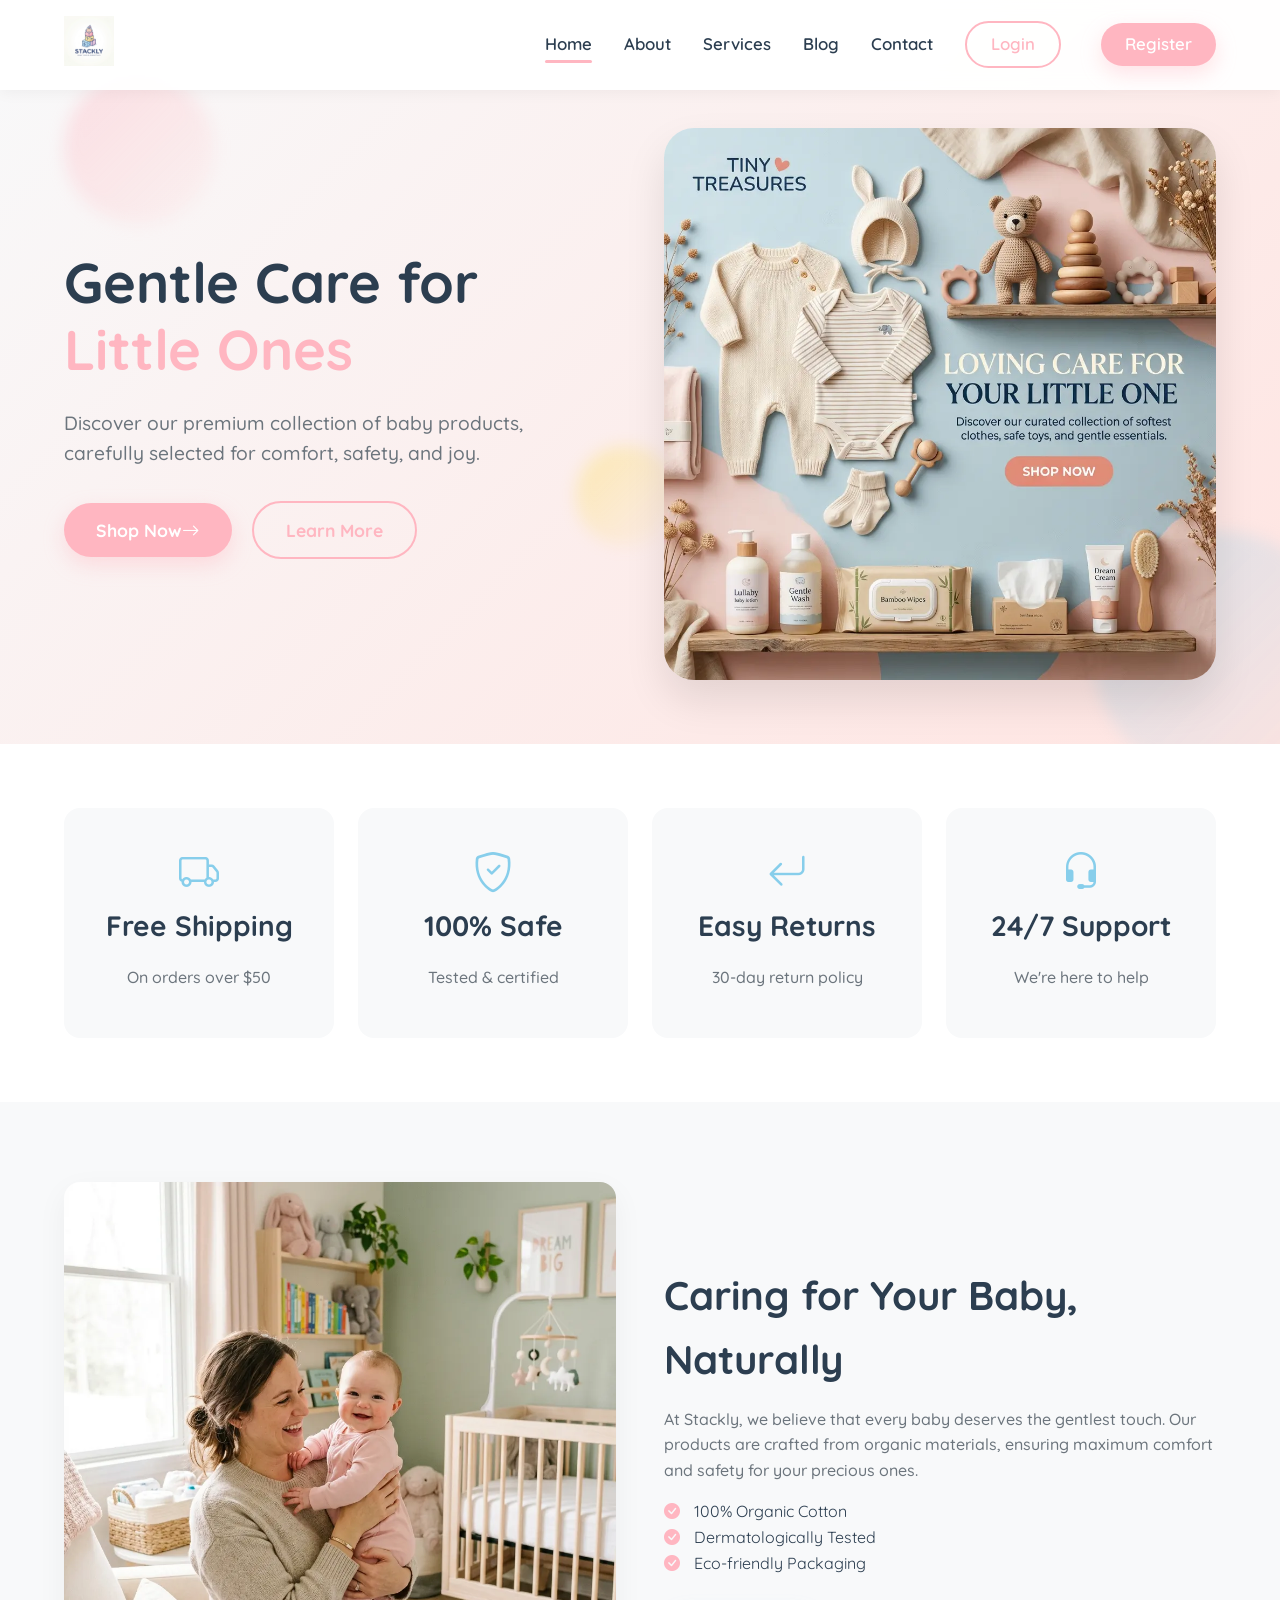
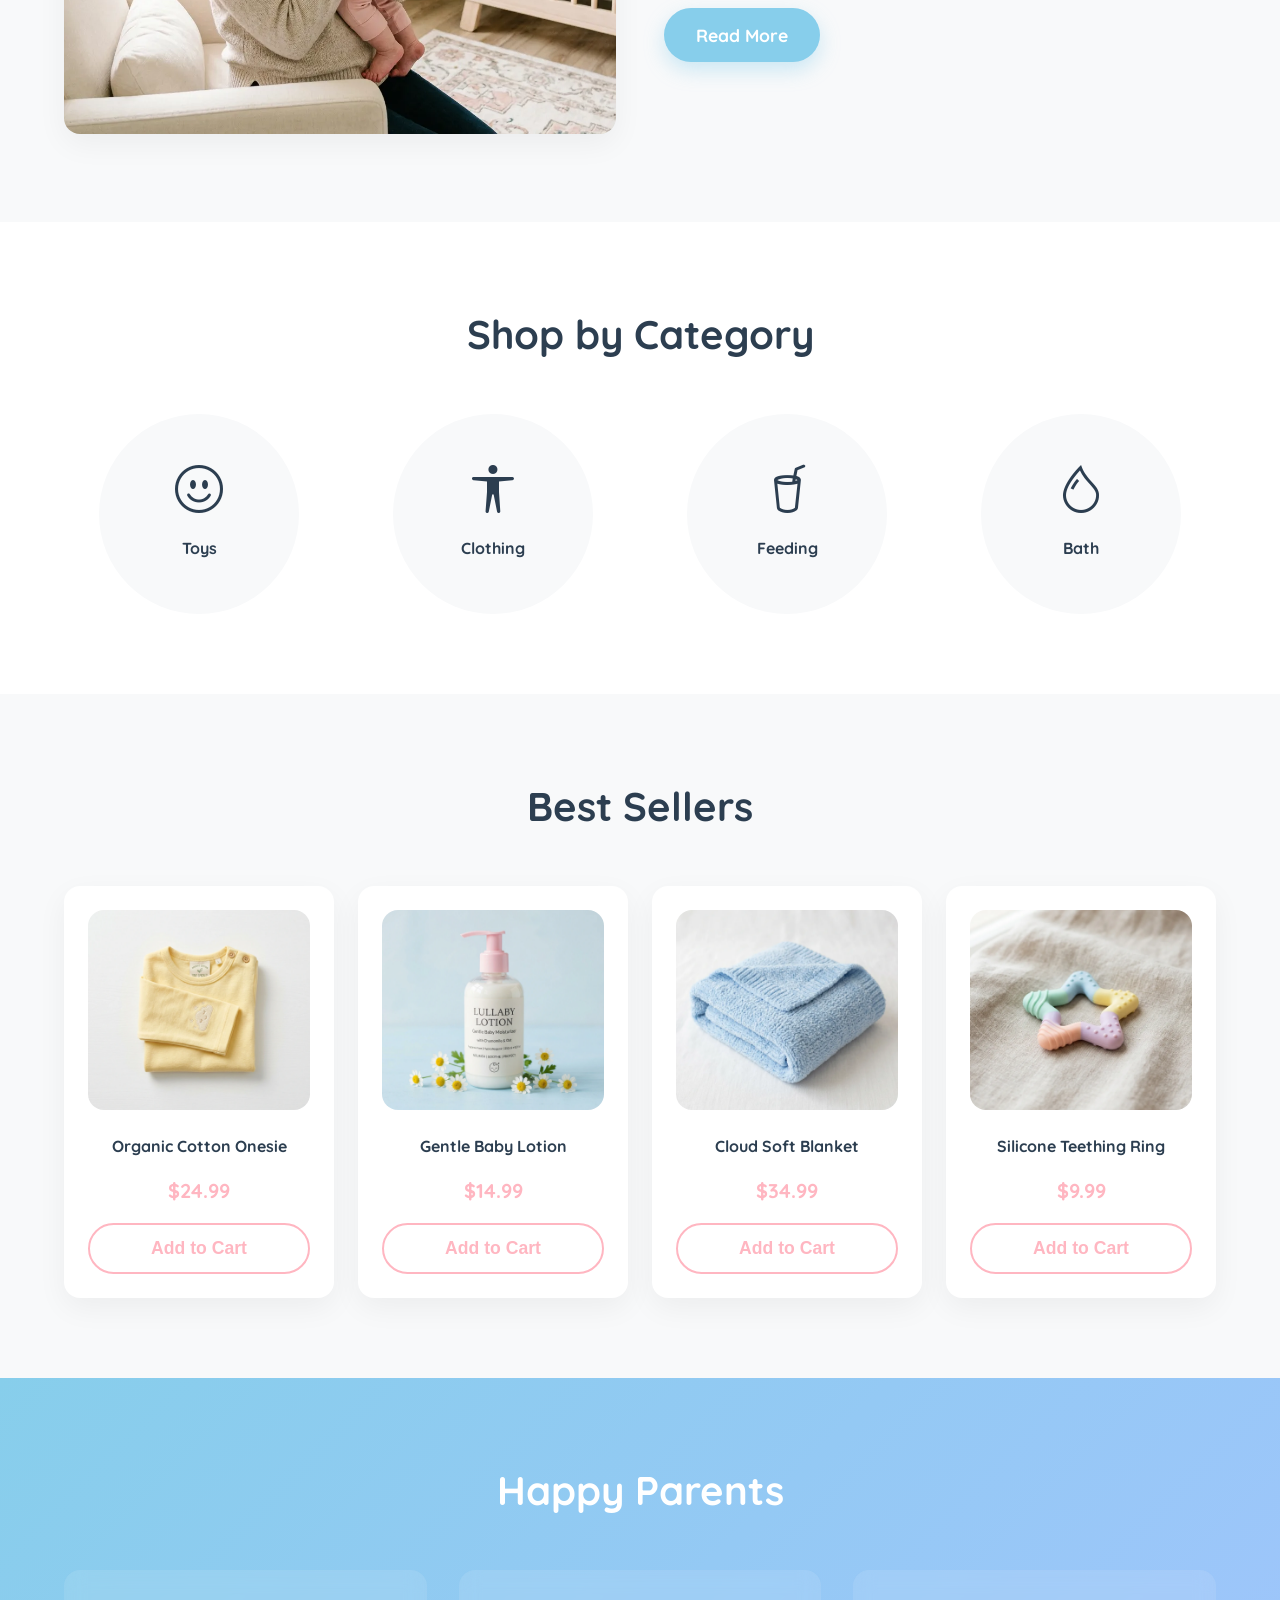
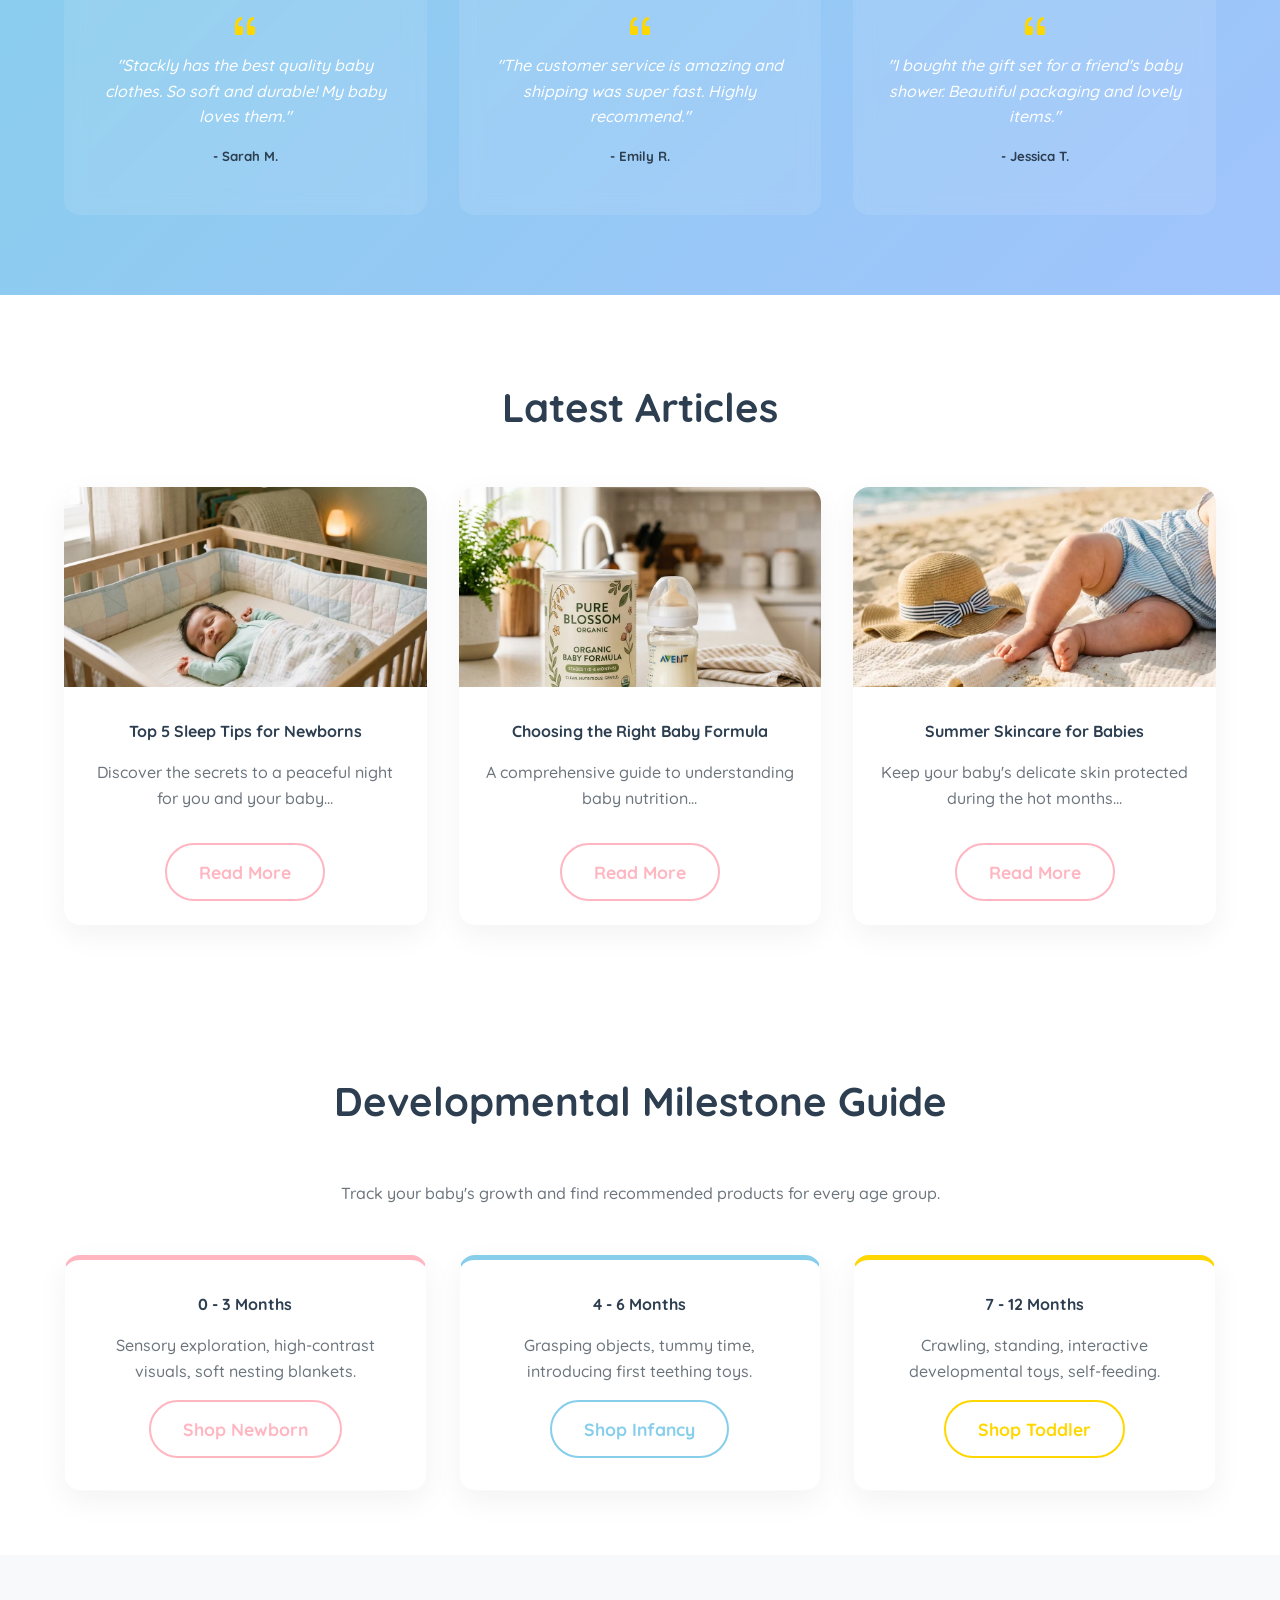
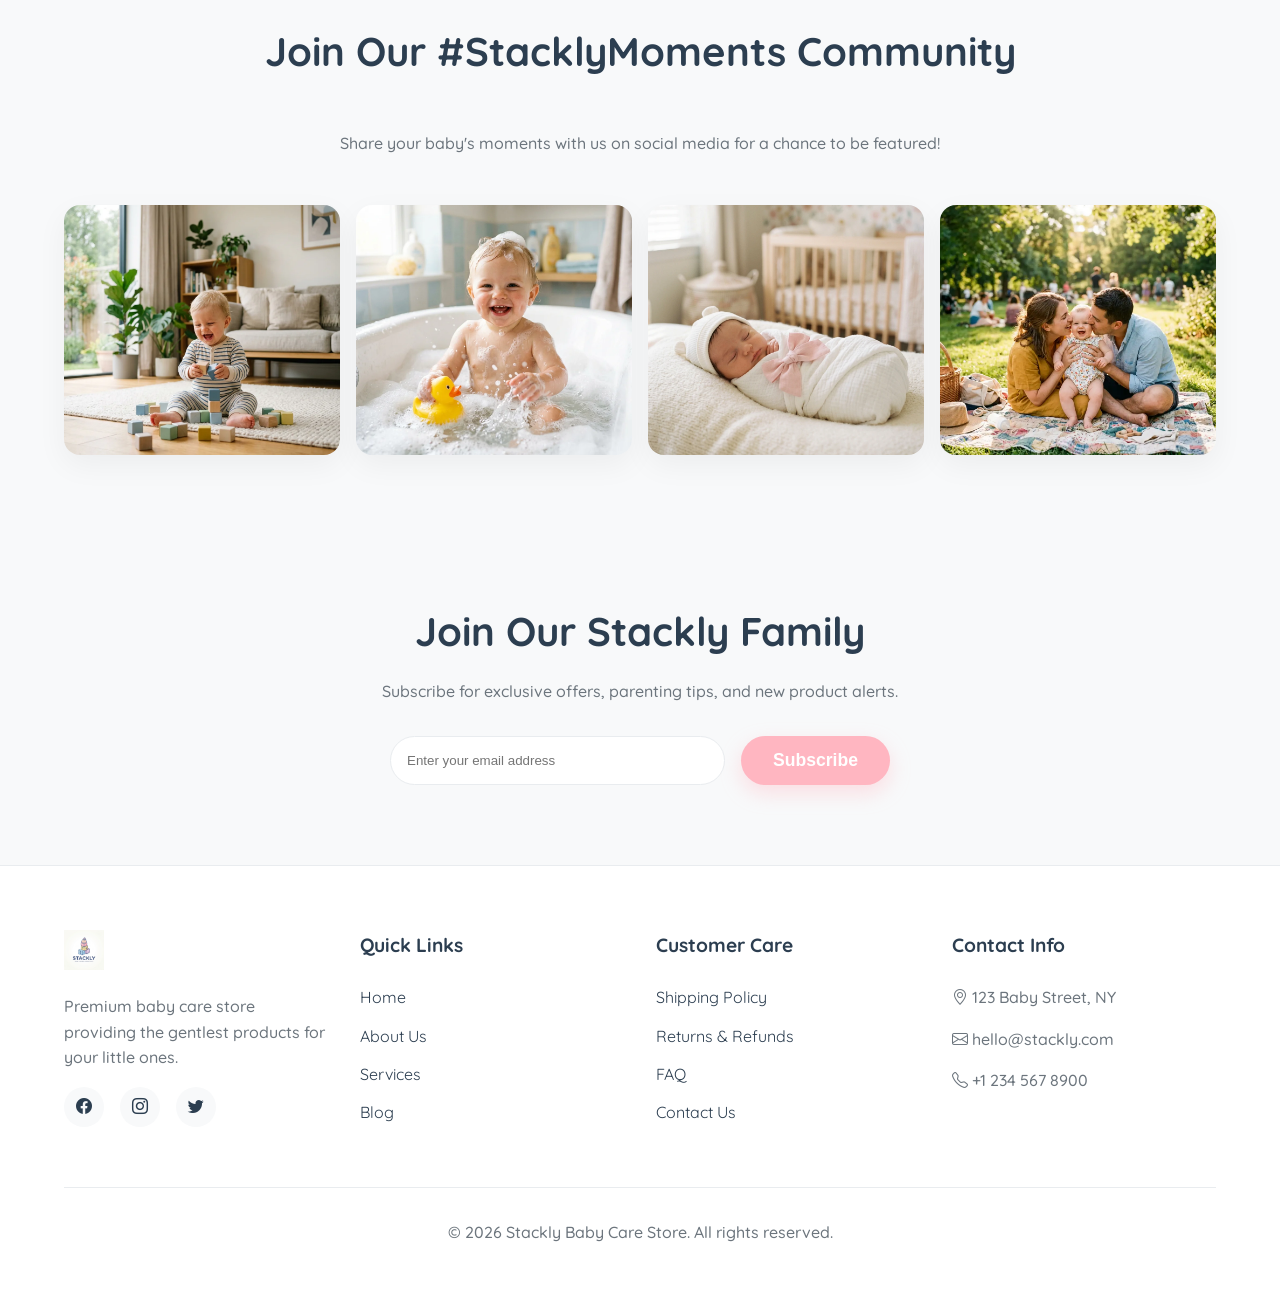
<file: index.html>
<!DOCTYPE html>
<html lang="en">
<head>
    <meta charset="UTF-8">
    <meta name="viewport" content="width=device-width, initial-scale=1.0">
    <title>Stackly | Premium Baby Care Store</title>
    <meta name="description" content="Stackly Baby Care Store - Premium products for your little ones.">
    <link href="https://cdn.jsdelivr.net/npm/bootstrap-icons@1.11.1/font/bootstrap-icons.css" rel="stylesheet">
    <link rel="stylesheet" href="assets/css/style_v3.css">
    <style>
        .hero-section {
            padding: 8rem 0 4rem;
            background: linear-gradient(135deg, var(--light), #FFE4E1);
            position: relative;
            overflow: hidden;
        }
        .hero-text h1 { color: var(--dark); margin-bottom: 1.5rem; position: relative; z-index: 1; }
        .hero-text h1 span { color: var(--primary); }
        .hero-text p { font-size: 1.2rem; margin-bottom: 2rem; max-width: 500px; position: relative; z-index: 1; }
        .hero-img { position: relative; z-index: 1; }
        .hero-img img { border-radius: 30px; box-shadow: 0 20px 40px rgba(0,0,0,0.1); animation: float 6s ease-in-out infinite; width: 100%; display: block; }
        
        /* Floating Shapes for Hero */
        .bubble {
            position: absolute;
            border-radius: 50%;
            background: linear-gradient(135deg, rgba(255, 182, 193, 0.4), rgba(255, 228, 225, 0.2));
            filter: blur(8px);
            z-index: 0;
            pointer-events: none;
        }
        .bubble-1 {
            width: 150px;
            height: 150px;
            top: 10%;
            left: 5%;
            animation: float-slow 8s ease-in-out infinite;
        }
        .bubble-2 {
            width: 250px;
            height: 250px;
            bottom: -5%;
            right: -5%;
            background: linear-gradient(135deg, rgba(135, 206, 235, 0.3), rgba(255, 228, 225, 0.2));
            animation: float-slow 12s ease-in-out infinite alternate;
        }
        .bubble-3 {
            width: 100px;
            height: 100px;
            top: 60%;
            left: 45%;
            background: linear-gradient(135deg, rgba(255, 215, 0, 0.25), rgba(255, 228, 225, 0.1));
            animation: float-slow 10s ease-in-out infinite 2s;
        }

        .features { padding: 4rem 0; background: var(--white); }
        .feature-box { text-align: center; padding: 2rem; border-radius: var(--radius); background: var(--light); transition: var(--transition); }
        .feature-box:hover { transform: translateY(-5px); box-shadow: var(--shadow); background: var(--white); }
        .feature-icon { font-size: 2.5rem; color: var(--secondary); margin-bottom: 1rem; }
        
        .about-snippet { padding: 5rem 0; background: var(--light); }
        .about-img img { border-radius: var(--radius); box-shadow: var(--shadow); }
        
        .categories { padding: 5rem 0; background: var(--white); }
        .cat-card { text-align: center; padding: 2rem; background: var(--light); border-radius: 50%; width: 200px; height: 200px; margin: 0 auto; display: flex; flex-direction: column; justify-content: center; align-items: center; transition: var(--transition); cursor: pointer; }
        .cat-card:hover { background: var(--primary); color: var(--white); transform: scale(1.05); }
        .cat-card i { font-size: 3rem; margin-bottom: 0.5rem; }
        
        .products { padding: 5rem 0; background: var(--light); }
        .product-card { background: var(--white); padding: 1.5rem; border-radius: var(--radius); text-align: center; transition: var(--transition); box-shadow: var(--shadow); }
        .product-card:hover { transform: translateY(-10px); box-shadow: var(--shadow-hover); }
        .product-card .price { color: var(--primary); font-weight: 700; font-size: 1.25rem; margin: 1rem 0; }
        .product-card img { height: 200px; object-fit: cover; border-radius: var(--radius); margin-bottom: 1rem; background: var(--gray-light); width: 100%; }
        
        .testimonials { padding: 5rem 0; background: linear-gradient(135deg, var(--secondary), #A1C4FD); color: var(--white); text-align: center; }
        .testimonials h2 { color: var(--white); }
        .testimonial-card { background: rgba(255,255,255,0.1); backdrop-filter: blur(10px); padding: 2rem; border-radius: var(--radius); margin-top: 2rem; }
        .testimonial-card p { color: var(--white); font-style: italic; }
        
        .blog-snippet { padding: 5rem 0; background: var(--white); }
        .blog-card { border-radius: var(--radius); overflow: hidden; box-shadow: var(--shadow); transition: var(--transition); }
        .blog-card:hover { transform: translateY(-5px); box-shadow: var(--shadow-hover); }
        .blog-content { padding: 1.5rem; }
        .blog-card img { width: 100%; height: 200px; object-fit: cover; background: var(--gray-light); }
        /* Responsiveness for index.html elements */
        @media (max-width: 991px) {
            .hero-section {
                padding: 7rem 0 3rem;
                text-align: center;
            }
            .hero-text p {
                margin: 0 auto 2rem;
            }
            .hero-text .btn-outline {
                margin-left: 0 !important;
            }
            .hero-text .btn {
                margin: 0.5rem;
            }
        }
        @media (max-width: 768px) {
            .hero-text .btn {
                width: 100%;
                margin: 0.5rem 0;
            }
        }
    </style>
</head>
<body>

    <!-- Header -->
    <header>
        <div class="container navbar">
            <a href="index.html" class="logo">
                <img src="assets/images/logo.webp" alt="Stackly Logo">
            </a>
            <nav class="nav-links">
                <a href="index.html" class="active">Home</a>
                <a href="about.html">About</a>
                <a href="services.html">Services</a>
                <a href="blog.html">Blog</a>
                <a href="contact.html">Contact</a>
                <a href="login.html" class="btn btn-outline" style="padding: 0.5rem 1.5rem; margin-right: 0.5rem;">Login</a><a href="register.html" class="btn btn-primary" style="color: white; padding: 0.5rem 1.5rem;">Register</a>
            </nav>
            <div class="mobile-menu-btn">
                <i class="bi bi-list"></i>
            </div>
        </div>
    </header>

    <!-- 1. Hero Section -->
    <section class="hero-section">
        <!-- Floating Shapes -->
        <div class="bubble bubble-1"></div>
        <div class="bubble bubble-2"></div>
        <div class="bubble bubble-3"></div>

        <div class="container grid-2">
            <div class="hero-text">
                <h1 class="animate-up delay-1">Gentle Care for <span>Little Ones</span></h1>
                <p class="animate-up delay-2">Discover our premium collection of baby products, carefully selected for comfort, safety, and joy.</p>
                <div class="animate-up delay-3" style="display: inline-block; width: 100%;">
                    <a href="404.html" class="btn btn-primary">Shop Now <i class="bi bi-arrow-right ms-2"></i></a>
                    <a href="404.html" class="btn btn-outline" style="margin-left: 1rem;">Learn More</a>
                </div>
            </div>
            <div class="hero-img animate-scale-in delay-2">
                <img src="assets/images/hero.webp" alt="Baby Care Hero">
            </div>
        </div>
    </section>

    <!-- 2. Features -->
    <section class="features">
        <div class="container grid-4 reveal">
            <div class="feature-box reveal-scale">
                <i class="bi bi-truck feature-icon"></i>
                <h3>Free Shipping</h3>
                <p>On orders over $50</p>
            </div>
            <div class="feature-box">
                <i class="bi bi-shield-check feature-icon"></i>
                <h3>100% Safe</h3>
                <p>Tested & certified</p>
            </div>
            <div class="feature-box">
                <i class="bi bi-arrow-return-left feature-icon"></i>
                <h3>Easy Returns</h3>
                <p>30-day return policy</p>
            </div>
            <div class="feature-box">
                <i class="bi bi-headset feature-icon"></i>
                <h3>24/7 Support</h3>
                <p>We're here to help</p>
            </div>
        </div>
    </section>

    <!-- 3. About Snippet -->
    <section class="about-snippet">
        <div class="container grid-2">
            <div class="about-img reveal-left">
                <img src="assets/images/about.webp" alt="About Stackly">
            </div>
            <div class="about-text reveal-right">
                <h2>Caring for Your Baby, Naturally</h2>
                <p>At Stackly, we believe that every baby deserves the gentlest touch. Our products are crafted from organic materials, ensuring maximum comfort and safety for your precious ones.</p>
                <ul style="margin-bottom: 2rem;">
                    <li><i class="bi bi-check-circle-fill text-primary" style="color: var(--primary); margin-right: 10px;"></i> 100% Organic Cotton</li>
                    <li><i class="bi bi-check-circle-fill text-primary" style="color: var(--primary); margin-right: 10px;"></i> Dermatologically Tested</li>
                    <li><i class="bi bi-check-circle-fill text-primary" style="color: var(--primary); margin-right: 10px;"></i> Eco-friendly Packaging</li>
                </ul>
                <a href="about.html" class="btn btn-secondary">Read More</a>
            </div>
        </div>
    </section>

    <!-- 4. Featured Categories -->
    <section class="categories text-center">
        <div class="container reveal">
            <h2 class="mb-5">Shop by Category</h2>
            <div class="grid-4">
                <div class="cat-card" onclick="window.location.href='404.html'">
                    <i class="bi bi-emoji-smile"></i>
                    <h4>Toys</h4>
                </div>
                <div class="cat-card" onclick="window.location.href='404.html'">
                    <i class="bi bi-universal-access"></i>
                    <h4>Clothing</h4>
                </div>
                <div class="cat-card" onclick="window.location.href='404.html'">
                    <i class="bi bi-cup-straw"></i>
                    <h4>Feeding</h4>
                </div>
                <div class="cat-card" onclick="window.location.href='404.html'">
                    <i class="bi bi-droplet"></i>
                    <h4>Bath</h4>
                </div>
            </div>
        </div>
    </section>

    <!-- 5. Best Sellers -->
    <section class="products text-center">
        <div class="container reveal">
            <h2 class="mb-5">Best Sellers</h2>
            <div class="grid-4">
                <div class="product-card">
                    <img src="assets/images/product_onesie.webp" alt="Organic Onesie">
                    <h4>Organic Cotton Onesie</h4>
                    <div class="price">$24.99</div>
                    <button class="btn btn-outline" style="width: 100%;">Add to Cart</button>
                </div>
                <div class="product-card">
                    <img src="assets/images/product_lotion.webp" alt="Baby Lotion">
                    <h4>Gentle Baby Lotion</h4>
                    <div class="price">$14.99</div>
                    <button class="btn btn-outline" style="width: 100%;">Add to Cart</button>
                </div>
                <div class="product-card">
                    <img src="assets/images/product_blanket.webp" alt="Soft Blanket">
                    <h4>Cloud Soft Blanket</h4>
                    <div class="price">$34.99</div>
                    <button class="btn btn-outline" style="width: 100%;">Add to Cart</button>
                </div>
                <div class="product-card">
                    <img src="assets/images/product_teether.webp" alt="Teething Toy">
                    <h4>Silicone Teething Ring</h4>
                    <div class="price">$9.99</div>
                    <button class="btn btn-outline" style="width: 100%;">Add to Cart</button>
                </div>
            </div>
        </div>
    </section>

    <!-- 6. Testimonials -->
    <section class="testimonials">
        <div class="container reveal">
            <h2>Happy Parents</h2>
            <div class="grid-3">
                <div class="testimonial-card">
                    <i class="bi bi-quote fs-1" style="font-size: 2rem; color: var(--accent);"></i>
                    <p>"Stackly has the best quality baby clothes. So soft and durable! My baby loves them."</p>
                    <h5 class="mt-3">- Sarah M.</h5>
                </div>
                <div class="testimonial-card">
                    <i class="bi bi-quote fs-1" style="font-size: 2rem; color: var(--accent);"></i>
                    <p>"The customer service is amazing and shipping was super fast. Highly recommend."</p>
                    <h5 class="mt-3">- Emily R.</h5>
                </div>
                <div class="testimonial-card">
                    <i class="bi bi-quote fs-1" style="font-size: 2rem; color: var(--accent);"></i>
                    <p>"I bought the gift set for a friend's baby shower. Beautiful packaging and lovely items."</p>
                    <h5 class="mt-3">- Jessica T.</h5>
                </div>
            </div>
        </div>
    </section>

    <!-- 7. Latest Blog -->
    <section class="blog-snippet text-center">
        <div class="container reveal">
            <h2 class="mb-5">Latest Articles</h2>
            <div class="grid-3">
                <div class="blog-card">
                    <img src="assets/images/blog_sleep.webp" alt="Blog 1">
                    <div class="blog-content">
                        <h4>Top 5 Sleep Tips for Newborns</h4>
                        <p>Discover the secrets to a peaceful night for you and your baby...</p>
                        <a href="404.html" class="btn btn-outline" style="margin-top: 1rem;">Read More</a>
                    </div>
                </div>
                <div class="blog-card">
                    <img src="assets/images/blog_formula.webp" alt="Blog 2">
                    <div class="blog-content">
                        <h4>Choosing the Right Baby Formula</h4>
                        <p>A comprehensive guide to understanding baby nutrition...</p>
                        <a href="404.html" class="btn btn-outline" style="margin-top: 1rem;">Read More</a>
                    </div>
                </div>
                <div class="blog-card">
                    <img src="assets/images/blog_skincare.webp" alt="Blog 3">
                    <div class="blog-content">
                        <h4>Summer Skincare for Babies</h4>
                        <p>Keep your baby's delicate skin protected during the hot months...</p>
                        <a href="404.html" class="btn btn-outline" style="margin-top: 1rem;">Read More</a>
                    </div>
                </div>
            </div>
        </div>
    </section>

    <!-- 8. Milestone Guide (New Section) -->
    <section class="py-5" style="background: var(--white);">
        <div class="container reveal text-center">
            <h2 class="mb-5">Developmental Milestone Guide</h2>
            <p class="text-gray mb-5" style="max-width: 600px; margin: 0 auto 3rem;">Track your baby's growth and find recommended products for every age group.</p>
            <div class="grid-3">
                <div class="card" style="border-top: 5px solid var(--primary);">
                    <h4>0 - 3 Months</h4>
                    <p class="text-gray">Sensory exploration, high-contrast visuals, soft nesting blankets.</p>
                    <a href="404.html" class="btn btn-outline mt-3" style="border-color: var(--primary); color: var(--primary);">Shop Newborn</a>
                </div>
                <div class="card" style="border-top: 5px solid var(--secondary);">
                    <h4>4 - 6 Months</h4>
                    <p class="text-gray">Grasping objects, tummy time, introducing first teething toys.</p>
                    <a href="404.html" class="btn btn-outline mt-3" style="border-color: var(--secondary); color: var(--secondary);">Shop Infancy</a>
                </div>
                <div class="card" style="border-top: 5px solid var(--accent);">
                    <h4>7 - 12 Months</h4>
                    <p class="text-gray">Crawling, standing, interactive developmental toys, self-feeding.</p>
                    <a href="404.html" class="btn btn-outline mt-3" style="border-color: var(--accent); color: var(--accent);">Shop Toddler</a>
                </div>
            </div>
        </div>
    </section>

    <!-- 9. Community / Instagram Feed (New Section) -->
    <section class="py-5 bg-light" style="background: var(--light);">
        <div class="container reveal text-center">
            <h2 class="mb-5">Join Our #StacklyMoments Community</h2>
            <p class="text-gray mb-5">Share your baby's moments with us on social media for a chance to be featured!</p>
            <div class="grid-4" style="gap: 1rem;">
                <div class="instagram-item" onclick="window.location.href='404.html'">
                    <img src="assets/images/social_baby_giggle.webp" alt="Happy baby playing">
                    <div class="instagram-overlay">
                        <i class="bi bi-instagram"></i>
                    </div>
                </div>
                <div class="instagram-item" onclick="window.location.href='404.html'">
                    <img src="assets/images/social_baby_bath.webp" alt="Baby bubble bath splash">
                    <div class="instagram-overlay">
                        <i class="bi bi-instagram"></i>
                    </div>
                </div>
                <div class="instagram-item" onclick="window.location.href='404.html'">
                    <img src="assets/images/social_baby_swaddle.webp" alt="Sleeping newborn baby">
                    <div class="instagram-overlay">
                        <i class="bi bi-instagram"></i>
                    </div>
                </div>
                <div class="instagram-item" onclick="window.location.href='404.html'">
                    <img src="assets/images/social_baby_park.webp" alt="Baby with parents in park">
                    <div class="instagram-overlay">
                        <i class="bi bi-instagram"></i>
                    </div>
                </div>
            </div>
        </div>
    </section>

    <!-- 10. Newsletter & Footer -->
    <section class="newsletter">
        <div class="container reveal-scale">
            <h2>Join Our Stackly Family</h2>
            <p>Subscribe for exclusive offers, parenting tips, and new product alerts.</p>
            <form class="newsletter-form">
                <input type="email" placeholder="Enter your email address" required>
                <button type="submit" class="btn btn-primary">Subscribe</button>
            </form>
        </div>
    </section>

    <footer>
        <div class="container">
            <div class="footer-grid">
                <div class="footer-col">
                    <img src="assets/images/logo.webp" alt="Stackly Logo" style="height: 40px; margin-bottom: 1rem;">
                    <p>Premium baby care store providing the gentlest products for your little ones.</p>
                    <div class="social-links">
                        <a href="404.html" class="social-link"><i class="bi bi-facebook"></i></a>
                        <a href="404.html" class="social-link"><i class="bi bi-instagram"></i></a>
                        <a href="404.html" class="social-link"><i class="bi bi-twitter"></i></a>
                    </div>
                </div>
                <div class="footer-col">
                    <h4>Quick Links</h4>
                    <ul class="footer-links">
                        <li><a href="index.html">Home</a></li>
                        <li><a href="about.html">About Us</a></li>
                        <li><a href="services.html">Services</a></li>
                        <li><a href="blog.html">Blog</a></li>
                    </ul>
                </div>
                <div class="footer-col">
                    <h4>Customer Care</h4>
                    <ul class="footer-links">
                        <li><a href="404.html">Shipping Policy</a></li>
                        <li><a href="404.html">Returns & Refunds</a></li>
                        <li><a href="404.html">FAQ</a></li>
                        <li><a href="contact.html">Contact Us</a></li>
                    </ul>
                </div>
                <div class="footer-col">
                    <h4>Contact Info</h4>
                    <p><i class="bi bi-geo-alt me-2"></i> 123 Baby Street, NY</p>
                    <p><i class="bi bi-envelope me-2"></i> hello@stackly.com</p>
                    <p><i class="bi bi-telephone me-2"></i> +1 234 567 8900</p>
                </div>
            </div>
            <div class="footer-bottom">
                <p>&copy; 2026 Stackly Baby Care Store. All rights reserved.</p>
            </div>
        </div>
    </footer>

    <script src="assets/js/main.js"></script>
</body>
</html>
</file>
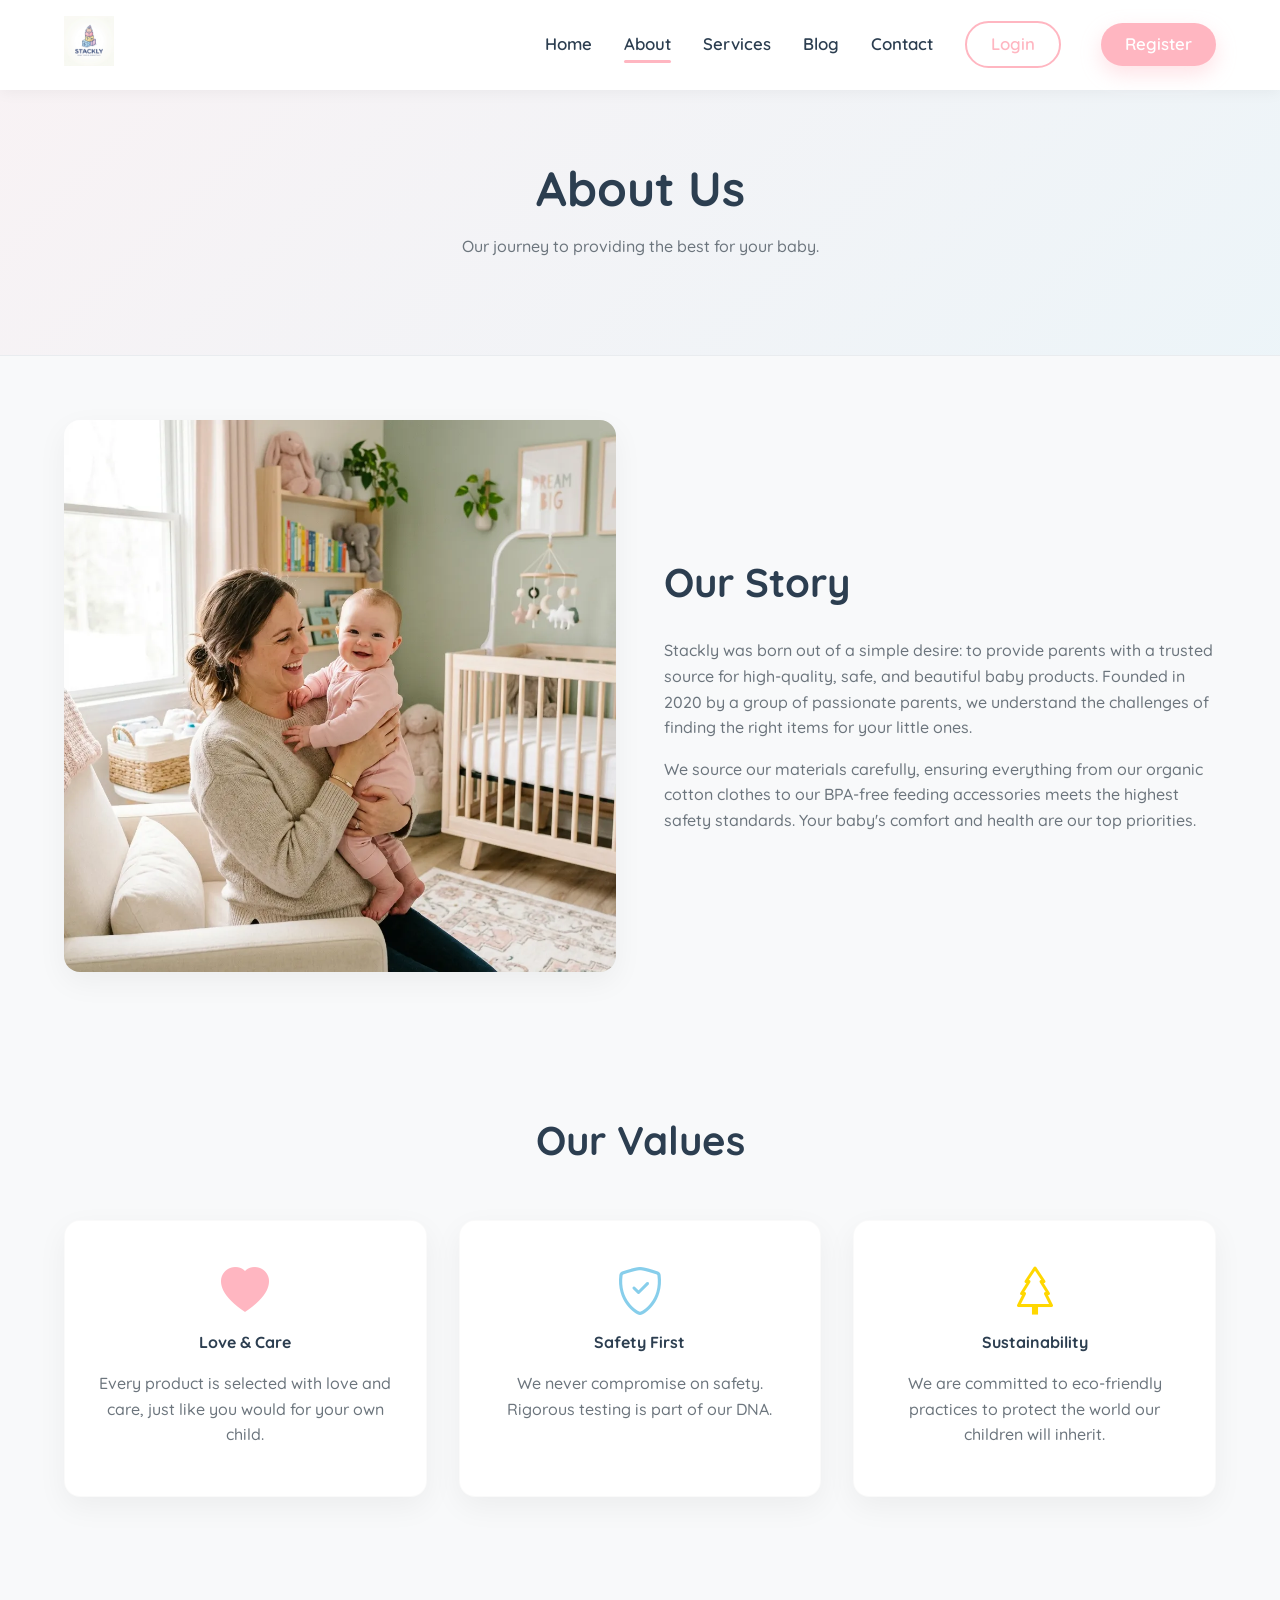
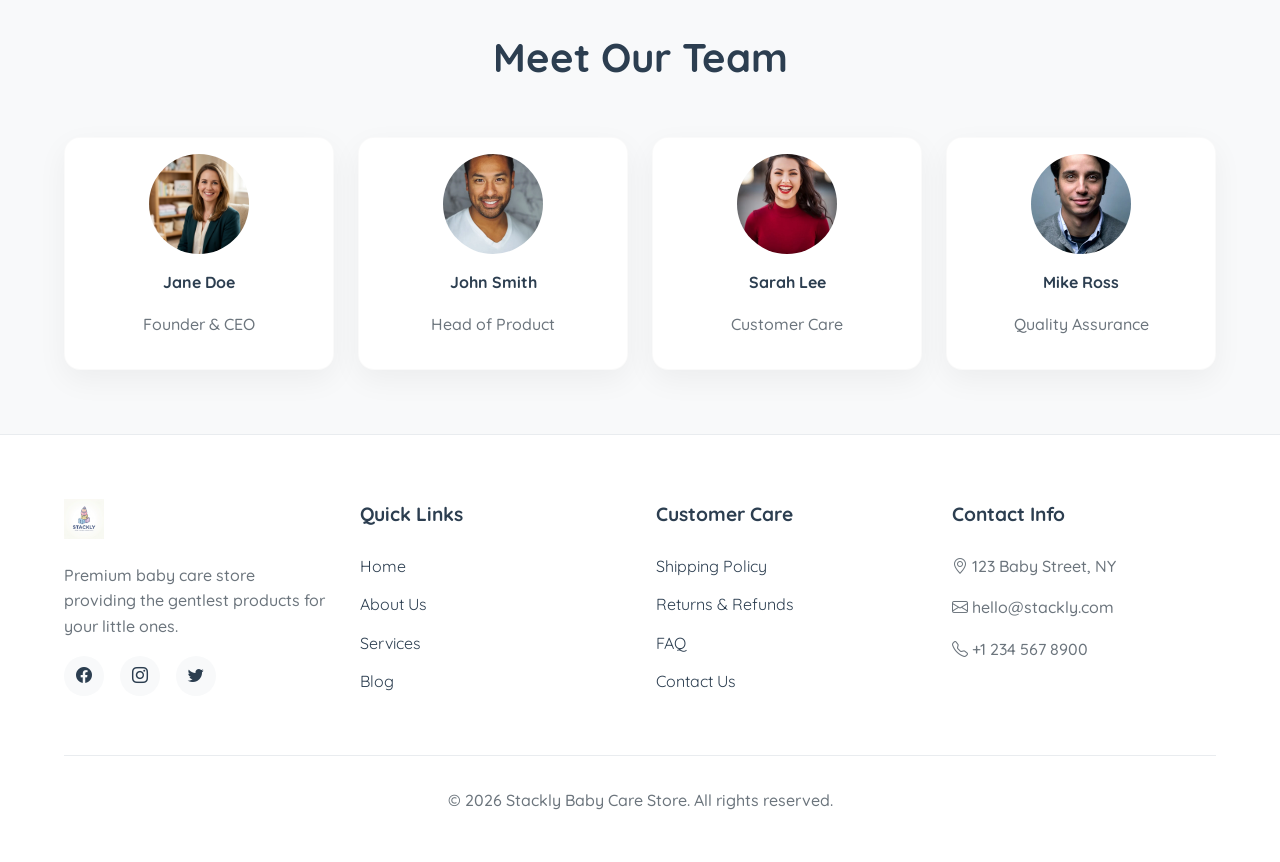
<file: about.html>
<!DOCTYPE html>
<html lang="en">
<head>
    <meta charset="UTF-8">
    <meta name="viewport" content="width=device-width, initial-scale=1.0">
    <title>About Us | Stackly Baby Care Store</title>
    <meta name="description" content="Learn more about Stackly Baby Care Store.">
    <link href="https://cdn.jsdelivr.net/npm/bootstrap-icons@1.11.1/font/bootstrap-icons.css" rel="stylesheet">
    <link rel="stylesheet" href="assets/css/style_v3.css">
</head>
<body>

    <!-- Header -->
    <header>
        <div class="container navbar">
            <a href="index.html" class="logo">
                <img src="assets/images/logo.webp" alt="Stackly Logo">
            </a>
            <nav class="nav-links">
                <a href="index.html">Home</a>
                <a href="about.html" class="active">About</a>
                <a href="services.html">Services</a>
                <a href="blog.html">Blog</a>
                <a href="contact.html">Contact</a>
                <a href="login.html" class="btn btn-outline" style="padding: 0.5rem 1.5rem; margin-right: 0.5rem;">Login</a><a href="register.html" class="btn btn-primary" style="color: white; padding: 0.5rem 1.5rem;">Register</a>
            </nav>
            <div class="mobile-menu-btn">
                <i class="bi bi-list"></i>
            </div>
        </div>
    </header>

    <!-- 1. Page Header -->
    <section class="page-header">
        <div class="container animate-fade">
            <h1>About Us</h1>
            <p>Our journey to providing the best for your baby.</p>
        </div>
    </section>

    <!-- 2. Our Story -->
    <section class="py-5">
        <div class="container grid-2 reveal">
            <div class="reveal-left">
                <img src="assets/images/about.webp" alt="Our Story" style="border-radius: var(--radius); box-shadow: var(--shadow);">
            </div>
            <div class="reveal-right">
                <h2 class="mb-5" style="margin-bottom: 1.5rem;">Our Story</h2>
                <p>Stackly was born out of a simple desire: to provide parents with a trusted source for high-quality, safe, and beautiful baby products. Founded in 2020 by a group of passionate parents, we understand the challenges of finding the right items for your little ones.</p>
                <p>We source our materials carefully, ensuring everything from our organic cotton clothes to our BPA-free feeding accessories meets the highest safety standards. Your baby's comfort and health are our top priorities.</p>
            </div>
        </div>
    </section>

    <!-- 3. Our Values -->
    <section class="py-5 bg-light" style="background: var(--light);">
        <div class="container text-center reveal-scale">
            <h2 class="mb-5">Our Values</h2>
            <div class="grid-3">
                <div class="card">
                    <i class="bi bi-heart-fill fs-1" style="font-size: 3rem; color: var(--primary); margin-bottom: 1rem;"></i>
                    <h4>Love & Care</h4>
                    <p>Every product is selected with love and care, just like you would for your own child.</p>
                </div>
                <div class="card">
                    <i class="bi bi-shield-check fs-1" style="font-size: 3rem; color: var(--secondary); margin-bottom: 1rem;"></i>
                    <h4>Safety First</h4>
                    <p>We never compromise on safety. Rigorous testing is part of our DNA.</p>
                </div>
                <div class="card">
                    <i class="bi bi-tree fs-1" style="font-size: 3rem; color: var(--accent); margin-bottom: 1rem;"></i>
                    <h4>Sustainability</h4>
                    <p>We are committed to eco-friendly practices to protect the world our children will inherit.</p>
                </div>
            </div>
        </div>
    </section>

    <!-- 4. Meet The Team -->
    <section class="py-5">
        <div class="container text-center reveal">
            <h2 class="mb-5">Meet Our Team</h2>
            <div class="grid-4">
                <div class="card" style="padding: 1rem;">
                    <img src="assets/images/team_jane.webp" alt="Jane Doe" style="width: 100px; height: 100px; border-radius: 50%; object-fit: cover; margin: 0 auto 1rem; display: block;">
                    <h4>Jane Doe</h4>
                    <p>Founder & CEO</p>
                </div>
                <div class="card" style="padding: 1rem;">
                    <img src="assets/images/team_john.webp" alt="John Smith" style="width: 100px; height: 100px; border-radius: 50%; object-fit: cover; margin: 0 auto 1rem; display: block;">
                    <h4>John Smith</h4>
                    <p>Head of Product</p>
                </div>
                <div class="card" style="padding: 1rem;">
                    <img src="assets/images/team_sarah.webp" alt="Sarah Lee" style="width: 100px; height: 100px; border-radius: 50%; object-fit: cover; margin: 0 auto 1rem; display: block;">
                    <h4>Sarah Lee</h4>
                    <p>Customer Care</p>
                </div>
                <div class="card" style="padding: 1rem;">
                    <img src="assets/images/team_mike.webp" alt="Mike Ross" style="width: 100px; height: 100px; border-radius: 50%; object-fit: cover; margin: 0 auto 1rem; display: block;">
                    <h4>Mike Ross</h4>
                    <p>Quality Assurance</p>
                </div>
            </div>
        </div>
    </section>

    <!-- Footer -->
    <footer>
        <div class="container">
            <div class="footer-grid">
                <div class="footer-col">
                    <img src="assets/images/logo.webp" alt="Stackly Logo" style="height: 40px; margin-bottom: 1rem;">
                    <p>Premium baby care store providing the gentlest products for your little ones.</p>
                    <div class="social-links">
                        <a href="404.html" class="social-link"><i class="bi bi-facebook"></i></a>
                        <a href="404.html" class="social-link"><i class="bi bi-instagram"></i></a>
                        <a href="404.html" class="social-link"><i class="bi bi-twitter"></i></a>
                    </div>
                </div>
                <div class="footer-col">
                    <h4>Quick Links</h4>
                    <ul class="footer-links">
                        <li><a href="index.html">Home</a></li>
                        <li><a href="about.html">About Us</a></li>
                        <li><a href="services.html">Services</a></li>
                        <li><a href="blog.html">Blog</a></li>
                    </ul>
                </div>
                <div class="footer-col">
                    <h4>Customer Care</h4>
                    <ul class="footer-links">
                        <li><a href="404.html">Shipping Policy</a></li>
                        <li><a href="404.html">Returns & Refunds</a></li>
                        <li><a href="404.html">FAQ</a></li>
                        <li><a href="contact.html">Contact Us</a></li>
                    </ul>
                </div>
                <div class="footer-col">
                    <h4>Contact Info</h4>
                    <p><i class="bi bi-geo-alt me-2"></i> 123 Baby Street, NY</p>
                    <p><i class="bi bi-envelope me-2"></i> hello@stackly.com</p>
                    <p><i class="bi bi-telephone me-2"></i> +1 234 567 8900</p>
                </div>
            </div>
            <div class="footer-bottom">
                <p>&copy; 2026 Stackly Baby Care Store. All rights reserved.</p>
            </div>
        </div>
    </footer>

    <script src="assets/js/main.js"></script>
</body>
</html>
</file>
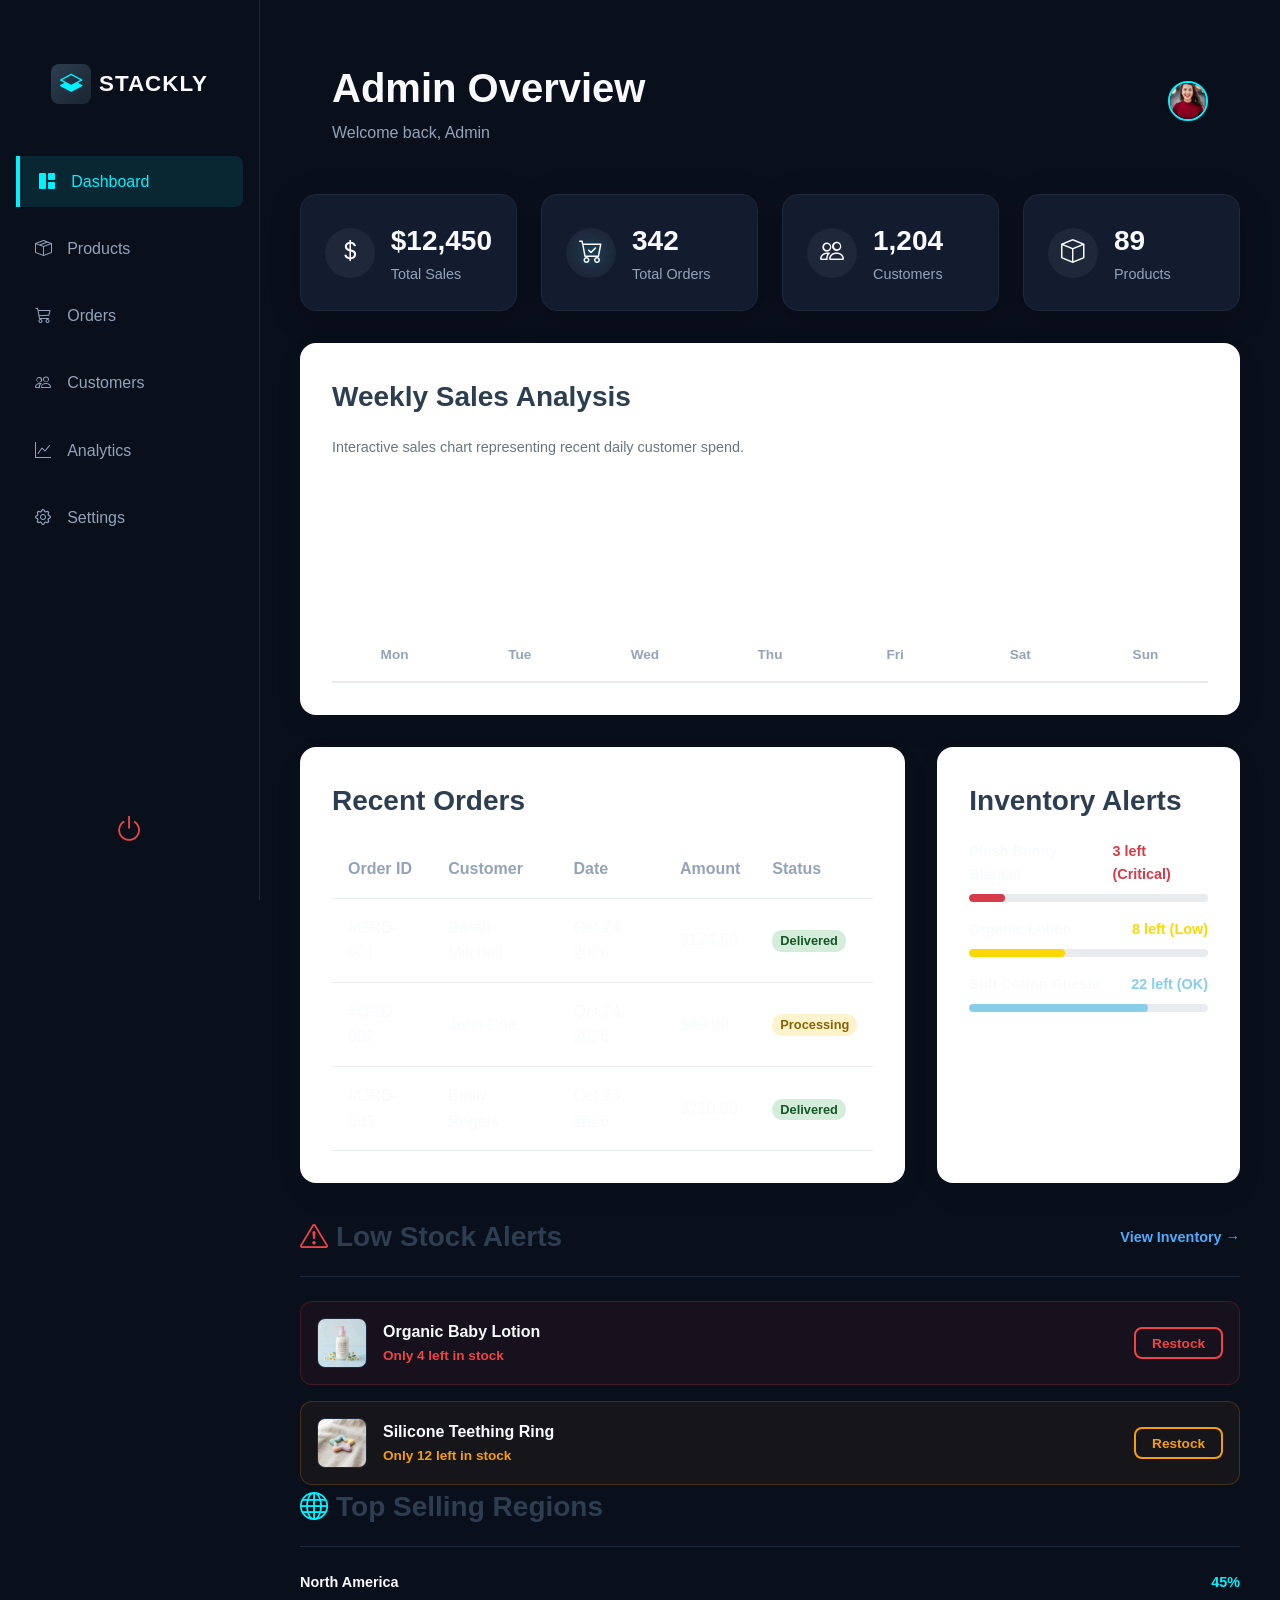
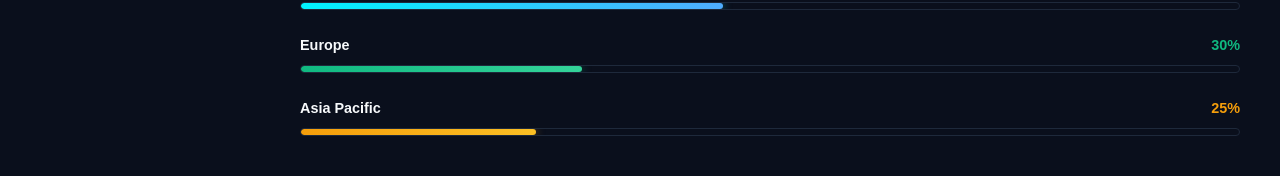
<file: admin-dashboard.html>
<!DOCTYPE html>
<html lang="en">
<head>
    <meta charset="UTF-8">
    <meta name="viewport" content="width=device-width, initial-scale=1.0">
    <title>Admin Dashboard | Stackly Baby Care Store</title>
    <link href="https://cdn.jsdelivr.net/npm/bootstrap-icons@1.11.1/font/bootstrap-icons.css" rel="stylesheet">
    <link rel="stylesheet" href="assets/css/style_v3.css">
    <style>
        body { background: var(--light); min-height: 100vh; overflow-x: hidden; }
        .sidebar {
            width: 250px;
            background: var(--white);
            border-right: 1px solid var(--gray-light);
            padding: 2rem 0;
            display: flex;
            flex-direction: column;
            position: fixed;
            top: 0;
            left: 0;
            height: 100vh;
            z-index: 10;
        }
        .sidebar-logo { padding: 0 2rem; margin-bottom: 2rem; text-align: center; }
        .sidebar-logo a { display: inline-block; transition: var(--transition); }
        .sidebar-logo a:hover { transform: scale(1.03); }
        .sidebar-menu { flex: 1; display: flex; flex-direction: column; gap: 0.5rem; }
        .sidebar-menu a {
            padding: 1rem 2rem;
            color: var(--text-muted);
            font-weight: 600;
            display: flex;
            align-items: center;
            gap: 1rem;
            transition: var(--transition);
        }
        .sidebar-menu a:hover, .sidebar-menu a.active {
            background: rgba(255,182,193,0.1);
            color: var(--primary);
            border-right: 3px solid var(--primary);
        }
        .main-content { flex: 1; margin-left: 250px; padding: 2rem; max-width: 100%; overflow-x: hidden; box-sizing: border-box; }
        .header { display: flex; justify-content: space-between; align-items: center; margin-bottom: 2rem; background: var(--white); padding: 1rem 2rem; border-radius: var(--radius); box-shadow: var(--shadow); }
        .stats-grid { display: grid; grid-template-columns: repeat(4, minmax(0, 1fr)); gap: 1.5rem; margin-bottom: 2rem; }
        .stat-card { background: var(--white); padding: 1.5rem; border-radius: var(--radius); box-shadow: var(--shadow); display: flex; align-items: center; gap: 1rem; }
        .stat-icon { width: 50px; height: 50px; border-radius: 50%; display: flex; align-items: center; justify-content: center; font-size: 1.5rem; }
        
        .dashboard-layout { display: grid; grid-template-columns: minmax(0, 2fr) minmax(0, 1fr); gap: 2rem; margin-top: 2rem; }
        .recent-orders { background: var(--white); padding: 2rem; border-radius: var(--radius); box-shadow: var(--shadow); }
        table { width: 100%; border-collapse: collapse; }
        th, td { padding: 1rem; text-align: left; border-bottom: 1px solid var(--gray-light); }
        th { color: var(--text-muted); font-weight: 600; }
        
        /* Sales Chart Visual representation (CSS Only) */
        .chart-panel { background: var(--white); padding: 2rem; border-radius: var(--radius); box-shadow: var(--shadow); }
        .bar-chart-container { display: flex; align-items: flex-end; justify-content: space-between; height: 200px; padding: 1rem 0; border-bottom: 2px solid var(--gray-light); }
        .chart-bar-wrapper { display: flex; flex-direction: column; align-items: center; flex: 1; }
        .chart-bar { width: 28px; background: linear-gradient(180deg, var(--secondary), #A1C4FD); border-radius: 6px 6px 0 0; transition: height 1s ease-in-out; position: relative; }
        .chart-bar:hover { background: linear-gradient(180deg, var(--primary), #FFD700); }
        .chart-bar::before { content: attr(data-value); position: absolute; top: -25px; left: 50%; transform: translateX(-50%); font-size: 0.75rem; font-weight: bold; color: var(--text-main); opacity: 0; transition: opacity 0.2s; white-space: nowrap; }
        .chart-bar:hover::before { opacity: 1; }
        .chart-label { margin-top: 0.5rem; font-size: 0.85rem; font-weight: 600; color: var(--text-muted); }
        
        /* Low Stock Alerts (Rich Content) */
        .alert-card { background: var(--white); padding: 2rem; border-radius: var(--radius); box-shadow: var(--shadow); }
        .stock-alert-item { display: flex; flex-direction: column; gap: 0.25rem; margin-bottom: 1rem; }
        .stock-progress-bar { background: var(--gray-light); border-radius: 10px; height: 8px; overflow: hidden; margin-top: 0.25rem; }
        .stock-progress-fill { height: 100%; border-radius: 10px; }
        
        /* Mobile View Tweaks */
        .mobile-header {
            display: none;
            justify-content: space-between;
            align-items: center;
            padding: 1rem 2rem;
            background: var(--white);
            box-shadow: 0 2px 10px rgba(0,0,0,0.05);
            position: fixed;
            top: 0;
            left: 0;
            right: 0;
            z-index: 1000;
            width: 100%;
            box-sizing: border-box;
        }
        @media (max-width: 1200px) {
            .stats-grid { grid-template-columns: repeat(2, minmax(0, 1fr)); }
            .dashboard-layout { grid-template-columns: minmax(0, 1fr); }
        }
        @media (max-width: 991px) {
            .mobile-header { display: flex !important; justify-content: space-between; align-items: center; }
            body { display: flex; flex-direction: column; }
            .mobile-header { display: flex !important; }
            .mobile-menu-btn { display: block !important; }
            .sidebar { position: fixed; left: -250px; top: 0; width: 250px; height: 100vh; z-index: 100; transition: 0.3s; padding-top: 2rem; border-right: 1px solid var(--gray-light); box-shadow: 2px 0 10px rgba(0,0,0,0.1); }
            .sidebar.active { left: 0; }
            .main-content { margin-left: 0; padding: 1rem; padding-top: 80px; max-width: 100%; overflow-x: hidden; box-sizing: border-box; }
            .stats-grid { grid-template-columns: minmax(0, 1fr); }
            .header { flex-direction: column; gap: 1rem; text-align: center; }
            .sidebar-menu { flex-direction: column; flex-wrap: nowrap; justify-content: flex-start; }
            .sidebar-menu a { padding: 1rem 2rem; border-radius: 0; }
            .sidebar-menu a.active { background: rgba(255,182,193,0.1); color: var(--primary); border-right: 3px solid var(--primary) !important; }
        }
    
        .sidebar {
            background: #ffffff;
            border-right: 1px solid #e2e8f0;
            width: 260px;
            overflow-y: auto;
            padding-bottom: 2rem;
        }
        .sidebar-logo {
            padding: 2rem 1rem 1rem 1rem;
            text-align: center;
        }
        .sidebar-logo img {
            width: 100%;
            max-width: 180px;
            height: auto;
            object-fit: contain;
            margin: 0 auto;
        }
        .sidebar-menu a {
            margin: 0.25rem 1rem;
            padding: 0.8rem 1.2rem;
            border-radius: 8px;
            color: #64748b;
            font-weight: 500;
            transition: all 0.2s ease;
        }
        .sidebar-menu a:hover {
            background: #f1f5f9;
            color: #0f172a;
        }
        .sidebar-menu a.active {
            background: #eff6ff;
            color: #3b82f6 !important;
            border-left: 4px solid #3b82f6 !important;
            border-right: none !important;
            border-radius: 0 8px 8px 0;
        }
        .sidebar-menu a.active i {
            color: #3b82f6 !important;
        }
        body {
            background-color: #f8fafc;
            font-family: 'Inter', sans-serif;
        }
        .main-content {
            margin-left: 260px;
            padding: 2.5rem;
        }
        .stat-card, .reco-card, .white-card, .stat-badge {
            background: #ffffff;
            border-radius: 16px;
            box-shadow: 0 4px 6px -1px rgba(0, 0, 0, 0.05), 0 2px 4px -1px rgba(0, 0, 0, 0.03);
            border: 1px solid #e2e8f0;
            transition: all 0.3s ease;
        }
        .stat-card:hover, .reco-card:hover, .white-card:hover, .stat-badge:hover {
            box-shadow: 0 10px 15px -3px rgba(0, 0, 0, 0.05), 0 4px 6px -2px rgba(0, 0, 0, 0.025);
            transform: translateY(-2px);
        }
        .header { position: relative !important; width: auto !important; background: transparent !important; box-shadow: none !important; }
        .header h2 {
            color: #0f172a;
            font-weight: 700;
        }
        @media (max-width: 991px) {
            .mobile-header { display: flex !important; justify-content: space-between; align-items: center; }
            .sidebar { left: -260px; width: 260px; }
            .sidebar.active { left: 0; }
            .main-content { margin-left: 0; padding: 1.5rem; padding-top: 90px !important; }
            .mobile-header { background: #ffffff; border-bottom: 1px solid #e2e8f0; padding: 1rem; }
            .mobile-header img { max-width: 140px; height: auto; }
        }

    
        /* Dark Theme Variables & Base */
        :root {
            --bg-dark: #0A0F1C;
            --card-dark: #131B2F;
            --border-dark: #1E293B;
            --text-main: #F8FAFC;
            --text-muted: #94A3B8;
            --accent-cyan: #00F2FE;
            --accent-blue: #4FACFE;
        }
        body {
            background-color: var(--bg-dark);
            color: var(--text-main);
            font-family: 'Inter', sans-serif;
        }
        
        /* Sidebar Styles */
        .sidebar {
            background: var(--bg-dark);
            z-index: 1050 !important;
            border-right: 1px solid var(--border-dark);
        }
        .sidebar-menu a {
            color: var(--text-muted);
        }
        .sidebar-menu a:hover {
            background: rgba(255, 255, 255, 0.05);
            color: var(--text-main);
        }
        .sidebar-menu a.active {
            background: rgba(0, 242, 254, 0.1);
            color: var(--accent-cyan) !important;
            border-left: 4px solid var(--accent-cyan) !important;
        }
        .sidebar-menu a.active i {
            color: var(--accent-cyan) !important;
        }

        /* Main Content */
        .header { position: relative !important; width: auto !important; background: transparent !important; box-shadow: none !important; }
        .header h2 {
            color: var(--text-main);
        }
        .header p {
            color: var(--text-muted);
        }

        /* Cards */
        .stat-card, .reco-card, .white-card, .stat-badge {
            background: var(--card-dark) !important;
            border: 1px solid var(--border-dark) !important;
            box-shadow: 0 8px 32px rgba(0, 0, 0, 0.2) !important;
        }
        .stat-card:hover, .reco-card:hover, .white-card:hover, .stat-badge:hover {
            border-color: rgba(0, 242, 254, 0.3) !important;
            box-shadow: 0 8px 32px rgba(0, 242, 254, 0.1) !important;
            transform: translateY(-2px);
        }
        .stat-card h3, .stat-card h5 {
            color: var(--text-main) !important;
        }
        .stat-card p {
            color: var(--text-muted);
        }
        .stat-card .stat-icon {
            background: rgba(255, 255, 255, 0.05) !important;
            color: var(--text-main) !important;
        }

        /* Mobile Header */
        @media (max-width: 991px) {
            .header {
                margin-top: 90px !important;
            }
            .mobile-header {
                background: var(--bg-dark) !important;
                border-bottom: 1px solid var(--border-dark) !important;
                padding: 1rem 1.5rem !important;
            }
            .mobile-menu-btn {
                background: rgba(255, 255, 255, 0.05);
                border: 1px solid var(--border-dark);
                border-radius: 8px;
                padding: 0.4rem 0.6rem;
                display: flex !important;
                align-items: center;
                justify-content: center;
                color: var(--text-main) !important;
            }
            
            /* Floating Action Button (FAB) for mobile menu */
            .fab-menu {
                display: flex !important;
                position: fixed;
                bottom: 30px;
                left: 30px;
                width: 60px;
                height: 60px;
                border-radius: 50%;
                background: linear-gradient(135deg, var(--accent-cyan), var(--accent-blue));
                color: #fff;
                align-items: center;
                justify-content: center;
                font-size: 1.8rem;
                box-shadow: 0 10px 25px rgba(0, 242, 254, 0.4);
                z-index: 1001;
                cursor: pointer;
                transition: transform 0.2s ease;
            }
            .fab-menu:active {
                transform: scale(0.95);
            }
        }
        .fab-menu { display: none; }

    </style>
</head>
<body>

    <!-- Mobile Header -->
    
    <div class="mobile-header" style="display: none;">
        <a href="admin-dashboard.html" style="text-decoration: none; display: flex; align-items: center; gap: 0.5rem;">
            <div style="background: var(--dark); border-radius: 8px; width: 35px; height: 35px; display: flex; align-items: center; justify-content: center; background: linear-gradient(135deg, #2C3E50, #1a252f);">
                <i class="bi bi-layers-half" style="color: #00f2fe; font-size: 1.2rem;"></i>
            </div>
            <span style="font-weight: 800; font-size: 1.2rem; color: var(--text-main); letter-spacing: 1px;">STACKLY</span>
        </a>
        <div class="mobile-menu-btn" onclick="document.querySelector('.sidebar').classList.toggle('active')" style="font-size: 1.5rem; cursor: pointer; color: var(--text-main);">
            <i class="bi bi-list"></i>
        </div>
    </div>

    <!-- Sidebar -->
    <aside class="sidebar">
        
        <div class="sidebar-logo">
            <a href="admin-dashboard.html" style="text-decoration: none; display: block;">
                
            <div style="display: flex; align-items: center; justify-content: center; gap: 0.5rem;">
                <div style="background: var(--dark); border-radius: 8px; width: 40px; height: 40px; display: flex; align-items: center; justify-content: center; background: linear-gradient(135deg, #2C3E50, #1a252f);">
                    <i class="bi bi-layers-half" style="color: #00f2fe; font-size: 1.4rem;"></i>
                </div>
                <span style="font-weight: 800; font-size: 1.4rem; color: var(--text-main); letter-spacing: 1px;">STACKLY</span>
            </div>

            </a>
        </div>

        <nav class="sidebar-menu">
            <a href="#" class="active"><i class="bi bi-grid-1x2-fill"></i> Dashboard</a>
            <a href="404.html"><i class="bi bi-box-seam"></i> Products</a>
            <a href="404.html"><i class="bi bi-cart3"></i> Orders</a>
            <a href="404.html"><i class="bi bi-people"></i> Customers</a>
            <a href="404.html"><i class="bi bi-graph-up"></i> Analytics</a>
            <a href="404.html"><i class="bi bi-gear"></i> Settings</a>
        </nav>
        <div style="padding: 1rem 1.5rem; display: flex; justify-content: center; margin-top: auto;">
            <a href="login.html" style="color: #ef4444; font-size: 1.8rem; transition: all 0.2s ease;" title="Logout" onmouseover="this.style.color='#dc2626'; this.style.transform='scale(1.1)';" onmouseout="this.style.color='#ef4444'; this.style.transform='scale(1)';">
                <i class="bi bi-power"></i>
            </a>
        </div>
    </aside>

    <!-- Main Content -->
    <main class="main-content">
        <div class="header">
            <div>
                <h2 style="margin: 0;">Admin Overview</h2>
                <p class="text-gray" style="margin: 0;" id="welcome-admin">Welcome back, Admin</p>
            </div>
            <div style="display: flex; align-items: center; gap: 1rem;">
                <img src="assets/images/team_sarah.webp" alt="Admin" style="width: 40px; height: 40px; border-radius: 50%; object-fit: cover; border: 2px solid var(--accent-cyan);">
            </div>
        </div>

        <!-- Stats Grid -->
        <div class="stats-grid animate-fade">
            <div class="stat-card">
                <div class="stat-icon" style="background: rgba(135,206,235,0.2); color: var(--secondary);">
                    <i class="bi bi-currency-dollar"></i>
                </div>
                <div>
                    <h3 style="margin: 0;">$12,450</h3>
                    <p class="text-gray" style="margin: 0; font-size: 0.9rem;">Total Sales</p>
                </div>
            </div>
            <div class="stat-card">
                <div class="stat-icon" style="background: rgba(255,182,193,0.2); color: var(--accent-cyan); text-shadow: 0 0 15px rgba(0, 242, 254, 0.5);">
                    <i class="bi bi-cart-check"></i>
                </div>
                <div>
                    <h3 style="margin: 0;">342</h3>
                    <p class="text-gray" style="margin: 0; font-size: 0.9rem;">Total Orders</p>
                </div>
            </div>
            <div class="stat-card">
                <div class="stat-icon" style="background: rgba(255,215,0,0.2); color: var(--accent);">
                    <i class="bi bi-people"></i>
                </div>
                <div>
                    <h3 style="margin: 0;">1,204</h3>
                    <p class="text-gray" style="margin: 0; font-size: 0.9rem;">Customers</p>
                </div>
            </div>
            <div class="stat-card">
                <div class="stat-icon" style="background: rgba(108,117,125,0.2); color: var(--text-muted);">
                    <i class="bi bi-box"></i>
                </div>
                <div>
                    <h3 style="margin: 0;">89</h3>
                    <p class="text-gray" style="margin: 0; font-size: 0.9rem;">Products</p>
                </div>
            </div>
        </div>

        <!-- Sales Chart Visual (Rich Content) -->
        <div class="chart-panel animate-fade">
            <h3 class="mb-2">Weekly Sales Analysis</h3>
            <p class="text-gray" style="font-size: 0.9rem; margin-bottom: 1.5rem;">Interactive sales chart representing recent daily customer spend.</p>
            <div class="bar-chart-container">
                <div class="chart-bar-wrapper">
                    <div class="chart-bar" style="height: 60%;" data-value="$1,200"></div>
                    <span class="chart-label">Mon</span>
                </div>
                <div class="chart-bar-wrapper">
                    <div class="chart-bar" style="height: 45%;" data-value="$900"></div>
                    <span class="chart-label">Tue</span>
                </div>
                <div class="chart-bar-wrapper">
                    <div class="chart-bar" style="height: 75%;" data-value="$1,500"></div>
                    <span class="chart-label">Wed</span>
                </div>
                <div class="chart-bar-wrapper">
                    <div class="chart-bar" style="height: 90%;" data-value="$1,800"></div>
                    <span class="chart-label">Thu</span>
                </div>
                <div class="chart-bar-wrapper">
                    <div class="chart-bar" style="height: 55%;" data-value="$1,100"></div>
                    <span class="chart-label">Fri</span>
                </div>
                <div class="chart-bar-wrapper">
                    <div class="chart-bar" style="height: 100%;" data-value="$2,200"></div>
                    <span class="chart-label">Sat</span>
                </div>
                <div class="chart-bar-wrapper">
                    <div class="chart-bar" style="height: 80%;" data-value="$1,650"></div>
                    <span class="chart-label">Sun</span>
                </div>
            </div>
        </div>

        <!-- Layout Grid -->
        <div class="dashboard-layout">
            <!-- Left Side: Recent Orders -->
            <div class="recent-orders animate-fade">
                <h3 class="mb-4">Recent Orders</h3>
                <div style="overflow-x: auto;">
                    <table>
                        <thead>
                            <tr>
                                <th>Order ID</th>
                                <th>Customer</th>
                                <th>Date</th>
                                <th>Amount</th>
                                <th>Status</th>
                            </tr>
                        </thead>
                        <tbody>
                            <tr>
                                <td>#ORD-001</td>
                                <td>Sarah Mitchell</td>
                                <td>Oct 24, 2026</td>
                                <td>$124.50</td>
                                <td><span style="background: #d4edda; color: #155724; padding: 0.2rem 0.5rem; border-radius: 10px; font-size: 0.8rem; font-weight: bold;">Delivered</span></td>
                            </tr>
                            <tr>
                                <td>#ORD-002</td>
                                <td>John Doe</td>
                                <td>Oct 24, 2026</td>
                                <td>$89.99</td>
                                <td><span style="background: #fff3cd; color: #856404; padding: 0.2rem 0.5rem; border-radius: 10px; font-size: 0.8rem; font-weight: bold;">Processing</span></td>
                            </tr>
                            <tr>
                                <td>#ORD-003</td>
                                <td>Emily Rogers</td>
                                <td>Oct 23, 2026</td>
                                <td>$210.00</td>
                                <td><span style="background: #d4edda; color: #155724; padding: 0.2rem 0.5rem; border-radius: 10px; font-size: 0.8rem; font-weight: bold;">Delivered</span></td>
                            </tr>
                        </tbody>
                    </table>
                </div>
            </div>

            <!-- Right Side: Low Stock Warnings (Rich Content) -->
            <div class="alert-card animate-fade">
                <h3 class="mb-4">Inventory Alerts</h3>
                
                <div class="stock-alert-item">
                    <div style="display: flex; justify-content: space-between; font-size: 0.9rem; font-weight: 600;">
                        <span>Plush Bunny Blanket</span>
                        <span style="color: #d73a49;">3 left (Critical)</span>
                    </div>
                    <div class="stock-progress-bar">
                        <div class="stock-progress-fill" style="width: 15%; background-color: #d73a49;"></div>
                    </div>
                </div>

                <div class="stock-alert-item">
                    <div style="display: flex; justify-content: space-between; font-size: 0.9rem; font-weight: 600;">
                        <span>Organic Lotion</span>
                        <span style="color: #ffd700;">8 left (Low)</span>
                    </div>
                    <div class="stock-progress-bar">
                        <div class="stock-progress-fill" style="width: 40%; background-color: #ffd700;"></div>
                    </div>
                </div>

                <div class="stock-alert-item">
                    <div style="display: flex; justify-content: space-between; font-size: 0.9rem; font-weight: 600;">
                        <span>Soft Cotton Onesie</span>
                        <span style="color: var(--secondary);">22 left (OK)</span>
                    </div>
                    <div class="stock-progress-bar">
                        <div class="stock-progress-fill" style="width: 75%; background-color: var(--secondary);"></div>
                    </div>
                </div>
            </div>
        </div>
    
        <div class="dashboard-grid" style="margin-top: 2rem;">
            <div class="panel">
                <div style="display: flex; justify-content: space-between; align-items: center; border-bottom: 1px solid var(--border-dark); padding-bottom: 1rem; margin-bottom: 1.5rem;">
                    <h3 style="margin: 0; display: flex; align-items: center; gap: 0.5rem;"><i class="bi bi-exclamation-triangle" style="color: #ef4444;"></i> Low Stock Alerts</h3>
                    <a href="404.html" style="color: var(--accent-blue); text-decoration: none; font-size: 0.9rem; font-weight: 600; transition: 0.2s;" onmouseover="this.style.color='#00f2fe'" onmouseout="this.style.color='var(--accent-blue)'">View Inventory &rarr;</a>
                </div>
                <div style="display: flex; flex-direction: column; gap: 1rem;">
                    <div style="display: flex; justify-content: space-between; align-items: center; padding: 1rem; background: rgba(239, 68, 68, 0.05); border: 1px solid rgba(239, 68, 68, 0.2); border-radius: 12px; transition: transform 0.2s;" onmouseover="this.style.transform='scale(1.02)'" onmouseout="this.style.transform='scale(1)'">
                        <div style="display: flex; align-items: center; gap: 1rem;">
                            <img src="assets/images/product_lotion.webp" alt="Lotion" style="width: 50px; height: 50px; border-radius: 8px; object-fit: cover; border: 1px solid var(--border-dark);">
                            <div>
                                <h5 style="margin: 0; font-size: 1rem; color: var(--text-main);">Organic Baby Lotion</h5>
                                <p style="margin: 0; font-size: 0.85rem; color: #ef4444; font-weight: 600;">Only 4 left in stock</p>
                            </div>
                        </div>
                        <button class="btn btn-outline" style="padding: 0.4rem 1rem; font-size: 0.85rem; border-color: #ef4444; color: #ef4444; border-radius: 8px;">Restock</button>
                    </div>
                    <div style="display: flex; justify-content: space-between; align-items: center; padding: 1rem; background: rgba(245, 158, 11, 0.05); border: 1px solid rgba(245, 158, 11, 0.2); border-radius: 12px; transition: transform 0.2s;" onmouseover="this.style.transform='scale(1.02)'" onmouseout="this.style.transform='scale(1)'">
                        <div style="display: flex; align-items: center; gap: 1rem;">
                            <img src="assets/images/product_teether.webp" alt="Teether" style="width: 50px; height: 50px; border-radius: 8px; object-fit: cover; border: 1px solid var(--border-dark);">
                            <div>
                                <h5 style="margin: 0; font-size: 1rem; color: var(--text-main);">Silicone Teething Ring</h5>
                                <p style="margin: 0; font-size: 0.85rem; color: #f59e0b; font-weight: 600;">Only 12 left in stock</p>
                            </div>
                        </div>
                        <button class="btn btn-outline" style="padding: 0.4rem 1rem; font-size: 0.85rem; border-color: #f59e0b; color: #f59e0b; border-radius: 8px;">Restock</button>
                    </div>
                </div>
            </div>
            
            <div class="panel">
                <div style="border-bottom: 1px solid var(--border-dark); padding-bottom: 1rem; margin-bottom: 1.5rem;">
                    <h3 style="margin: 0; display: flex; align-items: center; gap: 0.5rem;"><i class="bi bi-globe" style="color: var(--accent-cyan);"></i> Top Selling Regions</h3>
                </div>
                <div style="display: flex; flex-direction: column; gap: 1.5rem;">
                    <div>
                        <div style="display: flex; justify-content: space-between; font-size: 0.9rem; font-weight: 600; margin-bottom: 0.5rem; color: var(--text-main);">
                            <span>North America</span>
                            <span style="color: var(--accent-cyan);">45%</span>
                        </div>
                        <div style="background: var(--bg-dark); height: 8px; border-radius: 4px; overflow: hidden; border: 1px solid var(--border-dark);">
                            <div style="background: linear-gradient(90deg, #00f2fe, #4facfe); width: 45%; height: 100%; border-radius: 4px; box-shadow: 0 0 10px rgba(0, 242, 254, 0.5);"></div>
                        </div>
                    </div>
                    <div>
                        <div style="display: flex; justify-content: space-between; font-size: 0.9rem; font-weight: 600; margin-bottom: 0.5rem; color: var(--text-main);">
                            <span>Europe</span>
                            <span style="color: #10b981;">30%</span>
                        </div>
                        <div style="background: var(--bg-dark); height: 8px; border-radius: 4px; overflow: hidden; border: 1px solid var(--border-dark);">
                            <div style="background: linear-gradient(90deg, #10b981, #34d399); width: 30%; height: 100%; border-radius: 4px; box-shadow: 0 0 10px rgba(16, 185, 129, 0.5);"></div>
                        </div>
                    </div>
                    <div>
                        <div style="display: flex; justify-content: space-between; font-size: 0.9rem; font-weight: 600; margin-bottom: 0.5rem; color: var(--text-main);">
                            <span>Asia Pacific</span>
                            <span style="color: #f59e0b;">25%</span>
                        </div>
                        <div style="background: var(--bg-dark); height: 8px; border-radius: 4px; overflow: hidden; border: 1px solid var(--border-dark);">
                            <div style="background: linear-gradient(90deg, #f59e0b, #fbbf24); width: 25%; height: 100%; border-radius: 4px; box-shadow: 0 0 10px rgba(245, 158, 11, 0.5);"></div>
                        </div>
                    </div>
                </div>
            </div>
        </div>

    </main>

    <script src="assets/js/main.js"></script>
    <script>
        // Load user info from localStorage if available
        document.addEventListener("DOMContentLoaded", () => {
            const userName = localStorage.getItem("stackly_user_name") || "Admin";
            
            // Update admin welcome message
            const welcomeElem = document.getElementById("welcome-admin");
            if (welcomeElem) {
                welcomeElem.textContent = `Welcome back, ${userName}`;
            }
            
            // Update avatar initial
            const avatarElem = document.getElementById("avatar-initial");
            if (avatarElem && userName) {
                avatarElem.textContent = userName.charAt(0).toUpperCase();
            }
        });
    </script>

    <!-- Floating Action Button for Mobile -->
    <div class="fab-menu" onclick="document.querySelector('.sidebar').classList.toggle('active')">
        <i class="bi bi-list"></i>
    </div>

</body>
</html>
</file>
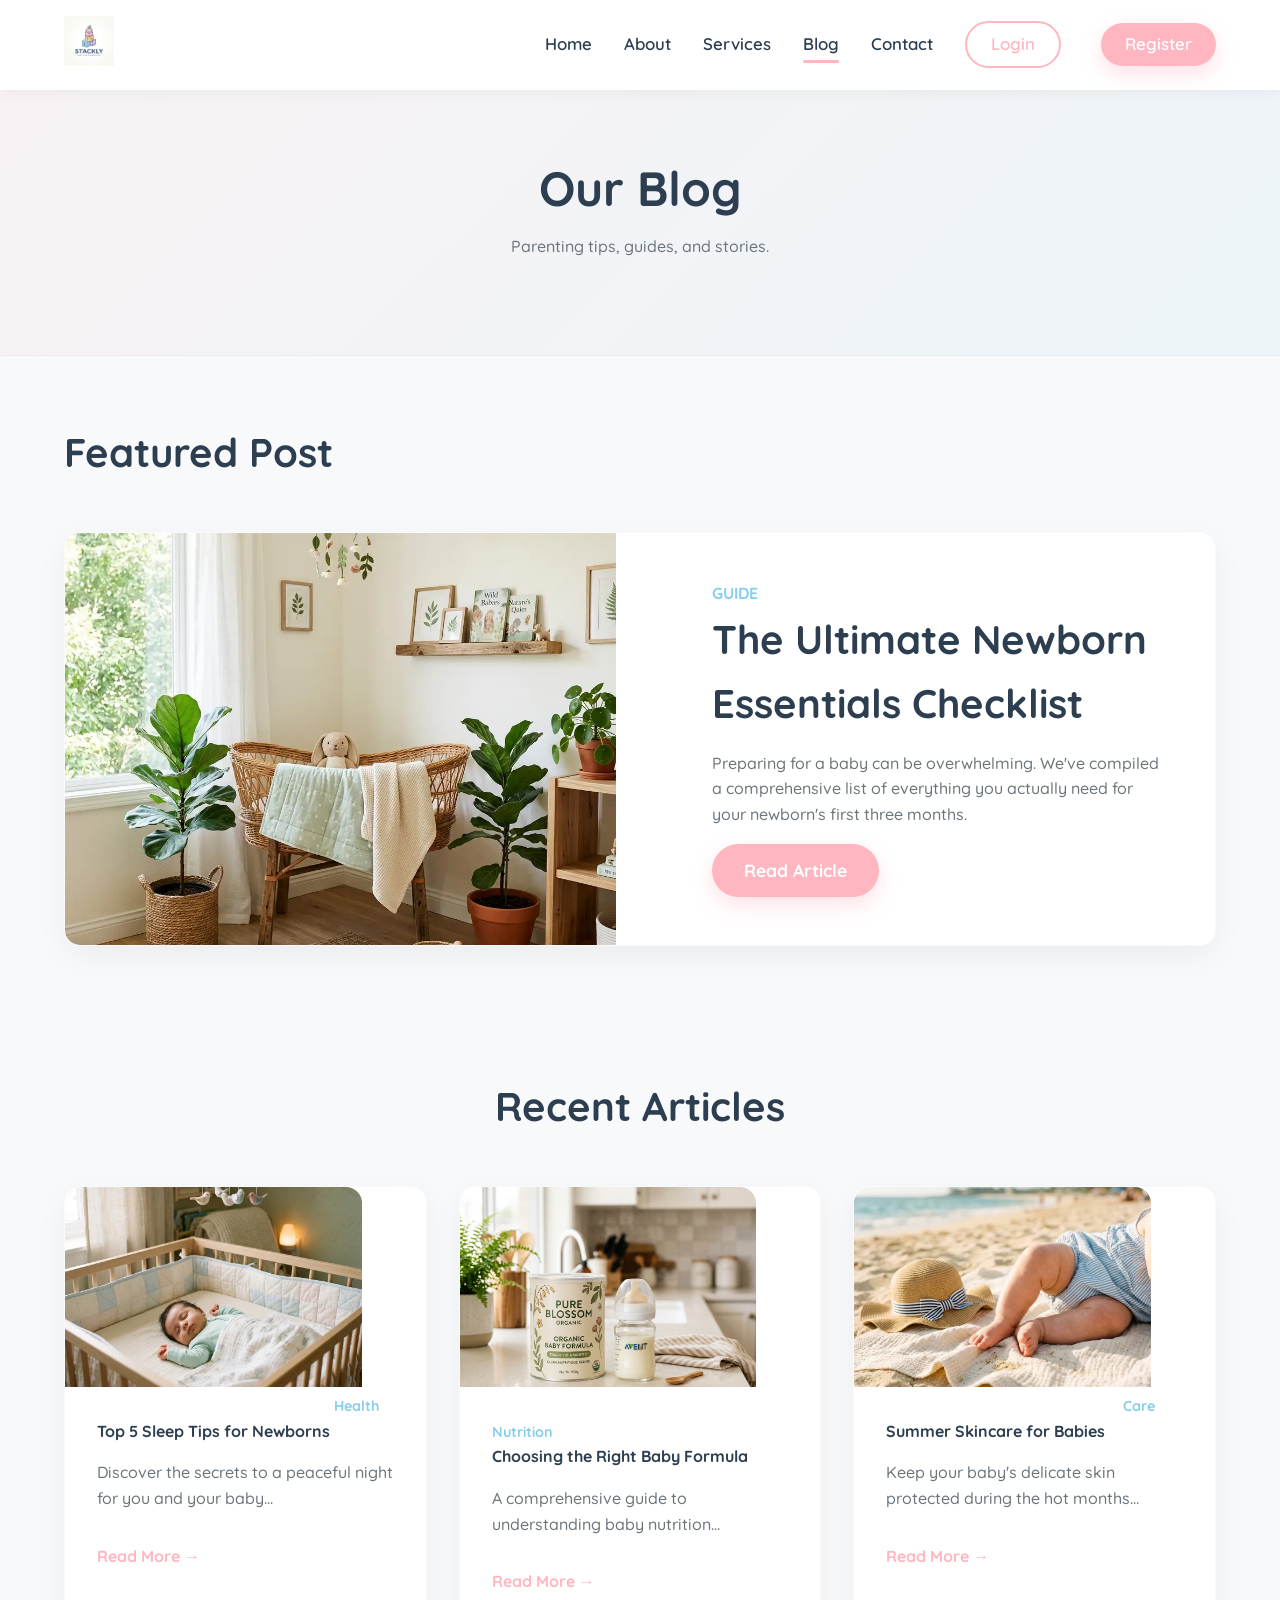
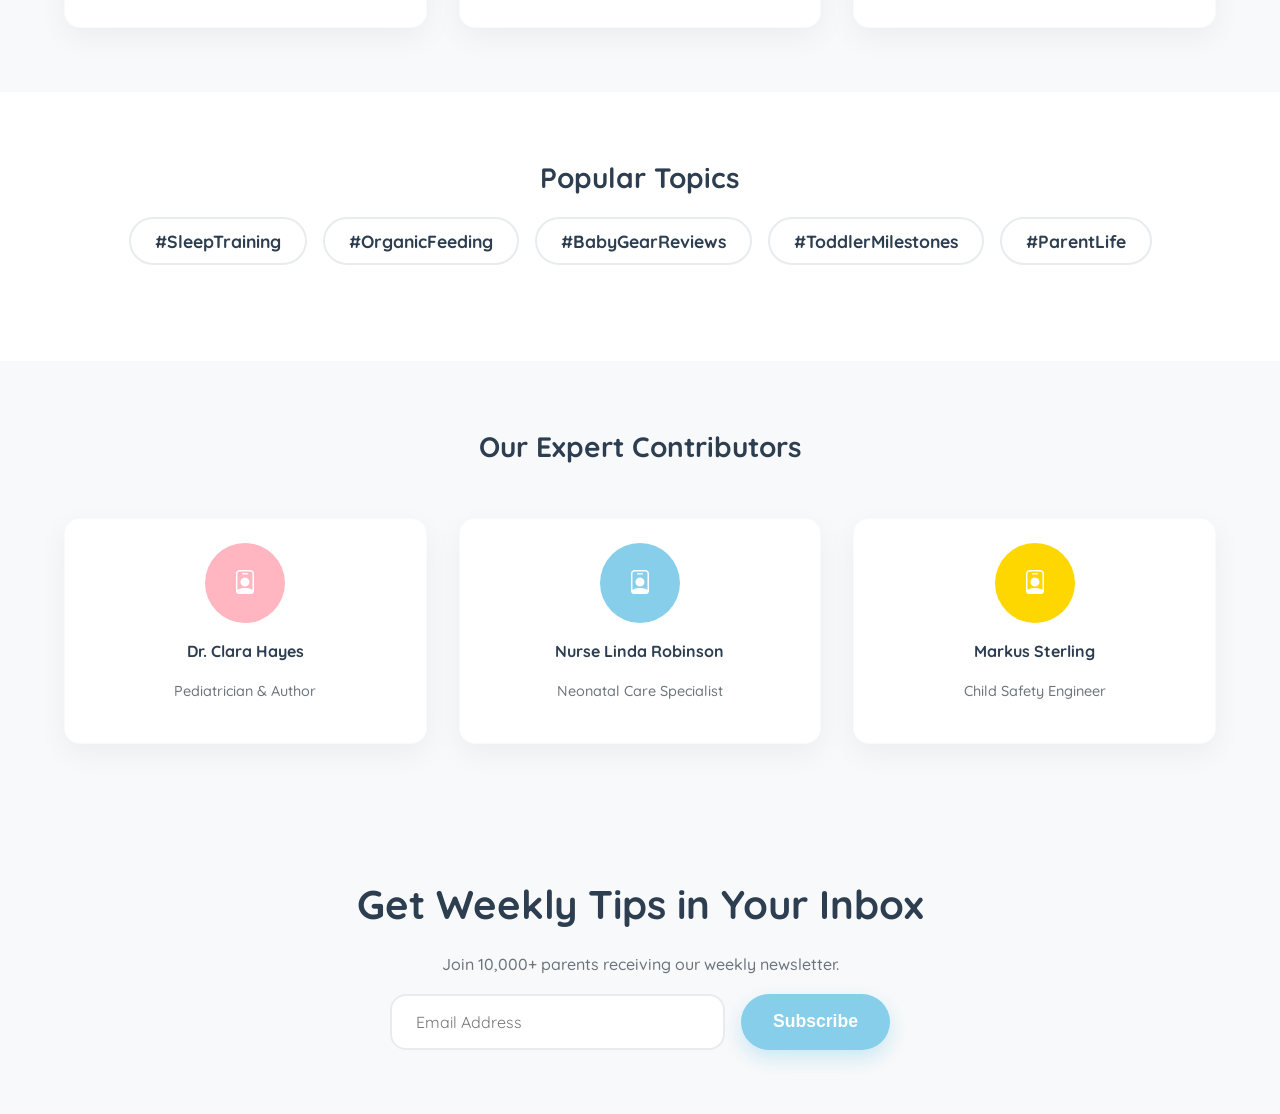
<file: blog.html>
<!DOCTYPE html>
<html lang="en">
<head>
    <meta charset="UTF-8">
    <meta name="viewport" content="width=device-width, initial-scale=1.0">
    <title>Blog | Stackly Baby Care Store</title>
    <link href="https://cdn.jsdelivr.net/npm/bootstrap-icons@1.11.1/font/bootstrap-icons.css" rel="stylesheet">
    <link rel="stylesheet" href="assets/css/style_v3.css">
</head>
<body>

    <!-- Header -->
    <header>
        <div class="container navbar">
            <a href="index.html" class="logo">
                <img src="assets/images/logo.webp" alt="Stackly Logo">
            </a>
            <nav class="nav-links">
                <a href="index.html">Home</a>
                <a href="about.html">About</a>
                <a href="services.html">Services</a>
                <a href="blog.html" class="active">Blog</a>
                <a href="contact.html">Contact</a>
                <a href="login.html" class="btn btn-outline" style="padding: 0.5rem 1.5rem; margin-right: 0.5rem;">Login</a><a href="register.html" class="btn btn-primary" style="color: white; padding: 0.5rem 1.5rem;">Register</a>
            </nav>
            <div class="mobile-menu-btn">
                <i class="bi bi-list"></i>
            </div>
        </div>
    </header>

    <!-- 1. Page Header -->
    <section class="page-header">
        <div class="container animate-fade">
            <h1>Our Blog</h1>
            <p>Parenting tips, guides, and stories.</p>
        </div>
    </section>

    <!-- 2. Featured Article -->
    <section class="py-5">
        <div class="container reveal">
            <h2 class="mb-5">Featured Post</h2>
            <div class="card grid-2" style="padding: 0; overflow: hidden; align-items: stretch;">
                <div style="background: url('assets/images/blog_featured.webp') center/cover no-repeat; min-height: 300px;">
                    <!-- Image -->
                </div>
                <div style="padding: 3rem;">
                    <span style="color: var(--secondary); font-weight: bold; text-transform: uppercase;">Guide</span>
                    <h2 class="mt-2">The Ultimate Newborn Essentials Checklist</h2>
                    <p class="mt-3">Preparing for a baby can be overwhelming. We've compiled a comprehensive list of everything you actually need for your newborn's first three months.</p>
                    <a href="404.html" class="btn btn-primary mt-4">Read Article</a>
                </div>
            </div>
        </div>
    </section>

    <!-- 3. Recent Posts Grid -->
    <section class="py-5 bg-light" style="background: var(--light);">
        <div class="container reveal">
            <h2 class="mb-5 text-center">Recent Articles</h2>
            <div class="grid-3">
                <div class="card">
                    <img src="assets/images/blog_sleep.webp" alt="Sleep Tips" style="height: 200px; width: 100%; object-fit: cover; margin: -2rem -2rem 1.5rem -2rem; border-radius: var(--radius) var(--radius) 0 0;">
                    <span style="color: var(--secondary); font-size: 0.9rem; font-weight: bold;">Health</span>
                    <h4 class="mt-2">Top 5 Sleep Tips for Newborns</h4>
                    <p class="text-gray mt-2">Discover the secrets to a peaceful night for you and your baby...</p>
                    <a href="404.html" style="color: var(--primary); font-weight: bold; display: inline-block; margin-top: 1rem;">Read More &rarr;</a>
                </div>
                <div class="card">
                    <img src="assets/images/blog_formula.webp" alt="Baby Formula" style="height: 200px; width: 100%; object-fit: cover; margin: -2rem -2rem 1.5rem -2rem; border-radius: var(--radius) var(--radius) 0 0;">
                    <span style="color: var(--secondary); font-size: 0.9rem; font-weight: bold;">Nutrition</span>
                    <h4 class="mt-2">Choosing the Right Baby Formula</h4>
                    <p class="text-gray mt-2">A comprehensive guide to understanding baby nutrition...</p>
                    <a href="404.html" style="color: var(--primary); font-weight: bold; display: inline-block; margin-top: 1rem;">Read More &rarr;</a>
                </div>
                <div class="card">
                    <img src="assets/images/blog_skincare.webp" alt="Summer Skincare" style="height: 200px; width: 100%; object-fit: cover; margin: -2rem -2rem 1.5rem -2rem; border-radius: var(--radius) var(--radius) 0 0;">
                    <span style="color: var(--secondary); font-size: 0.9rem; font-weight: bold;">Care</span>
                    <h4 class="mt-2">Summer Skincare for Babies</h4>
                    <p class="text-gray mt-2">Keep your baby's delicate skin protected during the hot months...</p>
                    <a href="404.html" style="color: var(--primary); font-weight: bold; display: inline-block; margin-top: 1rem;">Read More &rarr;</a>
                </div>
            </div>
        </div>
    </section>

    <!-- 4. Popular Tags (New Section) -->
    <section class="py-5" style="background: var(--white);">
        <div class="container reveal text-center">
            <h3 class="mb-4">Popular Topics</h3>
            <div style="display: flex; gap: 1rem; justify-content: center; flex-wrap: wrap; margin-bottom: 2rem;">
                <a href="404.html" class="btn btn-outline" style="padding: 0.5rem 1.5rem; border-color: var(--gray-light); color: var(--dark);">#SleepTraining</a>
                <a href="404.html" class="btn btn-outline" style="padding: 0.5rem 1.5rem; border-color: var(--gray-light); color: var(--dark);">#OrganicFeeding</a>
                <a href="404.html" class="btn btn-outline" style="padding: 0.5rem 1.5rem; border-color: var(--gray-light); color: var(--dark);">#BabyGearReviews</a>
                <a href="404.html" class="btn btn-outline" style="padding: 0.5rem 1.5rem; border-color: var(--gray-light); color: var(--dark);">#ToddlerMilestones</a>
                <a href="404.html" class="btn btn-outline" style="padding: 0.5rem 1.5rem; border-color: var(--gray-light); color: var(--dark);">#ParentLife</a>
            </div>
        </div>
    </section>

    <!-- 5. Editorial Team (New Section) -->
    <section class="py-5 bg-light" style="background: var(--light);">
        <div class="container reveal text-center">
            <h3 class="mb-5">Our Expert Contributors</h3>
            <div class="grid-3">
                <div class="card" style="padding: 1.5rem;">
                    <div style="width: 80px; height: 80px; border-radius: 50%; background: var(--primary); color: white; display: flex; align-items: center; justify-content: center; margin: 0 auto 1rem; font-size: 1.5rem; font-weight: bold;">
                        <i class="bi bi-person-badge"></i>
                    </div>
                    <h4>Dr. Clara Hayes</h4>
                    <p class="text-gray" style="font-size: 0.9rem;">Pediatrician & Author</p>
                </div>
                <div class="card" style="padding: 1.5rem;">
                    <div style="width: 80px; height: 80px; border-radius: 50%; background: var(--secondary); color: white; display: flex; align-items: center; justify-content: center; margin: 0 auto 1rem; font-size: 1.5rem; font-weight: bold;">
                        <i class="bi bi-person-badge"></i>
                    </div>
                    <h4>Nurse Linda Robinson</h4>
                    <p class="text-gray" style="font-size: 0.9rem;">Neonatal Care Specialist</p>
                </div>
                <div class="card" style="padding: 1.5rem;">
                    <div style="width: 80px; height: 80px; border-radius: 50%; background: var(--accent); color: white; display: flex; align-items: center; justify-content: center; margin: 0 auto 1rem; font-size: 1.5rem; font-weight: bold;">
                        <i class="bi bi-person-badge"></i>
                    </div>
                    <h4>Markus Sterling</h4>
                    <p class="text-gray" style="font-size: 0.9rem;">Child Safety Engineer</p>
                </div>
            </div>
        </div>
    </section>

    <!-- 6. Newsletter Signup -->
    <section class="py-5 text-center">
        <div class="container reveal">
            <h2>Get Weekly Tips in Your Inbox</h2>
            <p class="mt-2 mb-4 text-gray">Join 10,000+ parents receiving our weekly newsletter.</p>
            <form style="max-width: 500px; margin: 0 auto; display: flex; gap: 1rem;">
                <input type="email" placeholder="Email Address" class="form-control" style="flex: 1;" required>
                <button type="submit" class="btn btn-secondary">Subscribe</button>
            </form>
        </div>
    </section>

    <script src="assets/js/main.js"></script>
</body>
</html>
</file>
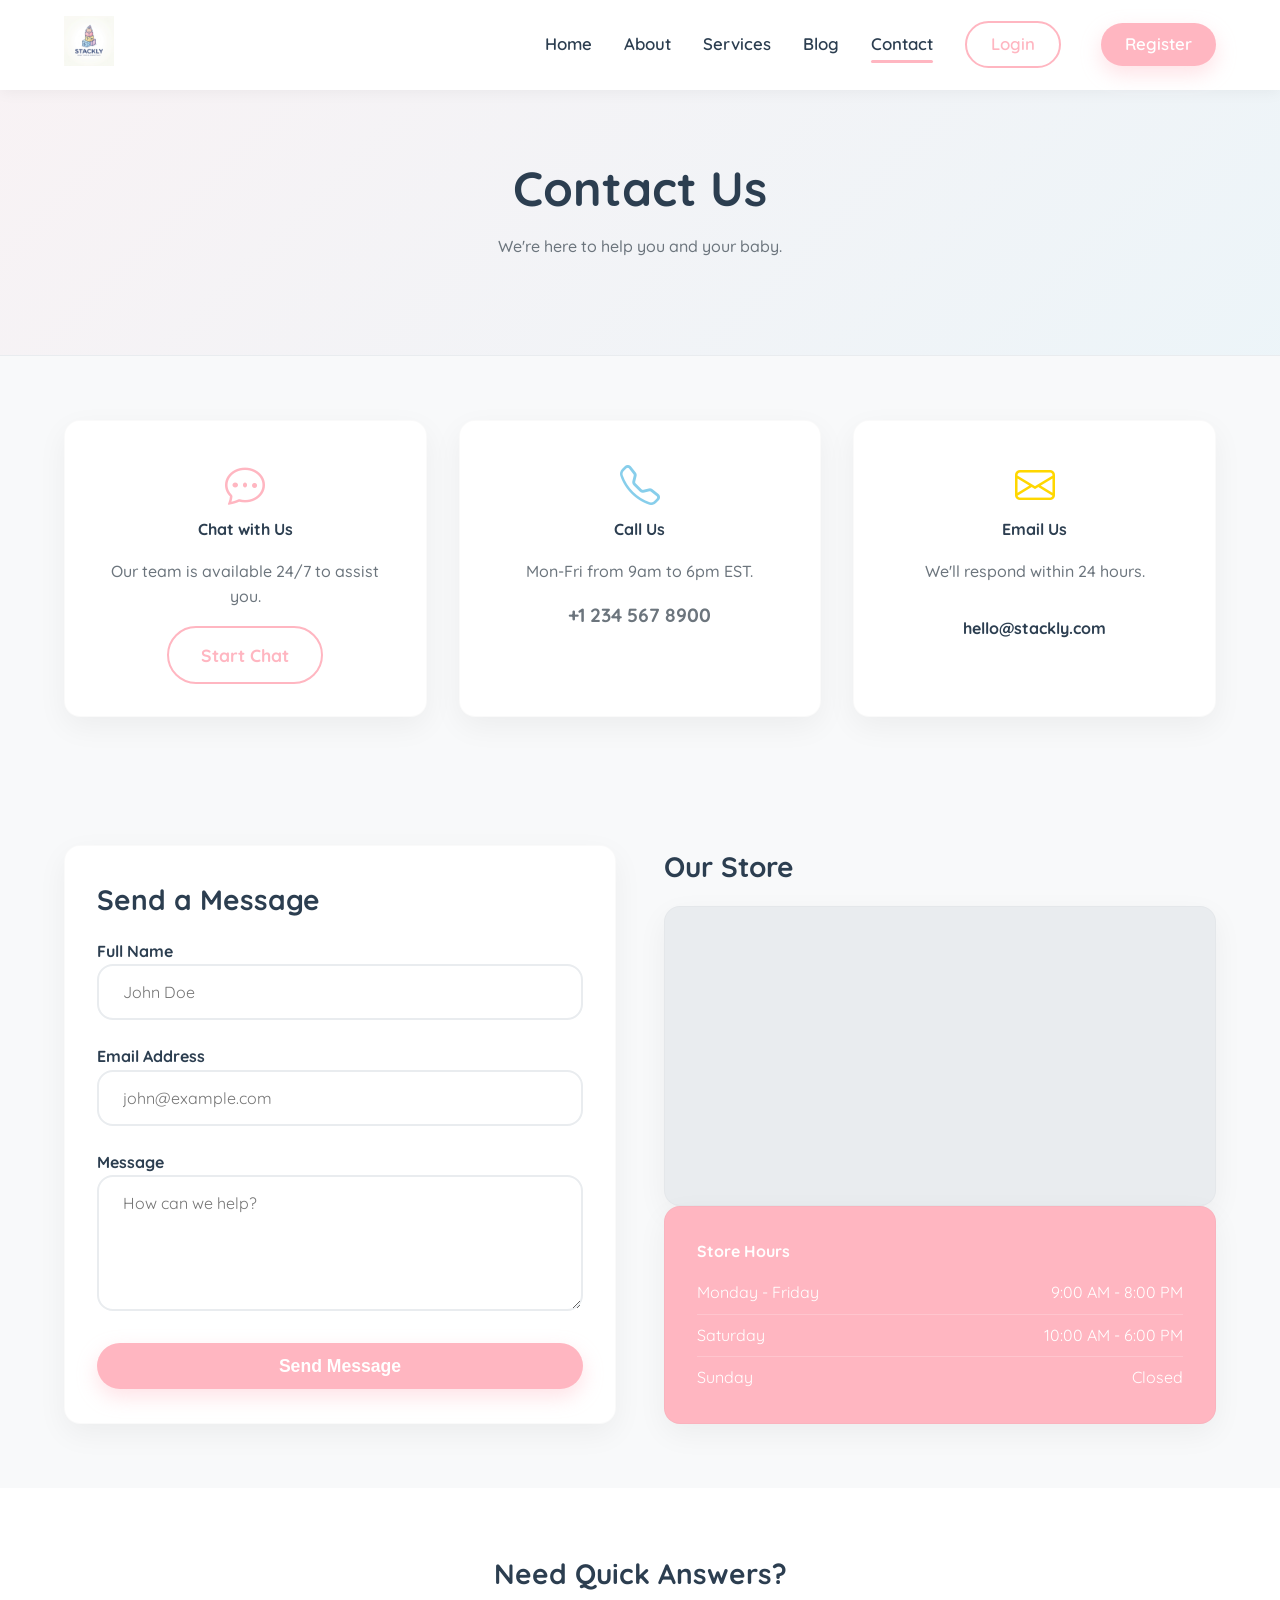
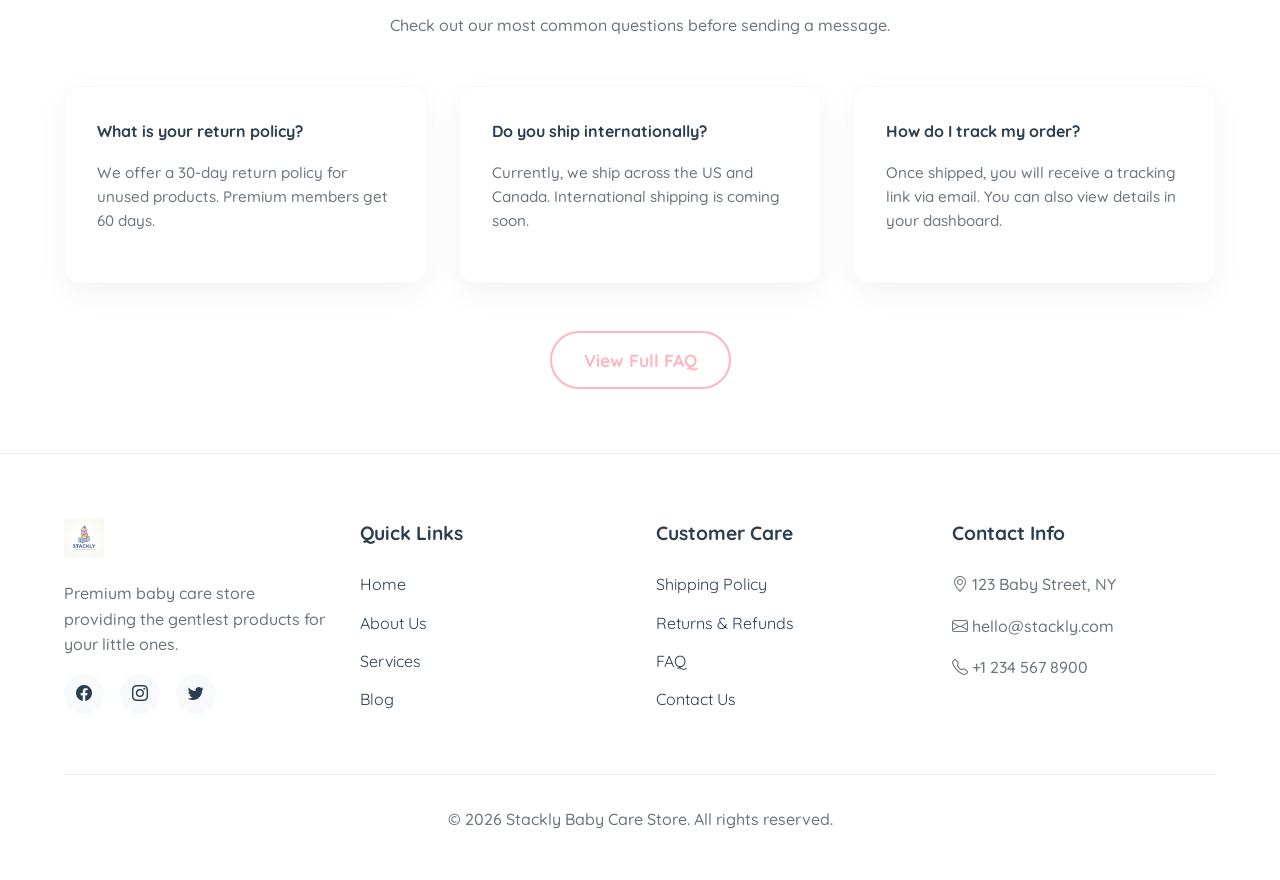
<file: contact.html>
<!DOCTYPE html>
<html lang="en">
<head>
    <meta charset="UTF-8">
    <meta name="viewport" content="width=device-width, initial-scale=1.0">
    <title>Contact Us | Stackly Baby Care Store</title>
    <link href="https://cdn.jsdelivr.net/npm/bootstrap-icons@1.11.1/font/bootstrap-icons.css" rel="stylesheet">
    <link rel="stylesheet" href="assets/css/style_v3.css">
</head>
<body>

    <!-- Header -->
    <header>
        <div class="container navbar">
            <a href="index.html" class="logo">
                <img src="assets/images/logo.webp" alt="Stackly Logo">
            </a>
            <nav class="nav-links">
                <a href="index.html">Home</a>
                <a href="about.html">About</a>
                <a href="services.html">Services</a>
                <a href="blog.html">Blog</a>
                <a href="contact.html" class="active">Contact</a>
                <a href="login.html" class="btn btn-outline" style="padding: 0.5rem 1.5rem; margin-right: 0.5rem;">Login</a><a href="register.html" class="btn btn-primary" style="color: white; padding: 0.5rem 1.5rem;">Register</a>
            </nav>
            <div class="mobile-menu-btn">
                <i class="bi bi-list"></i>
            </div>
        </div>
    </header>

    <!-- 1. Page Header -->
    <section class="page-header">
        <div class="container animate-fade">
            <h1>Contact Us</h1>
            <p>We're here to help you and your baby.</p>
        </div>
    </section>

    <!-- 2. Support Channels -->
    <section class="py-5">
        <div class="container text-center reveal">
            <div class="grid-3">
                <div class="card">
                    <i class="bi bi-chat-dots fs-1 text-primary" style="font-size: 2.5rem; color: var(--primary);"></i>
                    <h4 class="mt-3">Chat with Us</h4>
                    <p class="text-gray">Our team is available 24/7 to assist you.</p>
                    <a href="404.html" class="btn btn-outline mt-3">Start Chat</a>
                </div>
                <div class="card">
                    <i class="bi bi-telephone fs-1 text-secondary" style="font-size: 2.5rem; color: var(--secondary);"></i>
                    <h4 class="mt-3">Call Us</h4>
                    <p class="text-gray">Mon-Fri from 9am to 6pm EST.</p>
                    <p style="font-weight: bold; font-size: 1.2rem;" class="mt-3">+1 234 567 8900</p>
                </div>
                <div class="card">
                    <i class="bi bi-envelope fs-1 text-accent" style="font-size: 2.5rem; color: var(--accent);"></i>
                    <h4 class="mt-3">Email Us</h4>
                    <p class="text-gray">We'll respond within 24 hours.</p>
                    <a href="mailto:hello@stackly.com" style="font-weight: bold; display: inline-block; margin-top: 1rem; color: var(--dark);">hello@stackly.com</a>
                </div>
            </div>
        </div>
    </section>

    <!-- 3. Contact Form & 4. Store Info -->
    <section class="py-5 bg-light" style="background: var(--light);">
        <div class="container grid-2 reveal-scale" style="align-items: start;">
            <!-- Contact Form -->
            <div class="card">
                <h3 class="mb-4">Send a Message</h3>
                <form action="404.html">
                    <div class="form-group mb-3">
                        <label class="mb-2" style="display: block; font-weight: bold;">Full Name</label>
                        <input type="text" class="form-control" placeholder="John Doe" required>
                    </div>
                    <div class="form-group mb-3">
                        <label class="mb-2" style="display: block; font-weight: bold;">Email Address</label>
                        <input type="email" class="form-control" placeholder="john@example.com" required>
                    </div>
                    <div class="form-group mb-4">
                        <label class="mb-2" style="display: block; font-weight: bold;">Message</label>
                        <textarea class="form-control" rows="5" placeholder="How can we help?" required></textarea>
                    </div>
                    <button type="submit" class="btn btn-primary" style="width: 100%;">Send Message</button>
                </form>
            </div>
            
            <!-- Store Info -->
            <div>
                <h3 class="mb-4">Our Store</h3>
                <div class="card mb-4" style="padding: 0; overflow: hidden; height: 300px; background: var(--gray-light);">
                    <iframe src="https://www.google.com/maps/embed?pb=!1m18!1m12!1m3!1d3022.428498877543!2d-73.98741368459384!3d40.75889497932681!2m3!1f0!2f0!3f0!3m2!1i1024!2i768!4f13.1!3m3!1m2!1s0x89c25859c25f466d%3A0xa1936c7a72d73d6b!2sTimes%20Square!5e0!3m2!1sen!2sus!4v1689000000000!5m2!1sen!2sus" width="100%" height="100%" style="border:0;" allowfullscreen="" loading="lazy" referrerpolicy="no-referrer-when-downgrade"></iframe>
                </div>
                <div class="card" style="background: var(--primary); color: white;">
                    <h4 class="mb-3" style="color: white;">Store Hours</h4>
                    <div style="display: flex; justify-content: space-between; border-bottom: 1px solid rgba(255,255,255,0.2); padding-bottom: 0.5rem; margin-bottom: 0.5rem;">
                        <span>Monday - Friday</span>
                        <span>9:00 AM - 8:00 PM</span>
                    </div>
                    <div style="display: flex; justify-content: space-between; border-bottom: 1px solid rgba(255,255,255,0.2); padding-bottom: 0.5rem; margin-bottom: 0.5rem;">
                        <span>Saturday</span>
                        <span>10:00 AM - 6:00 PM</span>
                    </div>
                    <div style="display: flex; justify-content: space-between;">
                        <span>Sunday</span>
                        <span>Closed</span>
                    </div>
                </div>
            </div>
        </div>
    </section>

    <!-- 5. Quick Help FAQ (New Section) -->
    <section class="py-5" style="background: var(--white);">
        <div class="container reveal text-center">
            <h3 class="mb-4">Need Quick Answers?</h3>
            <p class="text-gray mb-5">Check out our most common questions before sending a message.</p>
            <div class="grid-3">
                <div class="card" style="text-align: left;">
                    <h4>What is your return policy?</h4>
                    <p class="text-gray mt-2" style="font-size: 0.95rem;">We offer a 30-day return policy for unused products. Premium members get 60 days.</p>
                </div>
                <div class="card" style="text-align: left;">
                    <h4>Do you ship internationally?</h4>
                    <p class="text-gray mt-2" style="font-size: 0.95rem;">Currently, we ship across the US and Canada. International shipping is coming soon.</p>
                </div>
                <div class="card" style="text-align: left;">
                    <h4>How do I track my order?</h4>
                    <p class="text-gray mt-2" style="font-size: 0.95rem;">Once shipped, you will receive a tracking link via email. You can also view details in your dashboard.</p>
                </div>
            </div>
            <a href="services.html#faq" class="btn btn-outline mt-5">View Full FAQ</a>
        </div>
    </section>

    <!-- Footer -->
    <footer>
        <div class="container">
            <div class="footer-grid">
                <div class="footer-col">
                    <img src="assets/images/logo.webp" alt="Stackly Logo" style="height: 40px; margin-bottom: 1rem;">
                    <p>Premium baby care store providing the gentlest products for your little ones.</p>
                    <div class="social-links">
                        <a href="404.html" class="social-link"><i class="bi bi-facebook"></i></a>
                        <a href="404.html" class="social-link"><i class="bi bi-instagram"></i></a>
                        <a href="404.html" class="social-link"><i class="bi bi-twitter"></i></a>
                    </div>
                </div>
                <div class="footer-col">
                    <h4>Quick Links</h4>
                    <ul class="footer-links">
                        <li><a href="index.html">Home</a></li>
                        <li><a href="about.html">About Us</a></li>
                        <li><a href="services.html">Services</a></li>
                        <li><a href="blog.html">Blog</a></li>
                    </ul>
                </div>
                <div class="footer-col">
                    <h4>Customer Care</h4>
                    <ul class="footer-links">
                        <li><a href="404.html">Shipping Policy</a></li>
                        <li><a href="404.html">Returns & Refunds</a></li>
                        <li><a href="404.html">FAQ</a></li>
                        <li><a href="contact.html">Contact Us</a></li>
                    </ul>
                </div>
                <div class="footer-col">
                    <h4>Contact Info</h4>
                    <p><i class="bi bi-geo-alt me-2"></i> 123 Baby Street, NY</p>
                    <p><i class="bi bi-envelope me-2"></i> hello@stackly.com</p>
                    <p><i class="bi bi-telephone me-2"></i> +1 234 567 8900</p>
                </div>
            </div>
            <div class="footer-bottom">
                <p>&copy; 2026 Stackly Baby Care Store. All rights reserved.</p>
            </div>
        </div>
    </footer>

    <script src="assets/js/main.js"></script>
</body>
</html>
</file>
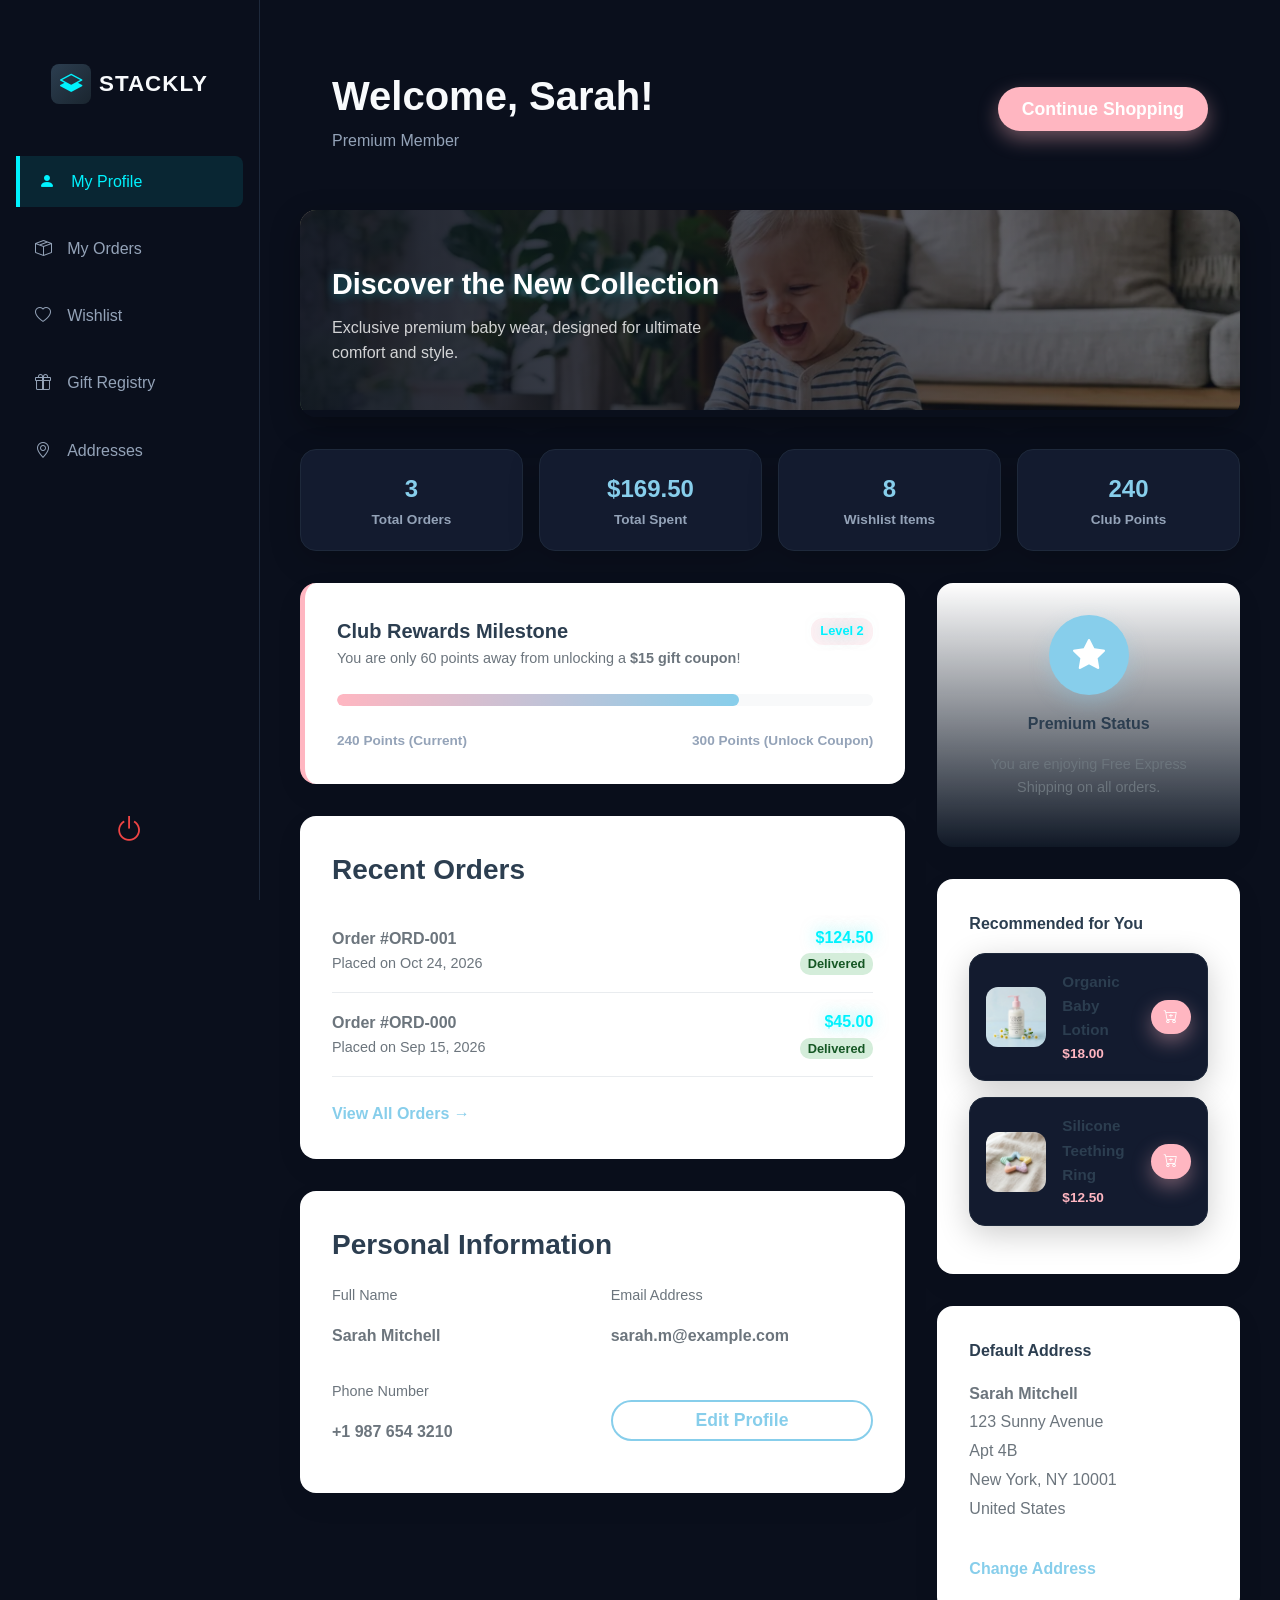
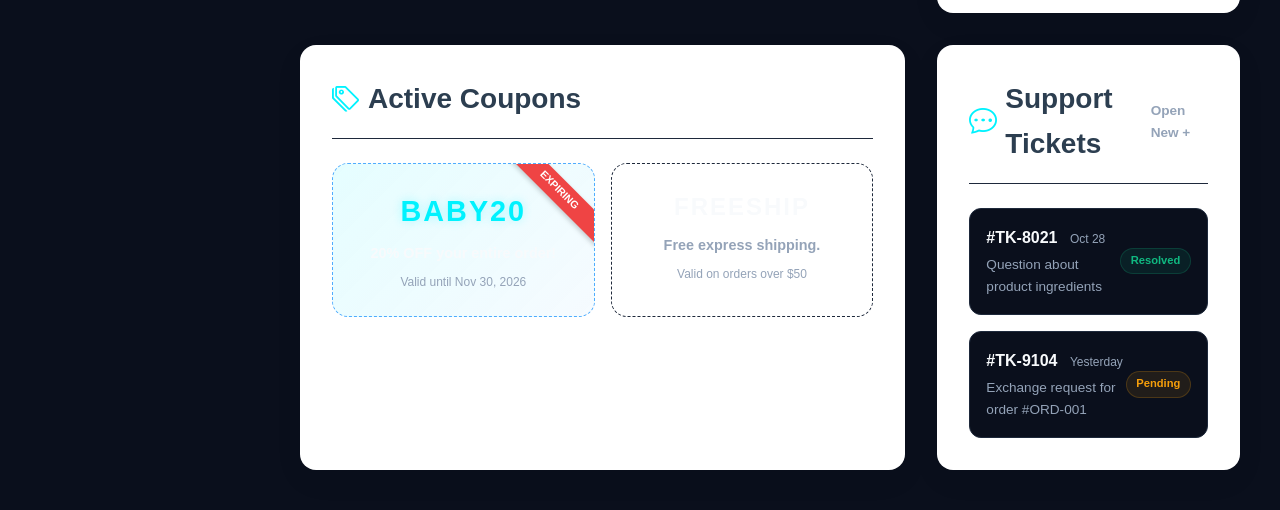
<file: customer-dashboard.html>
<!DOCTYPE html>
<html lang="en">
<head>
    <meta charset="UTF-8">
    <meta name="viewport" content="width=device-width, initial-scale=1.0">
    <title>Customer Dashboard | Stackly Baby Care Store</title>
    <link href="https://cdn.jsdelivr.net/npm/bootstrap-icons@1.11.1/font/bootstrap-icons.css" rel="stylesheet">
    <link rel="stylesheet" href="assets/css/style_v3.css">
    <style>
        body { background: var(--light); min-height: 100vh; overflow-x: hidden; }
        .sidebar {
            width: 250px;
            background: var(--white);
            border-right: 1px solid var(--gray-light);
            padding: 2rem 0;
            display: flex;
            flex-direction: column;
            position: fixed;
            top: 0;
            left: 0;
            height: 100vh;
            z-index: 10;
        }
        .sidebar-logo { padding: 0 2rem; margin-bottom: 2rem; text-align: center; }
        .sidebar-logo a { display: inline-block; transition: var(--transition); }
        .sidebar-logo a:hover { transform: scale(1.03); }
        .sidebar-menu { flex: 1; display: flex; flex-direction: column; gap: 0.5rem; }
        .sidebar-menu a {
            padding: 1rem 2rem;
            color: var(--text-muted);
            font-weight: 600;
            display: flex;
            align-items: center;
            gap: 1rem;
            transition: var(--transition);
        }
        .sidebar-menu a:hover, .sidebar-menu a.active {
            background: rgba(135,206,235,0.1);
            color: var(--secondary);
            border-right: 3px solid var(--secondary);
        }
        .main-content { flex: 1; margin-left: 250px; padding: 2rem; max-width: 100%; overflow-x: hidden; box-sizing: border-box; }
        .header { display: flex; justify-content: space-between; align-items: center; margin-bottom: 2rem; background: var(--white); padding: 1.5rem 2rem; border-radius: var(--radius); box-shadow: var(--shadow); }
        
        .dashboard-grid { display: grid; grid-template-columns: minmax(0, 2fr) minmax(0, 1fr); gap: 2rem; }
        .panel { background: var(--white); padding: 2rem; border-radius: var(--radius); box-shadow: var(--shadow); position: relative; overflow: hidden; }
        
        /* Premium Card Stats */
        .stat-badges-grid { display: grid; grid-template-columns: repeat(4, minmax(0, 1fr)); gap: 1rem; margin-bottom: 2rem; }
        .stat-badge { background: var(--card-dark); border-color: var(--border-dark); padding: 1.25rem 1rem; border-radius: var(--radius); box-shadow: var(--shadow); text-align: center; border: 1px solid rgba(0,0,0,0.02); }
        .stat-badge h3 { margin: 0; font-size: 1.5rem; color: var(--secondary); }
        .stat-badge p { margin: 0; font-size: 0.85rem; color: var(--text-muted); font-weight: 600; }
        
        /* Progress / Milestone Tracker */
        .milestone-container { margin: 1.5rem 0; background: var(--light); border-radius: 30px; height: 12px; overflow: hidden; position: relative; }
        .milestone-bar { background: linear-gradient(90deg, var(--primary), var(--secondary)); height: 100%; border-radius: 30px; width: 75%; transition: width 1s ease-in-out; }
        
        /* Mobile View Tweaks */
        .mobile-header {
            display: none;
            justify-content: space-between;
            align-items: center;
            padding: 1rem 2rem;
            background: var(--white);
            box-shadow: 0 2px 10px rgba(0,0,0,0.05);
            position: fixed;
            top: 0;
            left: 0;
            right: 0;
            z-index: 1000;
            width: 100%;
            box-sizing: border-box;
        }
        @media (max-width: 1200px) {
            .stat-badges-grid { grid-template-columns: repeat(2, minmax(0, 1fr)); }
        }
        @media (max-width: 991px) {
            .mobile-header { display: flex !important; justify-content: space-between; align-items: center; }
            .dashboard-grid { grid-template-columns: minmax(0, 1fr); }
            body { display: flex; flex-direction: column; }
            .mobile-header { display: flex !important; }
            .mobile-menu-btn { display: block !important; }
            .sidebar { position: fixed; left: -250px; top: 0; width: 250px; height: 100vh; z-index: 100; transition: 0.3s; padding-top: 2rem; border-right: 1px solid var(--gray-light); box-shadow: 2px 0 10px rgba(0,0,0,0.1); }
            .sidebar.active { left: 0; }
            .main-content { margin-left: 0; padding: 1rem; padding-top: 80px; max-width: 100%; overflow-x: hidden; box-sizing: border-box; }
            .sidebar-menu { flex-direction: column; flex-wrap: nowrap; justify-content: flex-start; }
            .sidebar-menu a { padding: 1rem 2rem; border-radius: 0; }
            .sidebar-menu a.active { background: rgba(135,206,235,0.1); color: var(--secondary); border-right: 3px solid var(--secondary) !important; }
            .header { flex-direction: column; gap: 1rem; text-align: center; }
            .stat-badges-grid { grid-template-columns: repeat(2, minmax(0, 1fr)); }
        }
        @media (max-width: 480px) {
            .stat-badges-grid { grid-template-columns: minmax(0, 1fr); }
        }
        
        .order-item { border-bottom: 1px solid var(--gray-light); padding: 1rem 0; display: flex; justify-content: space-between; align-items: center; }
        .order-item:last-child { border-bottom: none; padding-bottom: 0; }
        
        /* Product Mini Card */
        .reco-card { display: flex; gap: 1rem; align-items: center; background: var(--light); padding: 1rem; border-radius: var(--radius); margin-bottom: 1rem; }
        .reco-card img { width: 60px; height: 60px; object-fit: cover; border-radius: 12px; }
        .reco-card-info { flex: 1; }
        .reco-card-info h5 { margin: 0; font-size: 0.95rem; }
        .reco-card-info p { margin: 0; font-size: 0.85rem; color: var(--primary); font-weight: 700; }
    
        .sidebar {
            background: #ffffff;
            border-right: 1px solid #e2e8f0;
            width: 260px;
            overflow-y: auto;
            padding-bottom: 2rem;
        }
        .sidebar-logo {
            padding: 2rem 1rem 1rem 1rem;
            text-align: center;
        }
        .sidebar-logo img {
            width: 100%;
            max-width: 180px;
            height: auto;
            object-fit: contain;
            margin: 0 auto;
        }
        .sidebar-menu a {
            margin: 0.25rem 1rem;
            padding: 0.8rem 1.2rem;
            border-radius: 8px;
            color: #64748b;
            font-weight: 500;
            transition: all 0.2s ease;
        }
        .sidebar-menu a:hover {
            background: #f1f5f9;
            color: #0f172a;
        }
        .sidebar-menu a.active {
            background: #eff6ff;
            color: #3b82f6 !important;
            border-left: 4px solid #3b82f6 !important;
            border-right: none !important;
            border-radius: 0 8px 8px 0;
        }
        .sidebar-menu a.active i {
            color: #3b82f6 !important;
        }
        body {
            background-color: #f8fafc;
            font-family: 'Inter', sans-serif;
        }
        .main-content {
            margin-left: 260px;
            padding: 2.5rem;
        }
        .stat-card, .reco-card, .white-card, .stat-badge {
            background: #ffffff;
            border-radius: 16px;
            box-shadow: 0 4px 6px -1px rgba(0, 0, 0, 0.05), 0 2px 4px -1px rgba(0, 0, 0, 0.03);
            border: 1px solid #e2e8f0;
            transition: all 0.3s ease;
        }
        .stat-card:hover, .reco-card:hover, .white-card:hover, .stat-badge:hover {
            box-shadow: 0 10px 15px -3px rgba(0, 0, 0, 0.05), 0 4px 6px -2px rgba(0, 0, 0, 0.025);
            transform: translateY(-2px);
        }
        .header { position: relative !important; width: auto !important; background: transparent !important; box-shadow: none !important; }
        .header h2 {
            color: #0f172a;
            font-weight: 700;
        }
        @media (max-width: 991px) {
            .mobile-header { display: flex !important; justify-content: space-between; align-items: center; }
            .sidebar { left: -260px; width: 260px; }
            .sidebar.active { left: 0; }
            .main-content { margin-left: 0; padding: 1.5rem; padding-top: 90px !important; }
            .mobile-header { background: #ffffff; border-bottom: 1px solid #e2e8f0; padding: 1rem; }
            .mobile-header img { max-width: 140px; height: auto; }
        }

    
        /* Dark Theme Variables & Base */
        :root {
            --bg-dark: #0A0F1C;
            --card-dark: #131B2F;
            --border-dark: #1E293B;
            --text-main: #F8FAFC;
            --text-muted: #94A3B8;
            --accent-cyan: #00F2FE;
            --accent-blue: #4FACFE;
        }
        body {
            background-color: var(--bg-dark);
            color: var(--text-main);
            font-family: 'Inter', sans-serif;
        }
        
        /* Sidebar Styles */
        .sidebar {
            background: var(--bg-dark);
            z-index: 1050 !important;
            border-right: 1px solid var(--border-dark);
        }
        .sidebar-menu a {
            color: var(--text-muted);
        }
        .sidebar-menu a:hover {
            background: rgba(255, 255, 255, 0.05);
            color: var(--text-main);
        }
        .sidebar-menu a.active {
            background: rgba(0, 242, 254, 0.1);
            color: var(--accent-cyan) !important;
            border-left: 4px solid var(--accent-cyan) !important;
        }
        .sidebar-menu a.active i {
            color: var(--accent-cyan) !important;
        }

        /* Main Content */
        .header { position: relative !important; width: auto !important; background: transparent !important; box-shadow: none !important; }
        .header h2 {
            color: var(--text-main);
        }
        .header p {
            color: var(--text-muted);
        }

        /* Cards */
        .stat-card, .reco-card, .white-card, .stat-badge {
            background: var(--card-dark) !important;
            border: 1px solid var(--border-dark) !important;
            box-shadow: 0 8px 32px rgba(0, 0, 0, 0.2) !important;
        }
        .stat-card:hover, .reco-card:hover, .white-card:hover, .stat-badge:hover {
            border-color: rgba(0, 242, 254, 0.3) !important;
            box-shadow: 0 8px 32px rgba(0, 242, 254, 0.1) !important;
            transform: translateY(-2px);
        }
        .stat-card h3, .stat-card h5 {
            color: var(--text-main) !important;
        }
        .stat-card p {
            color: var(--text-muted);
        }
        .stat-card .stat-icon {
            background: rgba(255, 255, 255, 0.05) !important;
            color: var(--text-main) !important;
        }

        /* Mobile Header */
        @media (max-width: 991px) {
            .header {
                margin-top: 90px !important;
            }
            .mobile-header {
                background: var(--bg-dark) !important;
                border-bottom: 1px solid var(--border-dark) !important;
                padding: 1rem 1.5rem !important;
            }
            .mobile-menu-btn {
                background: rgba(255, 255, 255, 0.05);
                border: 1px solid var(--border-dark);
                border-radius: 8px;
                padding: 0.4rem 0.6rem;
                display: flex !important;
                align-items: center;
                justify-content: center;
                color: var(--text-main) !important;
            }
            
            /* Floating Action Button (FAB) for mobile menu */
            .fab-menu {
                display: flex !important;
                position: fixed;
                bottom: 30px;
                left: 30px;
                width: 60px;
                height: 60px;
                border-radius: 50%;
                background: linear-gradient(135deg, var(--accent-cyan), var(--accent-blue));
                color: #fff;
                align-items: center;
                justify-content: center;
                font-size: 1.8rem;
                box-shadow: 0 10px 25px rgba(0, 242, 254, 0.4);
                z-index: 1001;
                cursor: pointer;
                transition: transform 0.2s ease;
            }
            .fab-menu:active {
                transform: scale(0.95);
            }
        }
        .fab-menu { display: none; }

    </style>
</head>
<body>

    <!-- Mobile Header -->
    
    <div class="mobile-header" style="display: none;">
        <a href="customer-dashboard.html" style="text-decoration: none; display: flex; align-items: center; gap: 0.5rem;">
            <div style="background: var(--dark); border-radius: 8px; width: 35px; height: 35px; display: flex; align-items: center; justify-content: center; background: linear-gradient(135deg, #2C3E50, #1a252f);">
                <i class="bi bi-layers-half" style="color: #00f2fe; font-size: 1.2rem;"></i>
            </div>
            <span style="font-weight: 800; font-size: 1.2rem; color: var(--text-main); letter-spacing: 1px;">STACKLY</span>
        </a>
        <div class="mobile-menu-btn" onclick="document.querySelector('.sidebar').classList.toggle('active')" style="font-size: 1.5rem; cursor: pointer; color: var(--text-main);">
            <i class="bi bi-list"></i>
        </div>
    </div>

    <!-- Sidebar -->
    <aside class="sidebar">
        
        <div class="sidebar-logo">
            <a href="customer-dashboard.html" style="text-decoration: none; display: block;">
                
            <div style="display: flex; align-items: center; justify-content: center; gap: 0.5rem;">
                <div style="background: var(--dark); border-radius: 8px; width: 40px; height: 40px; display: flex; align-items: center; justify-content: center; background: linear-gradient(135deg, #2C3E50, #1a252f);">
                    <i class="bi bi-layers-half" style="color: #00f2fe; font-size: 1.4rem;"></i>
                </div>
                <span style="font-weight: 800; font-size: 1.4rem; color: var(--text-main); letter-spacing: 1px;">STACKLY</span>
            </div>

            </a>
        </div>

        <nav class="sidebar-menu">
            <a href="#" class="active"><i class="bi bi-person-fill"></i> My Profile</a>
            <a href="404.html"><i class="bi bi-box-seam"></i> My Orders</a>
            <a href="404.html"><i class="bi bi-heart"></i> Wishlist</a>
            <a href="404.html"><i class="bi bi-gift"></i> Gift Registry</a>
            <a href="404.html"><i class="bi bi-geo-alt"></i> Addresses</a>
        </nav>
        <div style="padding: 1rem 1.5rem; display: flex; justify-content: center; margin-top: auto;">
            <a href="login.html" style="color: #ef4444; font-size: 1.8rem; transition: all 0.2s ease;" title="Logout" onmouseover="this.style.color='#dc2626'; this.style.transform='scale(1.1)';" onmouseout="this.style.color='#ef4444'; this.style.transform='scale(1)';">
                <i class="bi bi-power"></i>
            </a>
        </div>
    </aside>

    <!-- Main Content -->
    <main class="main-content">
        <div class="header">
            <div>
                <h2 style="margin: 0;" id="welcome-greeting">Welcome, Sarah!</h2>
                <p class="text-gray" style="margin: 0;">Premium Member</p>
            </div>
            <div style="display: flex; align-items: center; gap: 1rem;">
                <a href="404.html" class="btn btn-primary" style="padding: 0.5rem 1.5rem;">Continue Shopping</a>
            </div>
        </div>

        <!-- Promotional Banner -->
        <div style="margin-bottom: 2rem; border-radius: 16px; overflow: hidden; position: relative; box-shadow: 0 10px 30px rgba(0,0,0,0.3);">
            <img src="assets/images/social_baby_giggle.webp" alt="Promo Banner" style="width: 100%; height: 200px; object-fit: cover; opacity: 0.8;">
            <div style="position: absolute; top: 0; left: 0; width: 100%; height: 100%; background: linear-gradient(90deg, rgba(10,15,28,0.9) 0%, rgba(10,15,28,0.4) 100%); display: flex; flex-direction: column; justify-content: center; padding: 2rem;">
                <h3 style="color: white; margin: 0 0 0.5rem 0; font-size: 1.8rem; text-shadow: 0 2px 10px rgba(0,242,254,0.3);">Discover the New Collection</h3>
                <p style="color: rgba(255,255,255,0.8); margin: 0; max-width: 400px;">Exclusive premium baby wear, designed for ultimate comfort and style.</p>
            </div>
        </div>

        <!-- Stats Grid -->
        <div class="stat-badges-grid animate-fade">
            <div class="stat-badge">
                <h3>3</h3>
                <p>Total Orders</p>
            </div>
            <div class="stat-badge">
                <h3>$169.50</h3>
                <p>Total Spent</p>
            </div>
            <div class="stat-badge">
                <h3>8</h3>
                <p>Wishlist Items</p>
            </div>
            <div class="stat-badge">
                <h3>240</h3>
                <p>Club Points</p>
            </div>
        </div>

        <div class="dashboard-grid animate-fade">
            <!-- Left Column -->
            <div style="display: flex; flex-direction: column; gap: 2rem;">
                
                <!-- Rewards Milestone Tracker (Rich Content) -->
                <div class="panel" style="border-left: 5px solid var(--primary);">
                    <div style="display: flex; justify-content: space-between; align-items: center;">
                        <h3 style="margin: 0; font-size: 1.25rem;">Club Rewards Milestone</h3>
                        <span style="background: rgba(255,182,193,0.2); color: var(--accent-cyan); text-shadow: 0 0 15px rgba(0, 242, 254, 0.5); padding: 0.2rem 0.6rem; border-radius: 12px; font-size: 0.8rem; font-weight: bold;">Level 2</span>
                    </div>
                    <p class="text-gray mt-2" style="font-size: 0.9rem;">You are only 60 points away from unlocking a <strong>$15 gift coupon</strong>!</p>
                    <div class="milestone-container">
                        <div class="milestone-bar"></div>
                    </div>
                    <div style="display: flex; justify-content: space-between; font-size: 0.85rem; font-weight: 600; color: var(--text-muted);">
                        <span>240 Points (Current)</span>
                        <span>300 Points (Unlock Coupon)</span>
                    </div>
                </div>

                <div class="panel">
                    <h3 class="mb-4">Recent Orders</h3>
                    <div class="order-item">
                        <div>
                            <p style="font-weight: bold; margin: 0;">Order #ORD-001</p>
                            <p class="text-gray" style="margin: 0; font-size: 0.9rem;">Placed on Oct 24, 2026</p>
                        </div>
                        <div style="text-align: right;">
                            <p style="font-weight: bold; color: var(--accent-cyan); text-shadow: 0 0 15px rgba(0, 242, 254, 0.5); margin: 0;">$124.50</p>
                            <span style="background: #d4edda; color: #155724; padding: 0.2rem 0.5rem; border-radius: 10px; font-size: 0.8rem; font-weight: bold;">Delivered</span>
                        </div>
                    </div>
                    <div class="order-item">
                        <div>
                            <p style="font-weight: bold; margin: 0;">Order #ORD-000</p>
                            <p class="text-gray" style="margin: 0; font-size: 0.9rem;">Placed on Sep 15, 2026</p>
                        </div>
                        <div style="text-align: right;">
                            <p style="font-weight: bold; color: var(--accent-cyan); text-shadow: 0 0 15px rgba(0, 242, 254, 0.5); margin: 0;">$45.00</p>
                            <span style="background: #d4edda; color: #155724; padding: 0.2rem 0.5rem; border-radius: 10px; font-size: 0.8rem; font-weight: bold;">Delivered</span>
                        </div>
                    </div>
                    <a href="404.html" style="display: inline-block; margin-top: 1.5rem; color: var(--secondary); font-weight: bold;">View All Orders &rarr;</a>
                </div>

                <div class="panel">
                    <h3 class="mb-4">Personal Information</h3>
                    <div class="grid-2" style="gap: 1rem;">
                        <div>
                            <p class="text-gray mb-1" style="font-size: 0.9rem;">Full Name</p>
                            <p style="font-weight: bold;" id="info-name">Sarah Mitchell</p>
                        </div>
                        <div>
                            <p class="text-gray mb-1" style="font-size: 0.9rem;">Email Address</p>
                            <p style="font-weight: bold;" id="info-email">sarah.m@example.com</p>
                        </div>
                        <div>
                            <p class="text-gray mb-1" style="font-size: 0.9rem;">Phone Number</p>
                            <p style="font-weight: bold;">+1 987 654 3210</p>
                        </div>
                        <div>
                            <button class="btn btn-outline" style="border-color: var(--secondary); color: var(--secondary); padding: 0.5rem 1rem; width: 100%;">Edit Profile</button>
                        </div>
                    </div>
                </div>
            </div>

            <!-- Right Column -->
            <div style="display: flex; flex-direction: column; gap: 2rem;">
                <div class="panel text-center" style="background: linear-gradient(180deg, var(--white), rgba(135,206,235,0.05));">
                    <div style="width: 80px; height: 80px; border-radius: 50%; background: var(--secondary); color: white; display: flex; align-items: center; justify-content: center; font-size: 2rem; margin: 0 auto 1rem; box-shadow: 0 8px 20px rgba(135,206,235,0.3);">
                        <i class="bi bi-star-fill"></i>
                    </div>
                    <h4>Premium Status</h4>
                    <p class="text-gray mt-2" style="font-size: 0.9rem;">You are enjoying Free Express Shipping on all orders.</p>
                </div>
                
                <!-- Recommended for you (Rich Content) -->
                <div class="panel">
                    <h4 class="mb-3">Recommended for You</h4>
                    
                    <div class="reco-card">
                        <img src="assets/images/product_lotion.webp" alt="Lotion">
                        <div class="reco-card-info">
                            <h5>Organic Baby Lotion</h5>
                            <p>$18.00</p>
                        </div>
                        <a href="404.html" class="btn btn-primary" style="padding: 0.4rem 0.8rem; font-size: 0.85rem;"><i class="bi bi-cart-plus"></i></a>
                    </div>
                    
                    <div class="reco-card">
                        <img src="assets/images/product_teether.webp" alt="Teether">
                        <div class="reco-card-info">
                            <h5>Silicone Teething Ring</h5>
                            <p>$12.50</p>
                        </div>
                        <a href="404.html" class="btn btn-primary" style="padding: 0.4rem 0.8rem; font-size: 0.85rem;"><i class="bi bi-cart-plus"></i></a>
                    </div>
                </div>
                
                <div class="panel">
                    <h4 class="mb-3">Default Address</h4>
                    <p style="line-height: 1.8;">
                        <span id="address-name" style="font-weight: bold;">Sarah Mitchell</span><br>
                        123 Sunny Avenue<br>
                        Apt 4B<br>
                        New York, NY 10001<br>
                        United States
                    </p>
                    <a href="404.html" style="color: var(--secondary); font-weight: bold; display: inline-block; margin-top: 1rem;">Change Address</a>
                </div>
            </div>
        </div>
    
        <div class="dashboard-grid" style="margin-top: 2rem;">
            <div class="panel">
                <div style="border-bottom: 1px solid var(--border-dark); padding-bottom: 1rem; margin-bottom: 1.5rem;">
                    <h3 style="margin: 0; display: flex; align-items: center; gap: 0.5rem;"><i class="bi bi-tags" style="color: var(--accent-cyan);"></i> Active Coupons</h3>
                </div>
                <div style="display: grid; grid-template-columns: repeat(auto-fit, minmax(200px, 1fr)); gap: 1rem;">
                    <div style="background: linear-gradient(135deg, rgba(0,242,254,0.1), rgba(79,172,254,0.05)); border: 1px dashed var(--accent-blue); padding: 1.5rem; border-radius: 16px; text-align: center; position: relative; overflow: hidden; transition: 0.3s;" onmouseover="this.style.transform='translateY(-5px)'; this.style.boxShadow='0 10px 20px rgba(0,242,254,0.1)';" onmouseout="this.style.transform='translateY(0)'; this.style.boxShadow='none';">
                        <div style="position: absolute; top: 15px; right: -30px; background: #ef4444; color: white; font-size: 0.65rem; font-weight: 800; padding: 0.2rem 2.5rem; transform: rotate(45deg); box-shadow: 0 2px 5px rgba(0,0,0,0.2);">EXPIRING</div>
                        <h4 style="color: var(--accent-cyan); font-size: 1.8rem; letter-spacing: 2px; margin: 0 0 0.5rem 0; text-shadow: 0 0 10px rgba(0,242,254,0.3);">BABY20</h4>
                        <p style="margin: 0; font-size: 0.9rem; color: var(--text-main); font-weight: 600;">20% OFF your entire order!</p>
                        <p style="margin: 0.5rem 0 0 0; font-size: 0.75rem; color: var(--text-muted);">Valid until Nov 30, 2026</p>
                    </div>
                    <div style="background: rgba(255,255,255,0.02); border: 1px dashed var(--border-dark); padding: 1.5rem; border-radius: 16px; text-align: center; transition: 0.3s;" onmouseover="this.style.transform='translateY(-5px)'; this.style.borderColor='var(--text-muted)';" onmouseout="this.style.transform='translateY(0)'; this.style.borderColor='var(--border-dark)';">
                        <h4 style="color: var(--text-main); font-size: 1.5rem; letter-spacing: 2px; margin: 0 0 0.5rem 0;">FREESHIP</h4>
                        <p style="margin: 0; font-size: 0.9rem; color: var(--text-muted); font-weight: 600;">Free express shipping.</p>
                        <p style="margin: 0.5rem 0 0 0; font-size: 0.75rem; color: var(--text-muted);">Valid on orders over $50</p>
                    </div>
                </div>
            </div>
            
            <div class="panel">
                <div style="border-bottom: 1px solid var(--border-dark); padding-bottom: 1rem; margin-bottom: 1.5rem; display: flex; justify-content: space-between; align-items: center;">
                    <h3 style="margin: 0; display: flex; align-items: center; gap: 0.5rem;"><i class="bi bi-chat-dots" style="color: var(--accent-cyan);"></i> Support Tickets</h3>
                    <a href="404.html" style="color: var(--text-muted); text-decoration: none; font-size: 0.85rem; font-weight: 600;">Open New +</a>
                </div>
                <div style="display: flex; flex-direction: column; gap: 1rem;">
                    <div style="display: flex; justify-content: space-between; align-items: center; padding: 1rem; background: var(--bg-dark); border-radius: 12px; border: 1px solid var(--border-dark); cursor: pointer; transition: 0.2s;" onmouseover="this.style.borderColor='rgba(255,255,255,0.2)'" onmouseout="this.style.borderColor='var(--border-dark)'">
                        <div>
                            <p style="margin: 0; font-weight: 600; color: var(--text-main);">#TK-8021 <span style="font-size: 0.75rem; font-weight: 400; color: var(--text-muted); margin-left: 0.5rem;">Oct 28</span></p>
                            <p style="margin: 0.25rem 0 0 0; font-size: 0.85rem; color: var(--text-muted);">Question about product ingredients</p>
                        </div>
                        <span style="background: rgba(16,185,129,0.1); color: #10b981; padding: 0.2rem 0.6rem; border-radius: 20px; font-size: 0.7rem; font-weight: 700; border: 1px solid rgba(16,185,129,0.2);">Resolved</span>
                    </div>
                    <div style="display: flex; justify-content: space-between; align-items: center; padding: 1rem; background: var(--bg-dark); border-radius: 12px; border: 1px solid var(--border-dark); cursor: pointer; transition: 0.2s;" onmouseover="this.style.borderColor='var(--accent-blue)'" onmouseout="this.style.borderColor='var(--border-dark)'">
                        <div>
                            <p style="margin: 0; font-weight: 600; color: var(--text-main);">#TK-9104 <span style="font-size: 0.75rem; font-weight: 400; color: var(--text-muted); margin-left: 0.5rem;">Yesterday</span></p>
                            <p style="margin: 0.25rem 0 0 0; font-size: 0.85rem; color: var(--text-muted);">Exchange request for order #ORD-001</p>
                        </div>
                        <span style="background: rgba(245,158,11,0.1); color: #f59e0b; padding: 0.2rem 0.6rem; border-radius: 20px; font-size: 0.7rem; font-weight: 700; border: 1px solid rgba(245,158,11,0.2);">Pending</span>
                    </div>
                </div>
            </div>
        </div>

    </main>

    <script src="assets/js/main.js"></script>
    <script>
        // Load user info from localStorage if available
        document.addEventListener("DOMContentLoaded", () => {
            const userName = localStorage.getItem("stackly_user_name") || "Sarah Mitchell";
            const userEmail = localStorage.getItem("stackly_user_email") || "sarah.m@example.com";
            
            // Extract first name for the greeting
            const firstName = userName.split(" ")[0];
            
            // Update greeting
            const greetingElem = document.getElementById("welcome-greeting");
            if (greetingElem) {
                greetingElem.textContent = `Welcome, ${firstName}!`;
            }
            
            // Update personal info section
            const nameValElem = document.getElementById("info-name");
            if (nameValElem) {
                nameValElem.textContent = userName;
            }
            const emailValElem = document.getElementById("info-email");
            if (emailValElem) {
                emailValElem.textContent = userEmail;
            }
            
            // Update default address name
            const addressNameElem = document.getElementById("address-name");
            if (addressNameElem) {
                addressNameElem.textContent = userName;
            }
        });
    </script>

    <!-- Floating Action Button for Mobile -->
    <div class="fab-menu" onclick="document.querySelector('.sidebar').classList.toggle('active')">
        <i class="bi bi-list"></i>
    </div>

</body>
</html>
</file>
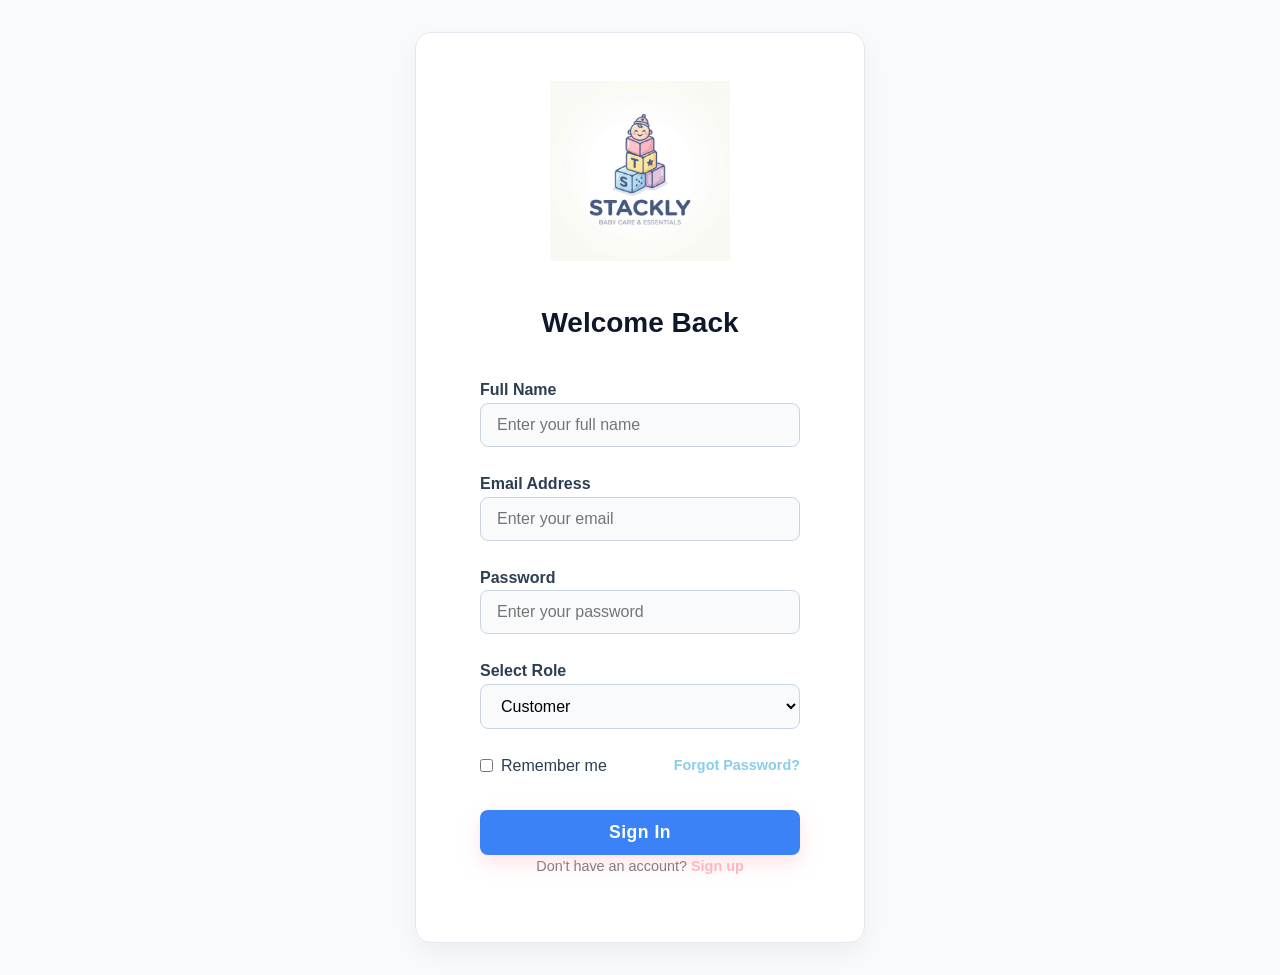
<file: login.html>
<!DOCTYPE html>
<html lang="en">
<head>
    <meta charset="UTF-8">
    <meta name="viewport" content="width=device-width, initial-scale=1.0">
    <title>Login | Stackly Baby Care Store</title>
    <link href="https://cdn.jsdelivr.net/npm/bootstrap-icons@1.11.1/font/bootstrap-icons.css" rel="stylesheet">
    <link rel="stylesheet" href="assets/css/style_v3.css">
    
    <style>
        .login-section {
            background: #f8fafc;
            min-height: 100vh;
            display: flex;
            align-items: center;
            justify-content: center;
            padding: 2rem;
            font-family: 'Inter', sans-serif;
        }
        .login-card {
            background: #ffffff;
            border: 1px solid #e2e8f0;
            padding: 3rem 4rem;
            border-radius: 16px;
            box-shadow: 0 10px 25px rgba(0,0,0,0.05);
            width: 100%;
            max-width: 450px;
            text-align: center;
            transition: all 0.3s ease;
        }
        .login-card:hover {
            box-shadow: 0 15px 35px rgba(0,0,0,0.08);
            transform: translateY(-2px);
        }
        .login-card .logo-container img {
            width: 100%;
            max-width: 180px;
            height: auto;
            margin-bottom: 2rem;
            object-fit: contain;
        }
        .login-card h2 {
            color: #0f172a;
            font-weight: 700;
            font-size: 1.75rem;
            margin-bottom: 2rem;
        }
        .form-control {
            border: 1px solid #cbd5e1;
            border-radius: 8px;
            padding: 0.75rem 1rem;
            background-color: #f8fafc;
            transition: all 0.3s ease;
        }
        .form-control:focus {
            background-color: #ffffff;
            border-color: #3b82f6;
            box-shadow: 0 0 0 3px rgba(59, 130, 246, 0.1);
        }
        .btn-primary {
            background: #3b82f6;
            border: none;
            border-radius: 8px;
            padding: 0.75rem 1rem;
            font-weight: 600;
            letter-spacing: 0.5px;
            transition: all 0.3s ease;
        }
        .btn-primary:hover {
            background: #2563eb;
            box-shadow: 0 4px 12px rgba(37, 99, 235, 0.2);
        }
        @media (max-width: 576px) {
            .login-section { padding: 1rem; }
            .login-card { padding: 2rem 1.5rem; }
        }
    </style>

</head>
<body>

    <section class="login-section">
        <div class="login-card animate-fade">
            
            <a href="index.html" class="logo-container" style="display: block;">
                <img src="assets/images/logo.webp" alt="Stackly Logo">
            </a>

            <h2 class="mb-4">Welcome Back</h2>
            <form id="loginForm">
                <div class="form-group mb-3" style="text-align: left;">
                    <label class="mb-2" style="display: block; font-weight: bold;">Full Name</label>
                    <input type="text" id="loginName" class="form-control" placeholder="Enter your full name" required>
                </div>
                <div class="form-group mb-3" style="text-align: left;">
                    <label class="mb-2" style="display: block; font-weight: bold;">Email Address</label>
                    <input type="email" id="loginEmail" class="form-control" placeholder="Enter your email" required>
                </div>
                <div class="form-group mb-3" style="text-align: left;">
                    <label class="mb-2" style="display: block; font-weight: bold;">Password</label>
                    <input type="password" class="form-control" placeholder="Enter your password" required>
                </div>
                <div class="form-group mb-4" style="text-align: left;">
                    <label class="mb-2" style="display: block; font-weight: bold;">Select Role</label>
                    <select id="roleSelect" class="form-control" required style="cursor: pointer;">
                        <option value="customer">Customer</option>
                        <option value="admin">Admin</option>
                    </select>
                </div>
                <div style="display: flex; justify-content: space-between; align-items: center; margin-bottom: 2rem;">
                    <label style="display: flex; align-items: center; cursor: pointer;">
                        <input type="checkbox" style="margin-right: 0.5rem;"> Remember me
                    </label>
                    <a href="404.html" style="color: var(--secondary); font-weight: bold; font-size: 0.9rem;">Forgot Password?</a>
                </div>
                <button type="submit" class="btn btn-primary" style="width: 100%;">Sign In</button>
            </form>
            <p class="mt-4" style="font-size: 0.9rem;">Don't have an account? <a href="register.html" style="color: var(--primary); font-weight: bold;">Sign up</a></p>
        </div>
    </section>

    <script src="assets/js/main.js"></script>
</body>
</html>
</file>
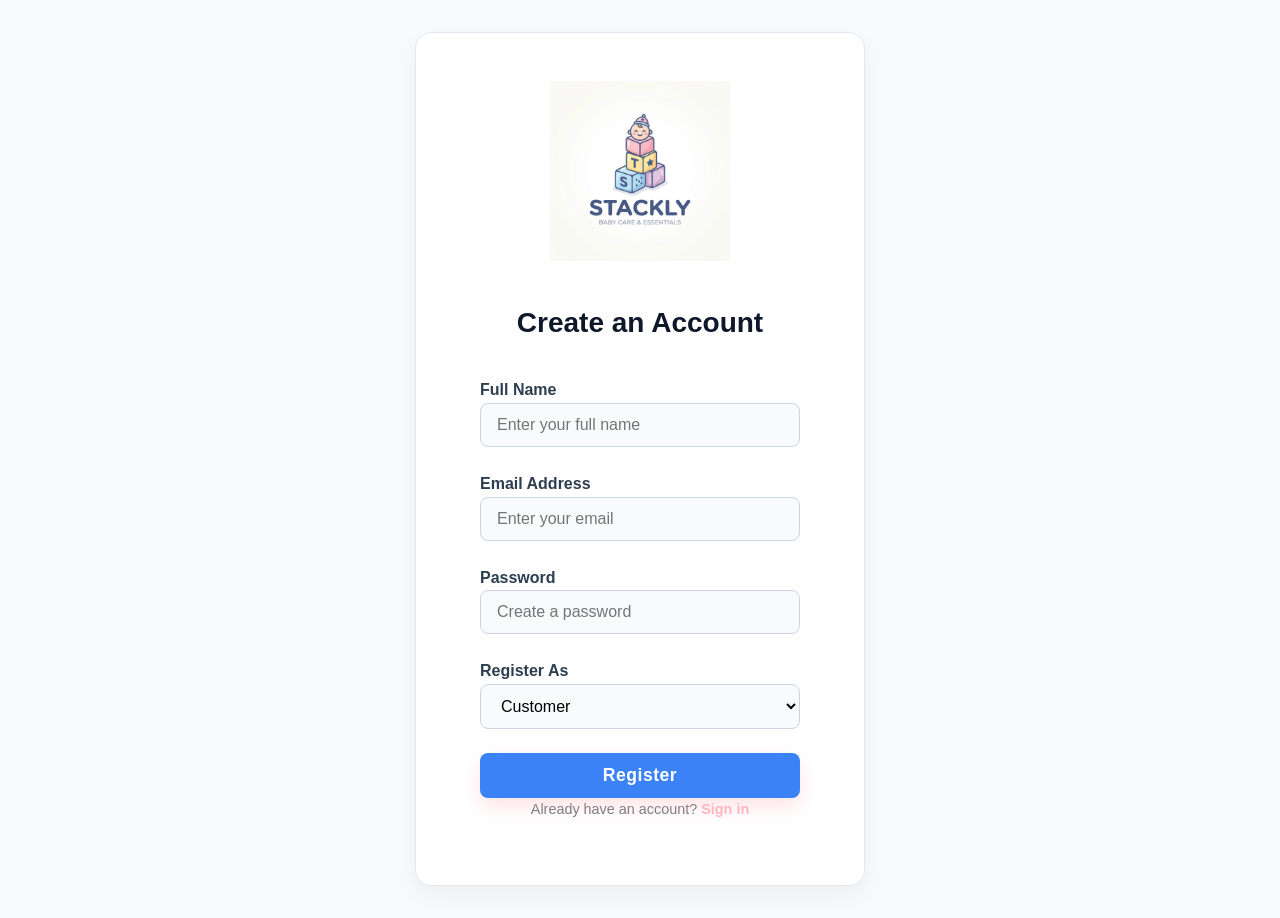
<file: register.html>
<!DOCTYPE html>
<html lang="en">
<head>
    <meta charset="UTF-8">
    <meta name="viewport" content="width=device-width, initial-scale=1.0">
    <title>Register | Stackly Baby Care Store</title>
    <link href="https://cdn.jsdelivr.net/npm/bootstrap-icons@1.11.1/font/bootstrap-icons.css" rel="stylesheet">
    <link rel="stylesheet" href="assets/css/style_v3.css">
    
    <style>
        .login-section {
            background: #f8fafc;
            min-height: 100vh;
            display: flex;
            align-items: center;
            justify-content: center;
            padding: 2rem;
            font-family: 'Inter', sans-serif;
        }
        .login-card {
            background: #ffffff;
            border: 1px solid #e2e8f0;
            padding: 3rem 4rem;
            border-radius: 16px;
            box-shadow: 0 10px 25px rgba(0,0,0,0.05);
            width: 100%;
            max-width: 450px;
            text-align: center;
            transition: all 0.3s ease;
        }
        .login-card:hover {
            box-shadow: 0 15px 35px rgba(0,0,0,0.08);
            transform: translateY(-2px);
        }
        .login-card .logo-container img {
            width: 100%;
            max-width: 180px;
            height: auto;
            margin-bottom: 2rem;
            object-fit: contain;
        }
        .login-card h2 {
            color: #0f172a;
            font-weight: 700;
            font-size: 1.75rem;
            margin-bottom: 2rem;
        }
        .form-control {
            border: 1px solid #cbd5e1;
            border-radius: 8px;
            padding: 0.75rem 1rem;
            background-color: #f8fafc;
            transition: all 0.3s ease;
        }
        .form-control:focus {
            background-color: #ffffff;
            border-color: #3b82f6;
            box-shadow: 0 0 0 3px rgba(59, 130, 246, 0.1);
        }
        .btn-primary {
            background: #3b82f6;
            border: none;
            border-radius: 8px;
            padding: 0.75rem 1rem;
            font-weight: 600;
            letter-spacing: 0.5px;
            transition: all 0.3s ease;
        }
        .btn-primary:hover {
            background: #2563eb;
            box-shadow: 0 4px 12px rgba(37, 99, 235, 0.2);
        }
        @media (max-width: 576px) {
            .login-section { padding: 1rem; }
            .login-card { padding: 2rem 1.5rem; }
        }
    </style>

</head>
<body>

    <section class="login-section">
        <div class="login-card animate-fade">
            
            <a href="index.html" class="logo-container" style="display: block;">
                <img src="assets/images/logo.webp" alt="Stackly Logo">
            </a>

            <h2 class="mb-4">Create an Account</h2>
             <form id="loginForm">
                <div class="form-group mb-3" style="text-align: left;">
                    <label class="mb-2" style="display: block; font-weight: bold;">Full Name</label>
                    <input type="text" id="registerName" class="form-control" placeholder="Enter your full name" required>
                </div>
                <div class="form-group mb-3" style="text-align: left;">
                    <label class="mb-2" style="display: block; font-weight: bold;">Email Address</label>
                    <input type="email" id="registerEmail" class="form-control" placeholder="Enter your email" required>
                </div>
                <div class="form-group mb-3" style="text-align: left;">
                    <label class="mb-2" style="display: block; font-weight: bold;">Password</label>
                    <input type="password" class="form-control" placeholder="Create a password" required>
                </div>
                <div class="form-group mb-4" style="text-align: left;">
                    <label class="mb-2" style="display: block; font-weight: bold;">Register As</label>
                    <select id="roleSelect" class="form-control" required style="cursor: pointer;">
                        <option value="customer">Customer</option>
                        <option value="admin">Admin</option>
                    </select>
                </div>
                <button type="submit" class="btn btn-primary" style="width: 100%;">Register</button>
            </form>
            <p class="mt-4" style="font-size: 0.9rem;">Already have an account? <a href="login.html" style="color: var(--primary); font-weight: bold;">Sign in</a></p>
        </div>
    </section>

    <script src="assets/js/main.js"></script>
</body>
</html>
</file>
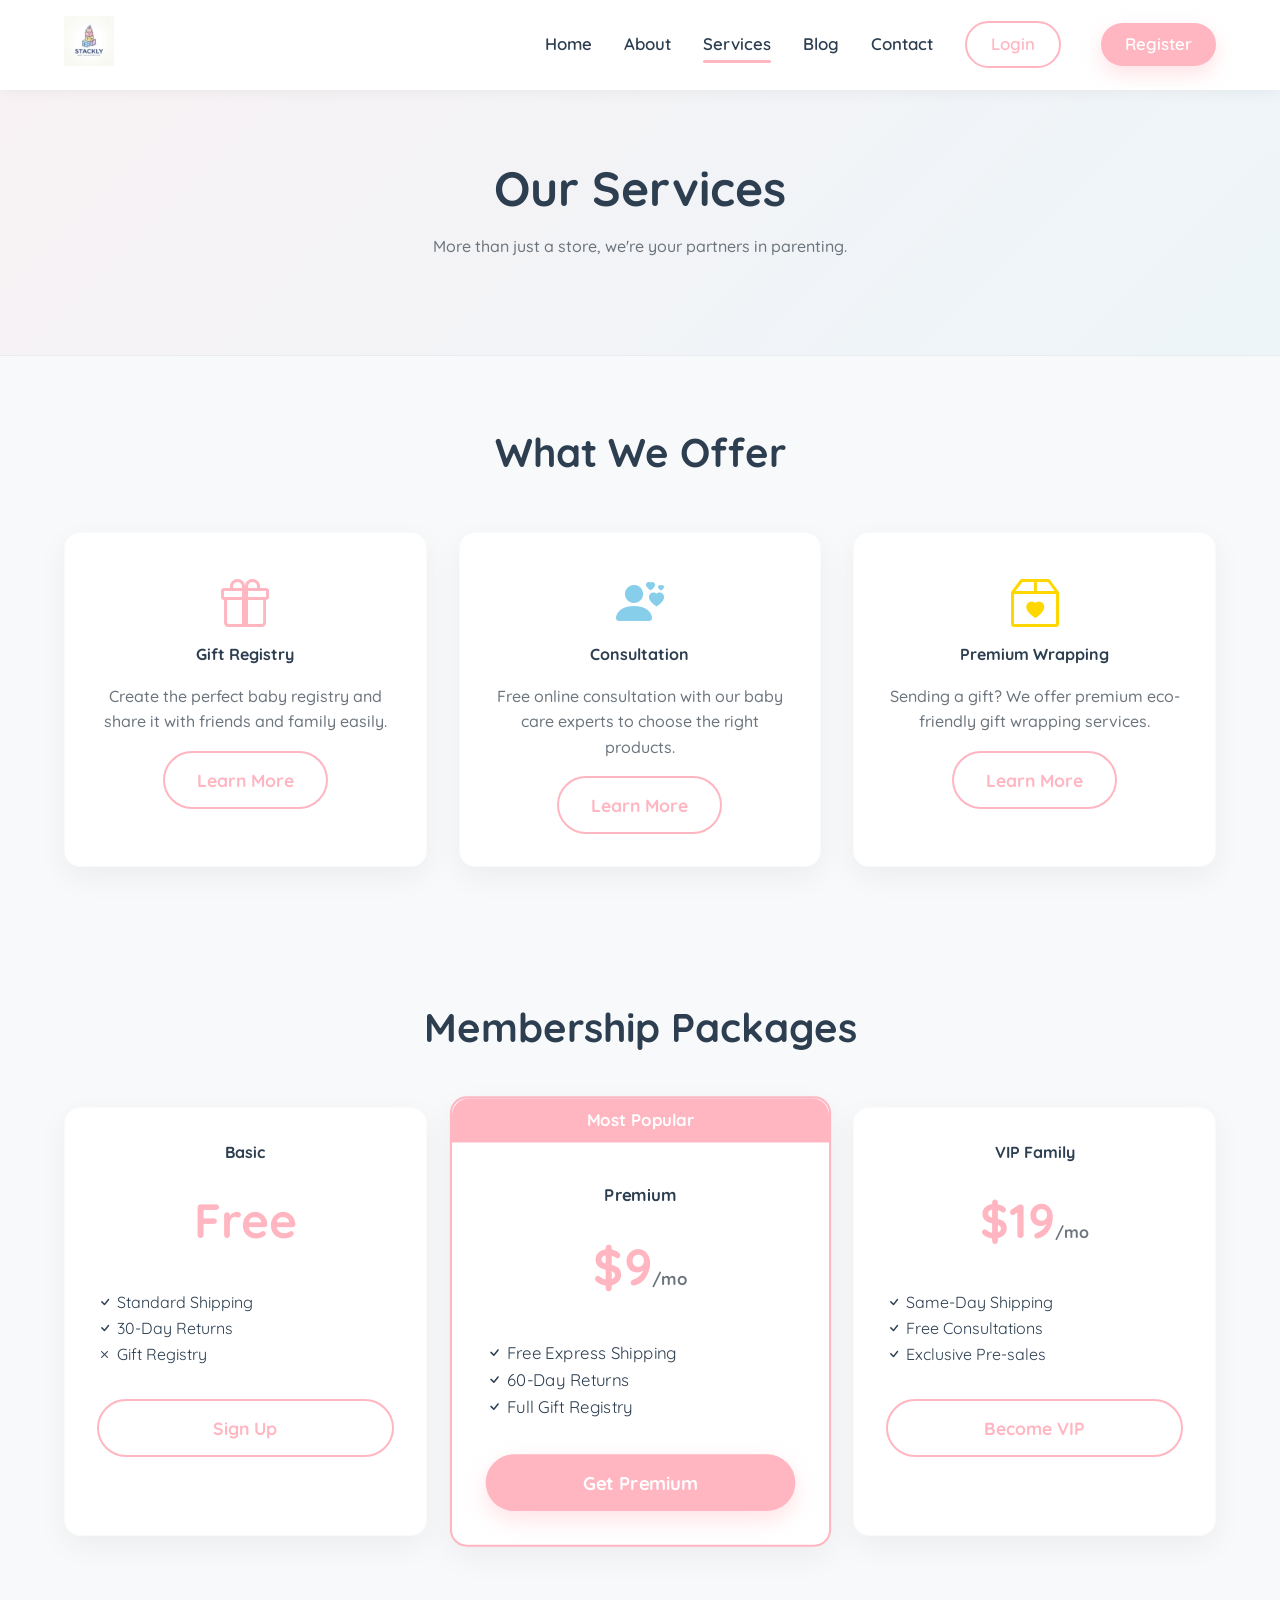
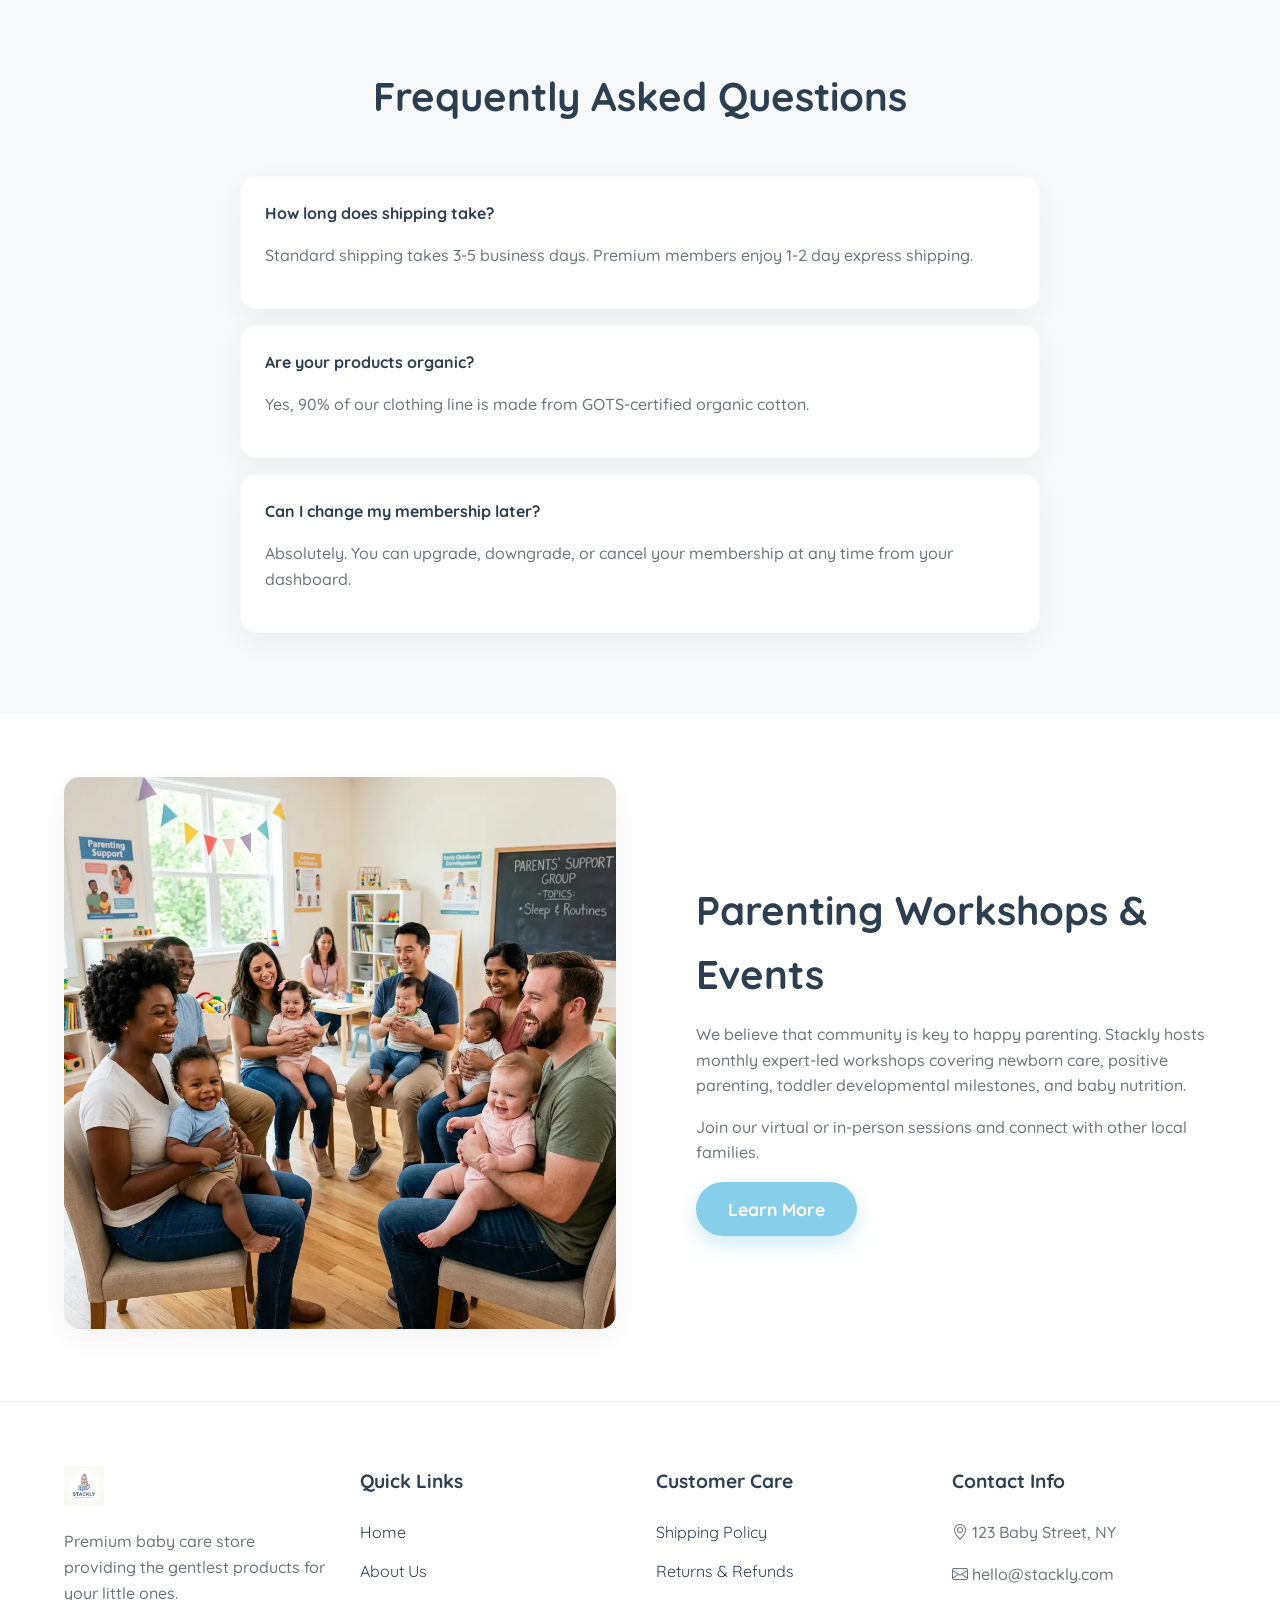
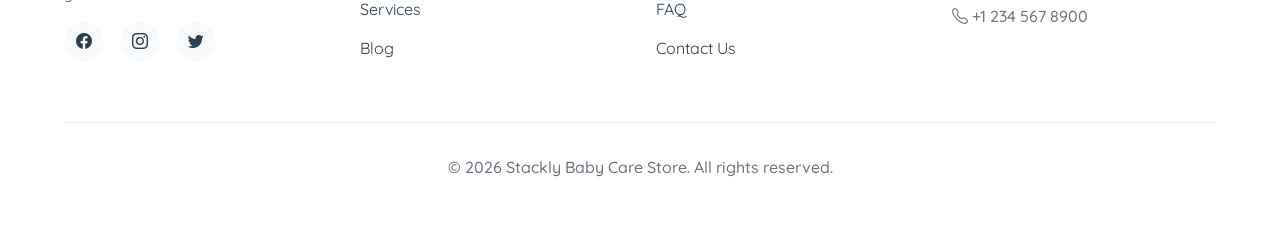
<file: services.html>
<!DOCTYPE html>
<html lang="en">
<head>
    <meta charset="UTF-8">
    <meta name="viewport" content="width=device-width, initial-scale=1.0">
    <title>Services | Stackly Baby Care Store</title>
    <link href="https://cdn.jsdelivr.net/npm/bootstrap-icons@1.11.1/font/bootstrap-icons.css" rel="stylesheet">
    <link rel="stylesheet" href="assets/css/style_v3.css">
</head>
<body>

    <!-- Header -->
    <header>
        <div class="container navbar">
            <a href="index.html" class="logo">
                <img src="assets/images/logo.webp" alt="Stackly Logo">
            </a>
            <nav class="nav-links">
                <a href="index.html">Home</a>
                <a href="about.html">About</a>
                <a href="services.html" class="active">Services</a>
                <a href="blog.html">Blog</a>
                <a href="contact.html">Contact</a>
                <a href="login.html" class="btn btn-outline" style="padding: 0.5rem 1.5rem; margin-right: 0.5rem;">Login</a><a href="register.html" class="btn btn-primary" style="color: white; padding: 0.5rem 1.5rem;">Register</a>
            </nav>
            <div class="mobile-menu-btn">
                <i class="bi bi-list"></i>
            </div>
        </div>
    </header>

    <!-- 1. Page Header -->
    <section class="page-header">
        <div class="container animate-fade">
            <h1>Our Services</h1>
            <p>More than just a store, we're your partners in parenting.</p>
        </div>
    </section>

    <!-- 2. Core Services -->
    <section class="py-5">
        <div class="container text-center reveal">
            <h2 class="mb-5">What We Offer</h2>
            <div class="grid-3">
                <div class="card">
                    <i class="bi bi-gift fs-1 text-primary" style="font-size: 3rem; color: var(--primary);"></i>
                    <h4 class="mt-3">Gift Registry</h4>
                    <p>Create the perfect baby registry and share it with friends and family easily.</p>
                    <a href="404.html" class="btn btn-outline mt-3">Learn More</a>
                </div>
                <div class="card">
                    <i class="bi bi-person-hearts fs-1 text-secondary" style="font-size: 3rem; color: var(--secondary);"></i>
                    <h4 class="mt-3">Consultation</h4>
                    <p>Free online consultation with our baby care experts to choose the right products.</p>
                    <a href="404.html" class="btn btn-outline mt-3">Learn More</a>
                </div>
                <div class="card">
                    <i class="bi bi-box2-heart fs-1 text-accent" style="font-size: 3rem; color: var(--accent);"></i>
                    <h4 class="mt-3">Premium Wrapping</h4>
                    <p>Sending a gift? We offer premium eco-friendly gift wrapping services.</p>
                    <a href="404.html" class="btn btn-outline mt-3">Learn More</a>
                </div>
            </div>
        </div>
    </section>

    <!-- 3. Pricing / Packages -->
    <section class="py-5 bg-light" style="background: var(--light);">
        <div class="container text-center reveal">
            <h2 class="mb-5">Membership Packages</h2>
            <div class="grid-3">
                <div class="card">
                    <h4>Basic</h4>
                    <h2 style="color: var(--primary); font-size: 3rem;">Free</h2>
                    <ul class="mt-3" style="text-align: left; margin: 2rem 0;">
                        <li class="mb-2"><i class="bi bi-check text-primary"></i> Standard Shipping</li>
                        <li class="mb-2"><i class="bi bi-check text-primary"></i> 30-Day Returns</li>
                        <li class="mb-2"><i class="bi bi-x text-gray"></i> Gift Registry</li>
                    </ul>
                    <a href="login.html" class="btn btn-outline" style="width: 100%;">Sign Up</a>
                </div>
                <div class="card" style="border: 2px solid var(--primary); transform: scale(1.05); z-index: 1;">
                    <div style="background: var(--primary); color: white; padding: 0.5rem; position: absolute; top: 0; left: 0; width: 100%; border-radius: var(--radius) var(--radius) 0 0; font-weight: bold;">Most Popular</div>
                    <h4 class="mt-5">Premium</h4>
                    <h2 style="color: var(--primary); font-size: 3rem;">$9<span style="font-size: 1rem; color: var(--gray);">/mo</span></h2>
                    <ul class="mt-3" style="text-align: left; margin: 2rem 0;">
                        <li class="mb-2"><i class="bi bi-check text-primary"></i> Free Express Shipping</li>
                        <li class="mb-2"><i class="bi bi-check text-primary"></i> 60-Day Returns</li>
                        <li class="mb-2"><i class="bi bi-check text-primary"></i> Full Gift Registry</li>
                    </ul>
                    <a href="login.html" class="btn btn-primary" style="width: 100%;">Get Premium</a>
                </div>
                <div class="card">
                    <h4>VIP Family</h4>
                    <h2 style="color: var(--primary); font-size: 3rem;">$19<span style="font-size: 1rem; color: var(--gray);">/mo</span></h2>
                    <ul class="mt-3" style="text-align: left; margin: 2rem 0;">
                        <li class="mb-2"><i class="bi bi-check text-primary"></i> Same-Day Shipping</li>
                        <li class="mb-2"><i class="bi bi-check text-primary"></i> Free Consultations</li>
                        <li class="mb-2"><i class="bi bi-check text-primary"></i> Exclusive Pre-sales</li>
                    </ul>
                    <a href="login.html" class="btn btn-outline" style="width: 100%;">Become VIP</a>
                </div>
            </div>
        </div>
    </section>

    <!-- 4. FAQ -->
    <section class="py-5">
        <div class="container reveal">
            <h2 class="text-center mb-5">Frequently Asked Questions</h2>
            <div style="max-width: 800px; margin: 0 auto;">
                <div class="card mb-3" style="padding: 1.5rem; margin-bottom: 1rem;">
                    <h4>How long does shipping take?</h4>
                    <p class="mt-2 text-gray">Standard shipping takes 3-5 business days. Premium members enjoy 1-2 day express shipping.</p>
                </div>
                <div class="card mb-3" style="padding: 1.5rem; margin-bottom: 1rem;">
                    <h4>Are your products organic?</h4>
                    <p class="mt-2 text-gray">Yes, 90% of our clothing line is made from GOTS-certified organic cotton.</p>
                </div>
                <div class="card mb-3" style="padding: 1.5rem; margin-bottom: 1rem;">
                    <h4>Can I change my membership later?</h4>
                    <p class="mt-2 text-gray">Absolutely. You can upgrade, downgrade, or cancel your membership at any time from your dashboard.</p>
                </div>
            </div>
        </div>
    </section>

    <!-- 5. Parenting Workshops (New Section) -->
    <section class="py-5" style="background: var(--white);">
        <div class="container reveal grid-2">
            <div>
                <img src="assets/images/workshop.webp" alt="Parenting Workshop" style="border-radius: var(--radius); box-shadow: var(--shadow); width: 100%;">
            </div>
            <div style="padding-left: 2rem;">
                <h2 class="mb-4">Parenting Workshops & Events</h2>
                <p class="text-gray">We believe that community is key to happy parenting. Stackly hosts monthly expert-led workshops covering newborn care, positive parenting, toddler developmental milestones, and baby nutrition.</p>
                <p class="text-gray mb-4">Join our virtual or in-person sessions and connect with other local families.</p>
                <a href="404.html" class="btn btn-secondary">Learn More</a>
            </div>
        </div>
    </section>

    <!-- Footer -->
    <footer>
        <div class="container">
            <div class="footer-grid">
                <div class="footer-col">
                    <img src="assets/images/logo.webp" alt="Stackly Logo" style="height: 40px; margin-bottom: 1rem;">
                    <p>Premium baby care store providing the gentlest products for your little ones.</p>
                    <div class="social-links">
                        <a href="404.html" class="social-link"><i class="bi bi-facebook"></i></a>
                        <a href="404.html" class="social-link"><i class="bi bi-instagram"></i></a>
                        <a href="404.html" class="social-link"><i class="bi bi-twitter"></i></a>
                    </div>
                </div>
                <div class="footer-col">
                    <h4>Quick Links</h4>
                    <ul class="footer-links">
                        <li><a href="index.html">Home</a></li>
                        <li><a href="about.html">About Us</a></li>
                        <li><a href="services.html">Services</a></li>
                        <li><a href="blog.html">Blog</a></li>
                    </ul>
                </div>
                <div class="footer-col">
                    <h4>Customer Care</h4>
                    <ul class="footer-links">
                        <li><a href="404.html">Shipping Policy</a></li>
                        <li><a href="404.html">Returns & Refunds</a></li>
                        <li><a href="404.html">FAQ</a></li>
                        <li><a href="contact.html">Contact Us</a></li>
                    </ul>
                </div>
                <div class="footer-col">
                    <h4>Contact Info</h4>
                    <p><i class="bi bi-geo-alt me-2"></i> 123 Baby Street, NY</p>
                    <p><i class="bi bi-envelope me-2"></i> hello@stackly.com</p>
                    <p><i class="bi bi-telephone me-2"></i> +1 234 567 8900</p>
                </div>
            </div>
            <div class="footer-bottom">
                <p>&copy; 2026 Stackly Baby Care Store. All rights reserved.</p>
            </div>
        </div>
    </footer>

    <script src="assets/js/main.js"></script>
</body>
</html>
</file>
<file: assets/css/style_v3.css>
@import url('https://fonts.googleapis.com/css2?family=Quicksand:wght@400;500;600;700&display=swap');

:root {
  --primary: #FFB6C1; /* Light Pink */
  --secondary: #87CEEB; /* Sky Blue */
  --accent: #FFD700; /* Warm Yellow */
  --dark: #2C3E50; /* Text */
  --light: #F8F9FA; /* Background */
  --white: #FFFFFF;
  --gray: #6C757D;
  --gray-light: #E9ECEF;
  --transition: all 0.3s cubic-bezier(0.25, 0.8, 0.25, 1);
  --shadow: 0 10px 30px rgba(0,0,0,0.05);
  --shadow-hover: 0 15px 35px rgba(0,0,0,0.1);
  --radius: 16px;
}

* {
  margin: 0;
  padding: 0;
  box-sizing: border-box;
}

html, body {
  width: 100%;
  overflow-x: hidden;
  position: relative;
}

body {
  font-family: 'Quicksand', sans-serif;
  color: var(--dark);
  background-color: var(--light);
  line-height: 1.6;
}

a {
  text-decoration: none;
  color: var(--dark);
  transition: var(--transition);
}

ul {
  list-style: none;
}

img {
  max-width: 100%;
  height: auto;
}

/* Typography */
h1, h2, h3, h4, h5, h6 {
  font-weight: 700;
  margin-bottom: 1rem;
  color: var(--dark);
}

h1 { font-size: 3.5rem; line-height: 1.2; }
h2 { font-size: 2.5rem; }
h3 { font-size: 1.75rem; }
p { margin-bottom: 1rem; color: var(--gray); font-weight: 500; }

/* Utilities */
.container {
  width: 100%;
  max-width: 1200px;
  margin: 0 auto;
  padding: 0 1.5rem;
}

.text-center { text-align: center; }
.mt-5 { margin-top: 3rem; }
.mb-5 { margin-bottom: 3rem; }
.py-5 { padding: 4rem 0; }

/* Buttons */
.btn {
  display: inline-flex;
  align-items: center;
  justify-content: center;
  padding: 0.8rem 2rem;
  border-radius: 30px;
  font-weight: 700;
  font-size: 1.1rem;
  cursor: pointer;
  border: none;
  transition: var(--transition);
  position: relative;
  overflow: hidden;
  z-index: 1;
}

.btn-primary {
  background: var(--primary);
  color: var(--white);
  box-shadow: 0 8px 20px rgba(255, 182, 193, 0.4);
}

.btn-primary:hover {
  transform: translateY(-3px);
  box-shadow: 0 12px 25px rgba(255, 182, 193, 0.6);
  background: #ff9eac;
}

.btn-secondary {
  background: var(--secondary);
  color: var(--white);
  box-shadow: 0 8px 20px rgba(135, 206, 235, 0.4);
}

.btn-secondary:hover {
  transform: translateY(-3px);
  box-shadow: 0 12px 25px rgba(135, 206, 235, 0.6);
  background: #75bfe0;
}

.btn-outline {
  background: transparent;
  color: var(--primary);
  border: 2px solid var(--primary);
}

.btn-outline:hover {
  background: var(--primary);
  color: var(--white);
}

/* Header & Navigation */
header {
  position: fixed;
  top: 0;
  left: 0;
  width: 100%;
  background: rgba(255, 255, 255, 0.95);
  backdrop-filter: blur(10px);
  z-index: 1000;
  box-shadow: 0 2px 15px rgba(0,0,0,0.05);
  padding: 1rem 0;
  transition: var(--transition);
}

.navbar {
  display: flex;
  justify-content: space-between;
  align-items: center;
}

.logo img {
  height: 50px;
  transition: var(--transition);
}

.nav-links {
  display: flex;
  gap: 2rem;
  align-items: center;
}

.nav-links a {
  font-weight: 600;
  font-size: 1.05rem;
  position: relative;
}

.nav-links a::after {
  content: '';
  position: absolute;
  bottom: -5px;
  left: 0;
  width: 0%;
  height: 3px;
  background: var(--primary);
  transition: var(--transition);
  border-radius: 2px;
}

.nav-links a:hover::after, .nav-links a.active::after {
  width: 100%;
}

.mobile-menu-btn {
  display: none;
  font-size: 1.5rem;
  color: var(--dark);
  cursor: pointer;
}

/* Animations */
@keyframes float {
  0% { transform: translateY(0px); }
  50% { transform: translateY(-15px); }
  100% { transform: translateY(0px); }
}

@keyframes float-slow {
  0% { transform: translateY(0px) rotate(0deg); }
  50% { transform: translateY(-20px) rotate(180deg); }
  100% { transform: translateY(0px) rotate(360deg); }
}

@keyframes pulse {
  0% { transform: scale(1); }
  50% { transform: scale(1.05); }
  100% { transform: scale(1); }
}

@keyframes fadeIn {
  from { opacity: 0; transform: translateY(20px); }
  to { opacity: 1; transform: translateY(0); }
}

.animate-fade {
  animation: fadeIn 1s ease-out forwards;
}

/* Staggered Animations */
@keyframes fadeInUp {
  from {
    opacity: 0;
    transform: translateY(30px);
  }
  to {
    opacity: 1;
    transform: translateY(0);
  }
}

@keyframes scaleIn {
  from {
    opacity: 0;
    transform: scale(0.9);
  }
  to {
    opacity: 1;
    transform: scale(1);
  }
}

.animate-up {
  opacity: 0;
  animation: fadeInUp 0.8s cubic-bezier(0.25, 1, 0.5, 1) forwards;
}

.animate-scale-in {
  opacity: 0;
  animation: scaleIn 1s cubic-bezier(0.25, 1, 0.5, 1) forwards;
}

.delay-1 { animation-delay: 0.1s; }
.delay-2 { animation-delay: 0.2s; }
.delay-3 { animation-delay: 0.3s; }
.delay-4 { animation-delay: 0.4s; }

/* Scroll Animations */
.reveal {
  opacity: 0;
  transform: translateY(30px);
  transition: all 0.8s cubic-bezier(0.5, 0, 0, 1);
}

.reveal.active {
  opacity: 1;
  transform: translateY(0);
}

.reveal-left {
  opacity: 0;
  transform: translateX(-50px);
  transition: all 0.8s cubic-bezier(0.5, 0, 0, 1);
}

.reveal-left.active {
  opacity: 1;
  transform: translateX(0);
}

.reveal-right {
  opacity: 0;
  transform: translateX(50px);
  transition: all 0.8s cubic-bezier(0.5, 0, 0, 1);
}

.reveal-right.active {
  opacity: 1;
  transform: translateX(0);
}

.reveal-scale {
  opacity: 0;
  transform: scale(0.9);
  transition: all 0.8s cubic-bezier(0.5, 0, 0, 1);
}

.reveal-scale.active {
  opacity: 1;
  transform: scale(1);
}

/* Footer */
footer {
  background: var(--white);
  padding: 4rem 0 2rem;
  border-top: 1px solid var(--gray-light);
}

.footer-grid {
  display: grid;
  grid-template-columns: repeat(auto-fit, minmax(200px, 1fr));
  gap: 2rem;
  margin-bottom: 3rem;
}

.footer-col h4 {
  margin-bottom: 1.5rem;
  font-size: 1.2rem;
}

.footer-links li {
  margin-bottom: 0.8rem;
}

.footer-links a:hover {
  color: var(--primary);
  padding-left: 5px;
}

.social-links {
  display: flex;
  gap: 1rem;
  margin-top: 1rem;
}

.social-links a {
  display: inline-flex;
  align-items: center;
  justify-content: center;
  width: 40px;
  height: 40px;
  border-radius: 50%;
  background: var(--light);
  color: var(--dark);
  transition: var(--transition);
}

.social-links a:hover {
  background: var(--primary);
  color: var(--white);
  transform: translateY(-3px);
}

.footer-bottom {
  text-align: center;
  padding-top: 2rem;
  border-top: 1px solid var(--gray-light);
}

/* Forms */
.form-group {
  margin-bottom: 1.5rem;
}

.form-control {
  width: 100%;
  padding: 1rem 1.5rem;
  border: 2px solid var(--gray-light);
  border-radius: var(--radius);
  font-family: inherit;
  font-size: 1rem;
  transition: var(--transition);
  background: var(--white);
}

.form-control:focus {
  outline: none;
  border-color: var(--secondary);
  box-shadow: 0 0 0 4px rgba(135, 206, 235, 0.1);
}

/* Grid System for Sections */
.grid-2 { display: grid; grid-template-columns: repeat(2, minmax(0, 1fr)); gap: 3rem; align-items: center; }
.grid-3 { display: grid; grid-template-columns: repeat(3, minmax(0, 1fr)); gap: 2rem; }
.grid-4 { display: grid; grid-template-columns: repeat(4, minmax(0, 1fr)); gap: 1.5rem; }

section {
  position: relative;
  overflow: hidden;
}

/* Cards */
.card {
  background: var(--white);
  border-radius: var(--radius);
  padding: 2rem;
  box-shadow: var(--shadow);
  transition: var(--transition);
  border: 1px solid rgba(0,0,0,0.02);
  height: 100%;
}

.card:hover {
  transform: translateY(-10px);
  box-shadow: var(--shadow-hover);
}

.card-img {
  width: 100%;
  height: 250px;
  object-fit: cover;
  border-radius: var(--radius) var(--radius) 0 0;
  margin: -2rem -2rem 1.5rem -2rem;
  width: calc(100% + 4rem);
}

/* Page Header */
.page-header {
  padding: 10rem 0 5rem;
  background: linear-gradient(135deg, rgba(255,182,193,0.1), rgba(135,206,235,0.1));
  text-align: center;
  border-bottom: 1px solid var(--gray-light);
}

.page-header h1 {
  font-size: 3rem;
  margin-bottom: 1rem;
}

/* Instagram Section Styling */
.instagram-item {
  position: relative;
  border-radius: var(--radius);
  overflow: hidden;
  height: 250px;
  cursor: pointer;
  box-shadow: var(--shadow);
}

.instagram-item img {
  width: 100%;
  height: 100%;
  object-fit: cover;
  transition: var(--transition);
}

.instagram-overlay {
  position: absolute;
  top: 0;
  left: 0;
  width: 100%;
  height: 100%;
  background: rgba(255, 182, 193, 0.6); /* soft translucent overlay */
  display: flex;
  align-items: center;
  justify-content: center;
  opacity: 0;
  transition: var(--transition);
  color: var(--white);
  font-size: 2rem;
}

.instagram-item:hover img {
  transform: scale(1.1);
}

.instagram-item:hover .instagram-overlay {
  opacity: 1;
}

/* Newsletter Section styling */
.newsletter {
  padding: 5rem 0;
  background: var(--light);
  text-align: center;
}

.newsletter-form {
  max-width: 500px;
  margin: 2rem auto 0;
  display: flex;
  gap: 1rem;
}

.newsletter-form input {
  flex: 1;
  padding: 1rem;
  border-radius: 30px;
  border: 1px solid var(--gray-light);
}

/* Prevent body scrolling when mobile menu is active */
body.menu-open {
  overflow: hidden !important;
  height: 100vh;
}

/* Mobile Responsiveness (Consolidated at the bottom to guarantee override precedence) */
@media (max-width: 991px) {
  h1 { font-size: 2.8rem; }
  .grid-4 { grid-template-columns: repeat(2, 1fr); }
  .grid-3 { grid-template-columns: repeat(2, 1fr); gap: 2rem; }
  .grid-2 { grid-template-columns: 1fr; gap: 2rem; }
}

@media (max-width: 768px) {
  .mobile-menu-btn { display: block; }
  .nav-links {
    position: fixed;
    top: 70px;
    right: -100%;
    left: auto;
    width: 80%;
    max-width: 320px;
    height: calc(100vh - 70px);
    background: var(--white);
    flex-direction: column;
    justify-content: flex-start;
    align-items: center;
    gap: 1.5rem;
    padding: 2.5rem 1.5rem;
    transition: var(--transition);
    z-index: 999;
    box-shadow: -5px 0 15px rgba(0,0,0,0.05);
    overflow-y: auto;
    overscroll-behavior: contain;
  }
  .nav-links.active { right: 0; }
  .nav-links a {
    width: 100%;
    text-align: center;
    padding: 0.5rem 0;
  }
  .nav-links a.btn {
    width: auto;
    min-width: 150px;
    justify-content: center;
    margin-right: 0 !important;
  }
  .grid-3, .grid-4 { grid-template-columns: 1fr; }
  h1 { font-size: 2.2rem; }
  .py-5 { padding: 3rem 0; }

  /* Newsletter Stacking */
  .newsletter-form {
    flex-direction: column;
    gap: 0.8rem;
    padding: 0 1rem;
  }
  .newsletter-form input, .newsletter-form button {
    width: 100%;
    border-radius: 30px;
  }
}

@media (max-width: 576px) {
  .container { padding: 0 1rem; }
  .grid-2, .grid-3, .grid-4 { grid-template-columns: 1fr; }
}
</file>
